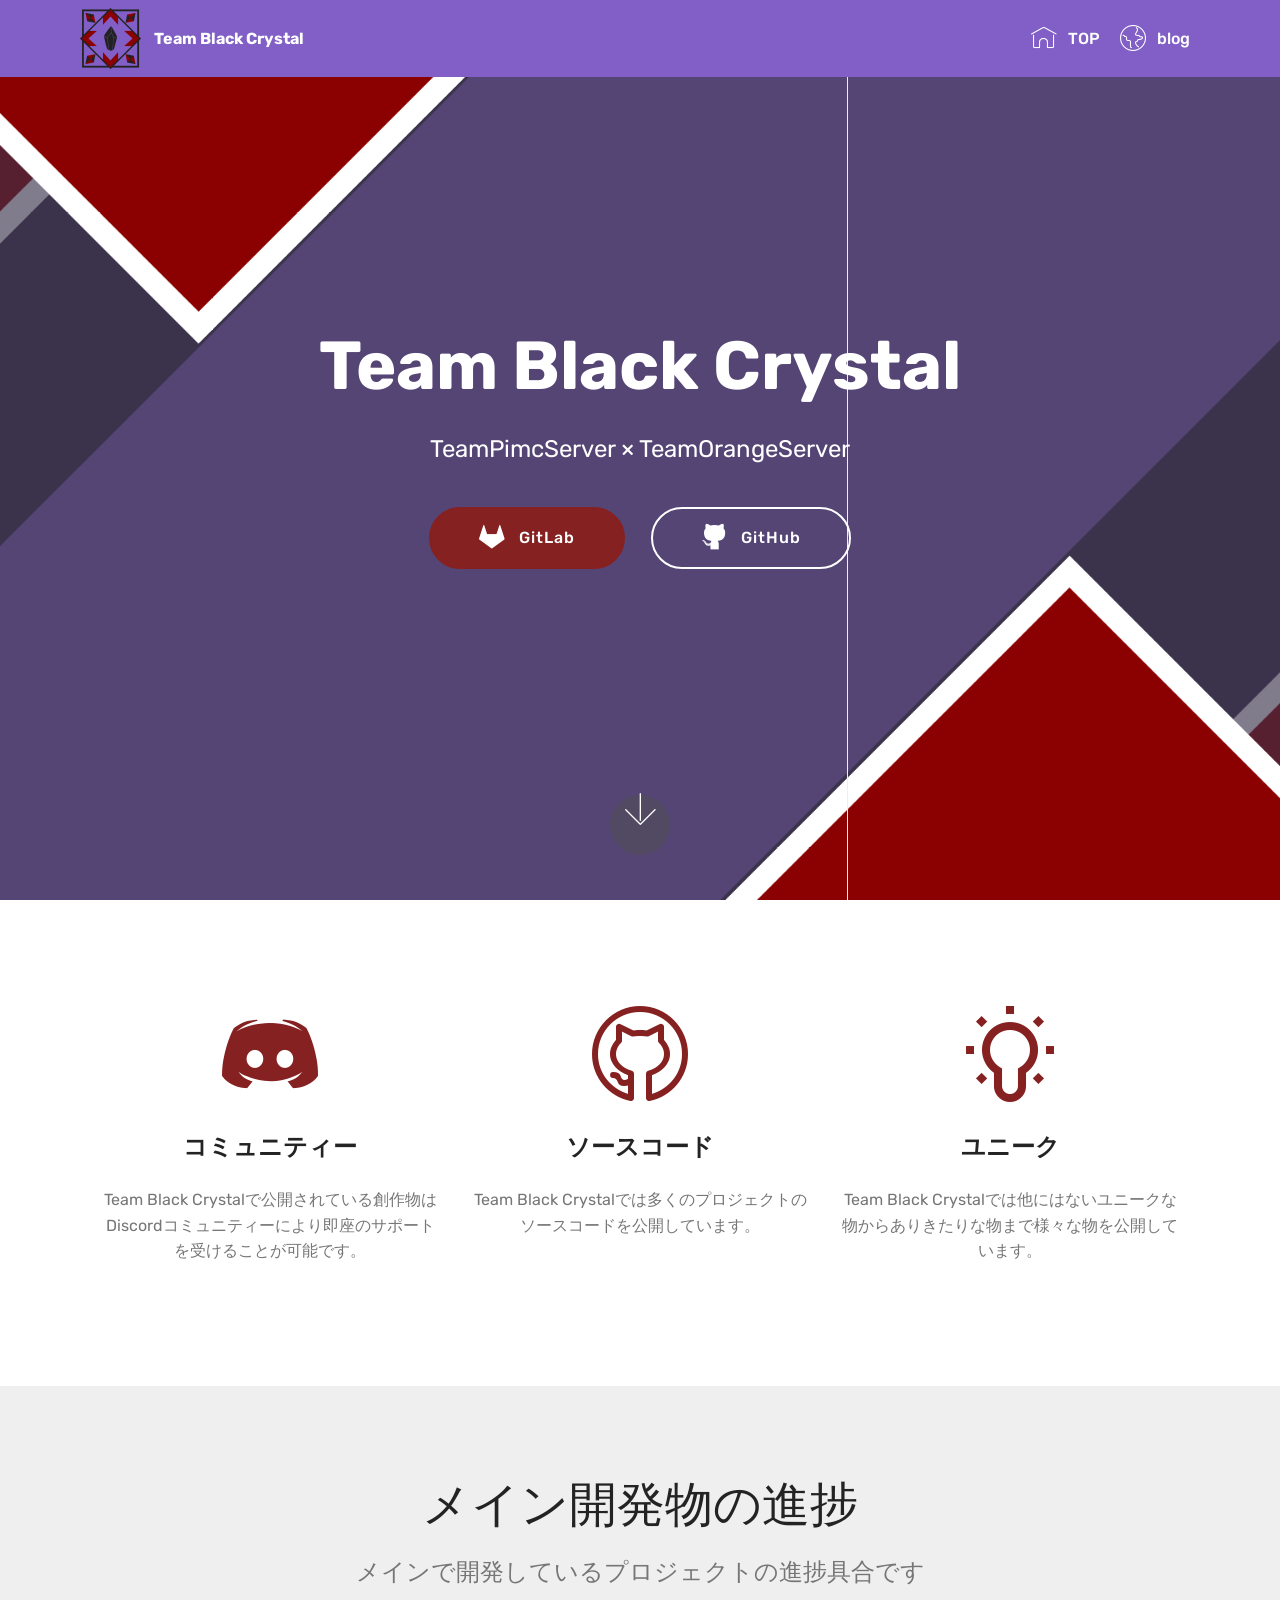
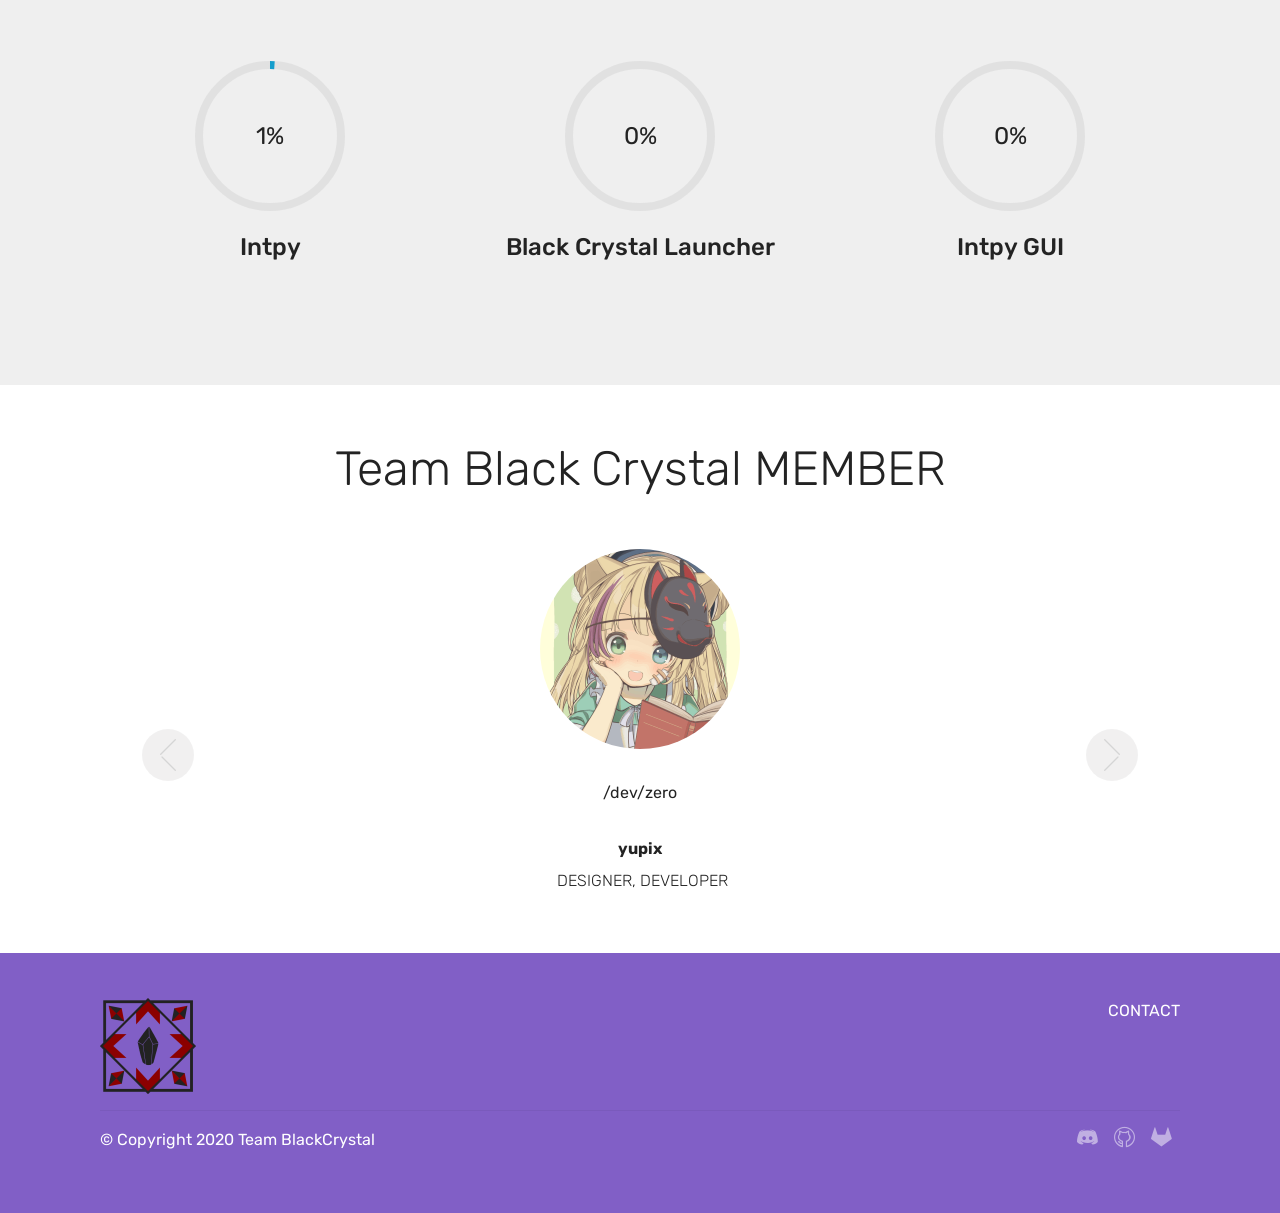
<file: docs/index.html>
<!DOCTYPE html>
<html  >
<head>
  <!-- Site made with Mobirise Website Builder v4.12.4, https://mobirise.com -->
  <meta charset="UTF-8">
  <meta http-equiv="X-UA-Compatible" content="IE=edge">
  <meta name="generator" content="Mobirise v4.12.4, mobirise.com">
  <meta name="viewport" content="width=device-width, initial-scale=1, minimum-scale=1">
  <link rel="shortcut icon" href="assets/images/team-black-crystal-122x122.png" type="image/x-icon">
  <meta name="description" content="TeamBlackCrystal">
  
  
  <title>TeamBlackCrystal-Home</title>
  <link rel="stylesheet" href="assets/web/assets/mobirise-icons2/mobirise2.css">
  <link rel="stylesheet" href="assets/web/assets/mobirise-icons-bold/mobirise-icons-bold.css">
  <link rel="stylesheet" href="assets/web/assets/mobirise-icons/mobirise-icons.css">
  <link rel="stylesheet" href="assets/bootstrap/css/bootstrap.min.css">
  <link rel="stylesheet" href="assets/bootstrap/css/bootstrap-grid.min.css">
  <link rel="stylesheet" href="assets/bootstrap/css/bootstrap-reboot.min.css">
  <link rel="stylesheet" href="assets/facebook-plugin/style.css">
  <link rel="stylesheet" href="assets/as-pie-progress/css/progress.min.css">
  <link rel="stylesheet" href="assets/dropdown/css/style.css">
  <link rel="stylesheet" href="assets/tether/tether.min.css">
  <link rel="stylesheet" href="assets/socicon/css/styles.css">
  <link rel="stylesheet" href="assets/animatecss/animate.min.css">
  <link rel="stylesheet" href="assets/theme/css/style.css">
  <link rel="preload" as="style" href="assets/mobirise/css/mbr-additional.css"><link rel="stylesheet" href="assets/mobirise/css/mbr-additional.css" type="text/css">
  
  
  
</head>
<body>
  <section class="menu cid-qTkzRZLJNu" once="menu" id="menu1-0">

    

    <nav class="navbar navbar-expand beta-menu navbar-dropdown align-items-center navbar-fixed-top navbar-toggleable-sm">
        <button class="navbar-toggler navbar-toggler-right" type="button" data-toggle="collapse" data-target="#navbarSupportedContent" aria-controls="navbarSupportedContent" aria-expanded="false" aria-label="Toggle navigation">
            <div class="hamburger">
                <span></span>
                <span></span>
                <span></span>
                <span></span>
            </div>
        </button>
        <div class="menu-logo">
            <div class="navbar-brand">
                <span class="navbar-logo">
                    <a href="https://mobirise.com">
                         <img src="assets/images/team-black-crystal-122x122.png" alt="Mobirise" title="" style="height: 3.8rem;">
                    </a>
                </span>
                <span class="navbar-caption-wrap"><a class="navbar-caption text-white display-4" href="index.html">Team Black Crystal</a></span>
            </div>
        </div>
        <div class="collapse navbar-collapse" id="navbarSupportedContent">
            <ul class="navbar-nav nav-dropdown nav-right" data-app-modern-menu="true"><li class="nav-item">
                    <a class="nav-link link text-white display-4" href="index.html"><span class="mbri-home mbr-iconfont mbr-iconfont-btn"></span>
                        TOP</a>
                </li><li class="nav-item"><a class="nav-link link text-white display-4" href="https://blog.akarinext.org/" target="_blank"><span class="mbri-globe mbr-iconfont mbr-iconfont-btn"></span>
                        blog</a></li></ul>
            
        </div>
    </nav>
</section>

<section class="engine"><a href="https://mobirise.info/b">how to create your own site for free</a></section><section class="cid-qTkA127IK8 mbr-fullscreen mbr-parallax-background" id="header2-1">

    

    

    <div class="container align-center">
        <div class="row justify-content-md-center">
            <div class="mbr-white col-md-10">
                <h1 class="mbr-section-title mbr-bold pb-3 mbr-fonts-style display-1">
                    Team Black Crystal</h1>
                
                <p class="mbr-text pb-3 mbr-fonts-style display-5">TeamPimcServer × TeamOrangeServer</p>
                <div class="mbr-section-btn"><a class="btn btn-md btn-secondary display-4" href="https://dev.akarinext.org/TeamBlackCrystal"><span class="socicon socicon-gitlab mbr-iconfont mbr-iconfont-btn"></span>GitLab</a>
                    <a class="btn btn-md btn-white-outline display-4" href="https://github.com/TeamBlackCrystal" target="_blank"><span class="socicon socicon-github mbr-iconfont mbr-iconfont-btn"></span>GitHub</a></div>
            </div>
        </div>
    </div>
    <div class="mbr-arrow hidden-sm-down" aria-hidden="true">
        <a href="#next">
            <i class="mbri-down mbr-iconfont"></i>
        </a>
    </div>
</section>

<section class="features1 cid-s3Rqsd0TFy" id="features1-4">
    
    

    
    <div class="container">
        <div class="media-container-row">

            <div class="card p-3 col-12 col-md-6 col-lg-4">
                <div class="card-img pb-3">
                    <span class="mbr-iconfont socicon-discord socicon" style="color: rgb(134, 33, 33); fill: rgb(134, 33, 33);"></span>
                </div>
                <div class="card-box">
                    <h4 class="card-title py-3 mbr-fonts-style display-5"><strong>コミュニティー</strong></h4>
                    <p class="mbr-text mbr-fonts-style display-7">Team Black Crystalで公開されている創作物は<br>Discordコミュニティーにより即座のサポートを受けることが可能です。</p>
                </div>
            </div>

            <div class="card p-3 col-12 col-md-6 col-lg-4">
                <div class="card-img pb-3">
                    <span class="mbr-iconfont mbrib-github" style="color: rgb(134, 33, 33); fill: rgb(134, 33, 33);"></span>
                </div>
                <div class="card-box">
                    <h4 class="card-title py-3 mbr-fonts-style display-5"><strong>ソースコード</strong></h4>
                    <p class="mbr-text mbr-fonts-style display-7">Team Black Crystalでは多くのプロジェクトのソースコードを公開しています。</p>
                </div>
            </div>

            <div class="card p-3 col-12 col-md-6 col-lg-4">
                <div class="card-img pb-3">
                    <span class="mbr-iconfont mobi-mbri-idea mobi-mbri" style="color: rgb(134, 33, 33); fill: rgb(134, 33, 33);"></span>
                </div>
                <div class="card-box">
                    <h4 class="card-title py-3 mbr-fonts-style display-5"><strong>
                        ユニーク</strong></h4>
                    <p class="mbr-text mbr-fonts-style display-7">Team Black Crystalでは他にはないユニークな物からありきたりな物まで様々な物を公開しています。</p>
                </div>
            </div>

            

        </div>

    </div>

</section>

<section class="progress-bars3 cid-s3RG0T0Ah2" id="progress-bars3-6">
 
     

    
    
    <div class="container">
        <h2 class="mbr-section-title pb-3 align-center mbr-fonts-style display-2">メイン開発物の進捗</h2>

        <h3 class="mbr-section-subtitle mbr-fonts-style display-5">
            メインで開発しているプロジェクトの進捗具合です</h3>
    
        <div class="media-container-row pt-5 mt-2">
            <div class="card p-3 align-center">
                <div class="wrap">
                    <div class="pie_progress progress1" role="progressbar" data-goal="1">
                        <p class="pie_progress__number mbr-fonts-style display-5">1%</p>
                    </div>
                </div> 
                <div class="mbr-crt-title pt-3">
                    <h4 class="card-title py-2 mbr-fonts-style display-5">
                        Intpy</h4>
                </div>                 
            </div>

            <div class="card p-3 align-center">
                <div class="wrap">
                    <div class="pie_progress progress2" role="progressbar" data-goal="0">
                        <p class="pie_progress__number mbr-fonts-style display-5"></p>
                    </div>
                </div> 
                <div class="mbr-crt-title pt-3">
                    <h4 class="card-title py-2 mbr-fonts-style display-5">
                        Black Crystal Launcher</h4>
                </div>                 
            </div>

            <div class="card p-3 align-center">
                <div class="wrap">
                    <div class="pie_progress progress3" role="progressbar" data-goal="0">
                        <p class="pie_progress__number mbr-fonts-style display-5"></p>
                    </div>
                </div> 
                <div class="mbr-crt-title pt-3">
                    <h4 class="card-title py-2 mbr-fonts-style display-5">
                        Intpy GUI</h4>
                </div>                 
            </div>

            

            

            
        </div>
</div></section>

<section class="carousel slide testimonials-slider cid-s3RFWY7NwM" data-interval="false" id="testimonials-slider1-5">
    
    

    

    <div class="container text-center">
        <h2 class="pb-5 mbr-fonts-style display-2">Team Black Crystal MEMBER</h2>

        <div class="carousel slide" role="listbox" data-pause="true" data-keyboard="false" data-ride="carousel" data-interval="5000">
            <div class="carousel-inner">
                
                
            <div class="carousel-item">
                    <div class="user col-md-8">
                        <div class="user_image">
                            <img src="assets/images/yupix-icon-400x400.png" alt="" title="">
                        </div>
                        <div class="user_text pb-3">
                            <p class="mbr-fonts-style display-7">
                                /dev/zero</p>
                        </div>
                        <div class="user_name mbr-bold pb-2 mbr-fonts-style display-7">yupix</div>
                        <div class="user_desk mbr-light mbr-fonts-style display-7">&nbsp;DESIGNER, DEVELOPER</div>
                    </div>
                </div><div class="carousel-item">
                    <div class="user col-md-8">
                        <div class="user_image">
                            <img src="assets/images/download20200405003530-400x400.png" alt="" title="">
                        </div>
                        <div class="user_text pb-3">
                            <p class="mbr-fonts-style display-7">/dev/null</p>
                        </div>
                        <div class="user_name mbr-bold pb-2 mbr-fonts-style display-7">
                            aki</div>
                        <div class="user_desk mbr-light mbr-fonts-style display-7">&nbsp;DEVELOPER
                        </div>
                    </div>
                </div></div>

            <div class="carousel-controls">
                <a class="carousel-control-prev" role="button" data-slide="prev">
                  <span aria-hidden="true" class="mbri-arrow-prev mbr-iconfont"></span>
                  <span class="sr-only">Previous</span>
                </a>
                
                <a class="carousel-control-next" role="button" data-slide="next">
                  <span aria-hidden="true" class="mbri-arrow-next mbr-iconfont"></span>
                  <span class="sr-only">Next</span>
                </a>
            </div>
        </div>
    </div>
</section>

<section class="cid-s3RpatLoHn" id="footer5-3">

    

    

    <div class="container">
        <div class="media-container-row">
            <div class="col-md-3">
                <div class="media-wrap">
                    
                       <img src="assets/images/team-black-crystal-192x192.png" alt="Mobirise" title="">
                    
                </div>
            </div>
            <div class="col-md-9">
                <p class="mbr-text align-right links mbr-fonts-style display-7">&nbsp; &nbsp; &nbsp; &nbsp; &nbsp; &nbsp; &nbsp; &nbsp; &nbsp; &nbsp; &nbsp; &nbsp;&nbsp;<a href="https://discord.gg/uDNyePY" class="text-white" target="_blank">CONTACT</a>
                </p>
            </div>
        </div>
        <div class="footer-lower">
            <div class="media-container-row">
                <div class="col-md-12">
                    <hr>
                </div>
            </div>
            <div class="media-container-row mbr-white">
                <div class="col-md-6 copyright">
                    <p class="mbr-text mbr-fonts-style display-7">
                        © Copyright 2020 Team BlackCrystal</p>
                </div>
                <div class="col-md-6">
                    <div class="social-list align-right">
                        <div class="soc-item">
                            <a href="https://discord.gg/uDNyePY" target="_blank">
                                <span class="mbr-iconfont mbr-iconfont-social socicon-discord socicon" style="color: rgb(255, 255, 255); fill: rgb(255, 255, 255);"></span>
                            </a>
                        </div>
                        <div class="soc-item">
                            <a href="https://github.com/TeamBlackCrystal" target="_blank">
                                <span class="mbr-iconfont mbr-iconfont-social mbrib-github" style="color: rgb(255, 255, 255); fill: rgb(255, 255, 255);"></span>
                            </a>
                        </div>
                        <div class="soc-item">
                            <a href="https://dev.akarinext.org/TeamBlackCrystal" target="_blank">
                                <span class="mbr-iconfont mbr-iconfont-social socicon-gitlab socicon" style="color: rgb(255, 255, 255); fill: rgb(255, 255, 255);"></span>
                            </a>
                        </div>
                        
                        
                        
                    </div>
                </div>
            </div>
        </div>
    </div>
</section>


  <script src="assets/web/assets/jquery/jquery.min.js"></script>
  <script src="assets/popper/popper.min.js"></script>
  <script src="assets/bootstrap/js/bootstrap.min.js"></script>
  <script src="https://connect.facebook.net/en_US/sdk.js#xfbml=1&version=v2.5"></script>
  <script src="https://apis.google.com/js/plusone.js"></script>
  <script src="assets/facebook-plugin/facebook-script.js"></script>
  <script src="assets/as-pie-progress/jquery-as-pie-progress.min.js"></script>
  <script src="assets/touchswipe/jquery.touch-swipe.min.js"></script>
  <script src="assets/smoothscroll/smooth-scroll.js"></script>
  <script src="assets/viewportchecker/jquery.viewportchecker.js"></script>
  <script src="assets/parallax/jarallax.min.js"></script>
  <script src="assets/dropdown/js/nav-dropdown.js"></script>
  <script src="assets/dropdown/js/navbar-dropdown.js"></script>
  <script src="assets/bootstrapcarouselswipe/bootstrap-carousel-swipe.js"></script>
  <script src="assets/mbr-testimonials-slider/mbr-testimonials-slider.js"></script>
  <script src="assets/tether/tether.min.js"></script>
  <script src="assets/theme/js/script.js"></script>
  
  
  <input name="animation" type="hidden">
  </body>
</html>
</file>
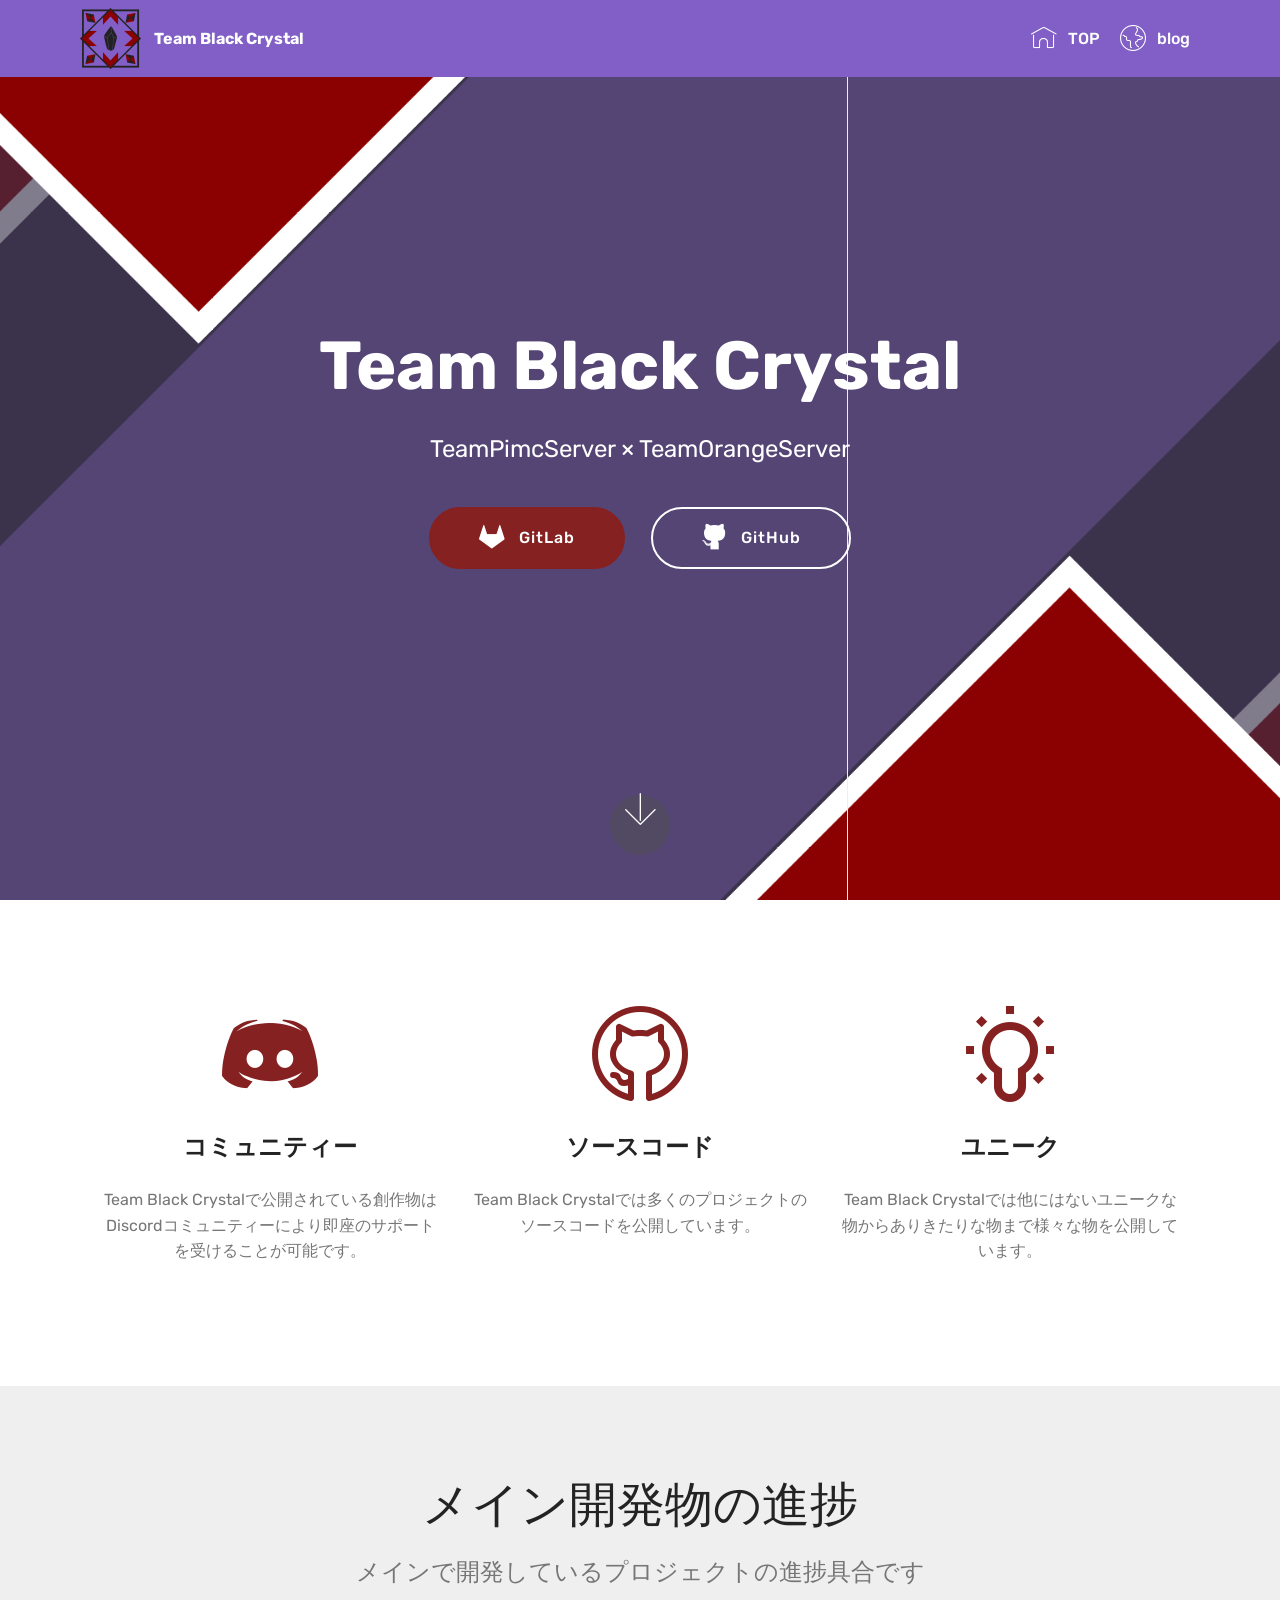
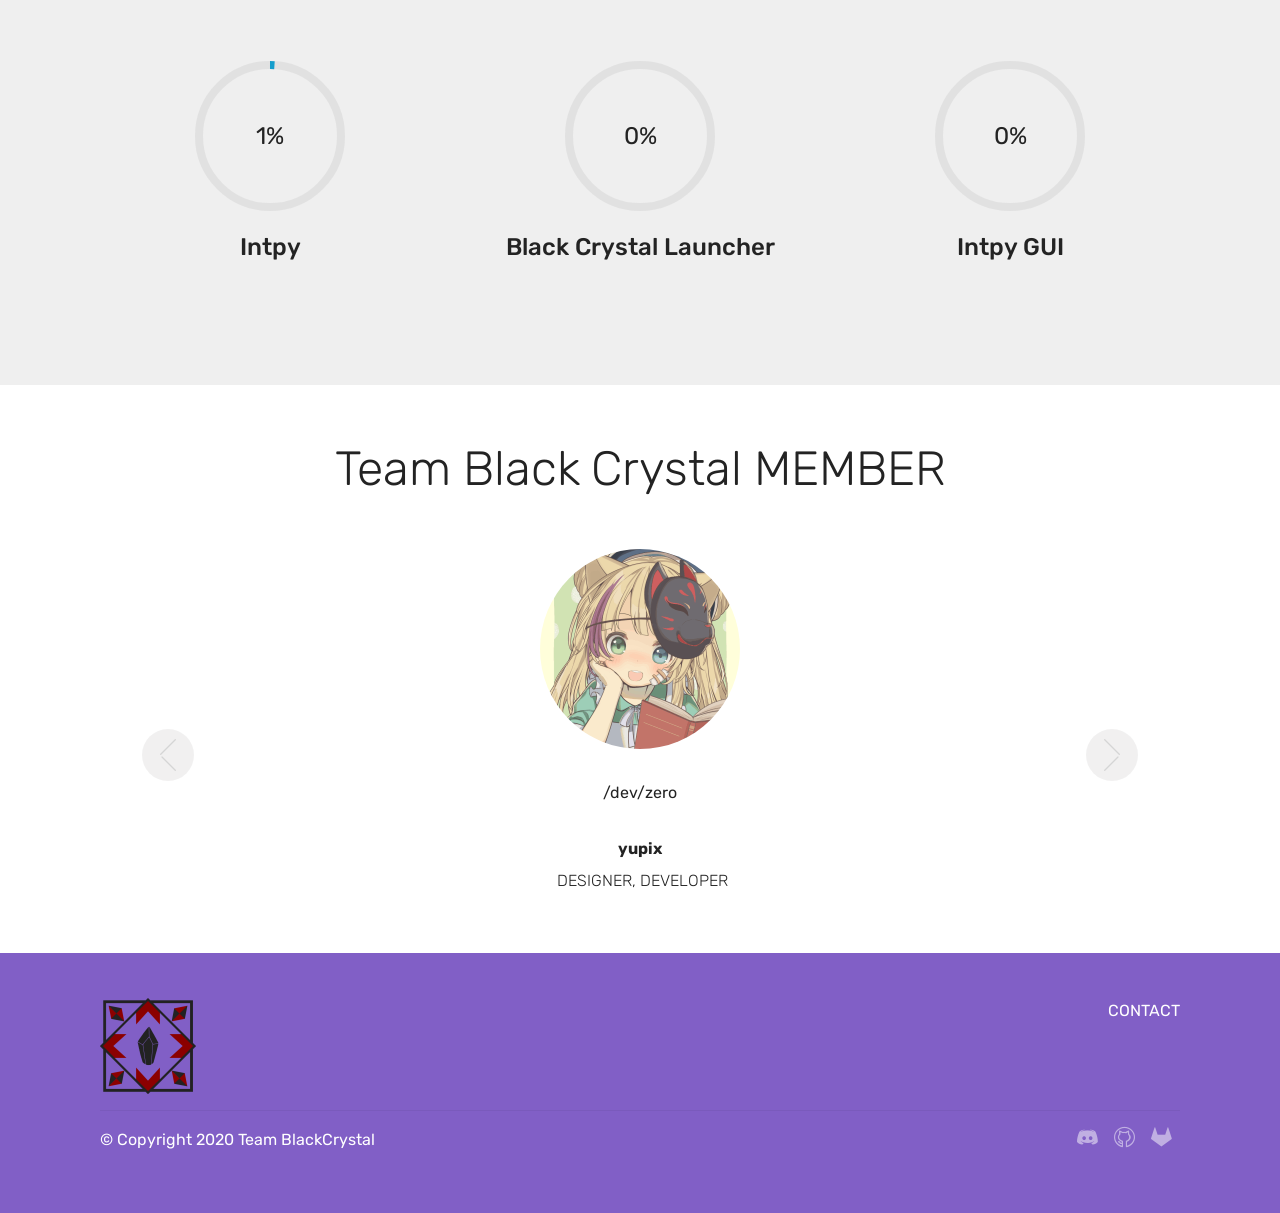
<file: dosc/index.html>
<!DOCTYPE html>
<html  >
<head>
  <!-- Site made with Mobirise Website Builder v4.12.4, https://mobirise.com -->
  <meta charset="UTF-8">
  <meta http-equiv="X-UA-Compatible" content="IE=edge">
  <meta name="generator" content="Mobirise v4.12.4, mobirise.com">
  <meta name="viewport" content="width=device-width, initial-scale=1, minimum-scale=1">
  <link rel="shortcut icon" href="assets/images/team-black-crystal-122x122.png" type="image/x-icon">
  <meta name="description" content="TeamBlackCrystal">
  
  
  <title>TeamBlackCrystal-Home</title>
  <link rel="stylesheet" href="assets/web/assets/mobirise-icons2/mobirise2.css">
  <link rel="stylesheet" href="assets/web/assets/mobirise-icons-bold/mobirise-icons-bold.css">
  <link rel="stylesheet" href="assets/web/assets/mobirise-icons/mobirise-icons.css">
  <link rel="stylesheet" href="assets/bootstrap/css/bootstrap.min.css">
  <link rel="stylesheet" href="assets/bootstrap/css/bootstrap-grid.min.css">
  <link rel="stylesheet" href="assets/bootstrap/css/bootstrap-reboot.min.css">
  <link rel="stylesheet" href="assets/facebook-plugin/style.css">
  <link rel="stylesheet" href="assets/as-pie-progress/css/progress.min.css">
  <link rel="stylesheet" href="assets/dropdown/css/style.css">
  <link rel="stylesheet" href="assets/tether/tether.min.css">
  <link rel="stylesheet" href="assets/socicon/css/styles.css">
  <link rel="stylesheet" href="assets/animatecss/animate.min.css">
  <link rel="stylesheet" href="assets/theme/css/style.css">
  <link rel="preload" as="style" href="assets/mobirise/css/mbr-additional.css"><link rel="stylesheet" href="assets/mobirise/css/mbr-additional.css" type="text/css">
  
  
  
</head>
<body>
  <section class="menu cid-qTkzRZLJNu" once="menu" id="menu1-0">

    

    <nav class="navbar navbar-expand beta-menu navbar-dropdown align-items-center navbar-fixed-top navbar-toggleable-sm">
        <button class="navbar-toggler navbar-toggler-right" type="button" data-toggle="collapse" data-target="#navbarSupportedContent" aria-controls="navbarSupportedContent" aria-expanded="false" aria-label="Toggle navigation">
            <div class="hamburger">
                <span></span>
                <span></span>
                <span></span>
                <span></span>
            </div>
        </button>
        <div class="menu-logo">
            <div class="navbar-brand">
                <span class="navbar-logo">
                    <a href="https://mobirise.com">
                         <img src="assets/images/team-black-crystal-122x122.png" alt="Mobirise" title="" style="height: 3.8rem;">
                    </a>
                </span>
                <span class="navbar-caption-wrap"><a class="navbar-caption text-white display-4" href="https://mobirise.com">Team Black Crystal</a></span>
            </div>
        </div>
        <div class="collapse navbar-collapse" id="navbarSupportedContent">
            <ul class="navbar-nav nav-dropdown nav-right" data-app-modern-menu="true"><li class="nav-item">
                    <a class="nav-link link text-white display-4" href="https://mobirise.com"><span class="mbri-home mbr-iconfont mbr-iconfont-btn"></span>
                        TOP</a>
                </li><li class="nav-item"><a class="nav-link link text-white display-4" href="https://blog.akarinext.org/" target="_blank"><span class="mbri-globe mbr-iconfont mbr-iconfont-btn"></span>
                        blog</a></li></ul>
            
        </div>
    </nav>
</section>

<section class="engine"><a href="https://mobirise.info/u">bootstrap website templates</a></section><section class="cid-qTkA127IK8 mbr-fullscreen mbr-parallax-background" id="header2-1">

    

    

    <div class="container align-center">
        <div class="row justify-content-md-center">
            <div class="mbr-white col-md-10">
                <h1 class="mbr-section-title mbr-bold pb-3 mbr-fonts-style display-1">
                    Team Black Crystal</h1>
                
                <p class="mbr-text pb-3 mbr-fonts-style display-5">TeamPimcServer × TeamOrangeServer</p>
                <div class="mbr-section-btn"><a class="btn btn-md btn-secondary display-4" href="https://dev.akarinext.org/TeamBlackCrystal"><span class="socicon socicon-gitlab mbr-iconfont mbr-iconfont-btn"></span>GitLab</a>
                    <a class="btn btn-md btn-white-outline display-4" href="https://github.com/TeamBlackCrystal" target="_blank"><span class="socicon socicon-github mbr-iconfont mbr-iconfont-btn"></span>GitHub</a></div>
            </div>
        </div>
    </div>
    <div class="mbr-arrow hidden-sm-down" aria-hidden="true">
        <a href="#next">
            <i class="mbri-down mbr-iconfont"></i>
        </a>
    </div>
</section>

<section class="features1 cid-s3Rqsd0TFy" id="features1-4">
    
    

    
    <div class="container">
        <div class="media-container-row">

            <div class="card p-3 col-12 col-md-6 col-lg-4">
                <div class="card-img pb-3">
                    <span class="mbr-iconfont socicon-discord socicon" style="color: rgb(134, 33, 33); fill: rgb(134, 33, 33);"></span>
                </div>
                <div class="card-box">
                    <h4 class="card-title py-3 mbr-fonts-style display-5"><strong>コミュニティー</strong></h4>
                    <p class="mbr-text mbr-fonts-style display-7">Team Black Crystalで公開されている創作物は<br>Discordコミュニティーにより即座のサポートを受けることが可能です。</p>
                </div>
            </div>

            <div class="card p-3 col-12 col-md-6 col-lg-4">
                <div class="card-img pb-3">
                    <span class="mbr-iconfont mbrib-github" style="color: rgb(134, 33, 33); fill: rgb(134, 33, 33);"></span>
                </div>
                <div class="card-box">
                    <h4 class="card-title py-3 mbr-fonts-style display-5"><strong>ソースコード</strong></h4>
                    <p class="mbr-text mbr-fonts-style display-7">Team Black Crystalでは多くのプロジェクトのソースコードを公開しています。</p>
                </div>
            </div>

            <div class="card p-3 col-12 col-md-6 col-lg-4">
                <div class="card-img pb-3">
                    <span class="mbr-iconfont mobi-mbri-idea mobi-mbri" style="color: rgb(134, 33, 33); fill: rgb(134, 33, 33);"></span>
                </div>
                <div class="card-box">
                    <h4 class="card-title py-3 mbr-fonts-style display-5"><strong>
                        ユニーク</strong></h4>
                    <p class="mbr-text mbr-fonts-style display-7">Team Black Crystalでは他にはないユニークな物からありきたりな物まで様々な物を公開しています。</p>
                </div>
            </div>

            

        </div>

    </div>

</section>

<section class="progress-bars3 cid-s3RG0T0Ah2" id="progress-bars3-6">
 
     

    
    
    <div class="container">
        <h2 class="mbr-section-title pb-3 align-center mbr-fonts-style display-2">メイン開発物の進捗</h2>

        <h3 class="mbr-section-subtitle mbr-fonts-style display-5">
            メインで開発しているプロジェクトの進捗具合です</h3>
    
        <div class="media-container-row pt-5 mt-2">
            <div class="card p-3 align-center">
                <div class="wrap">
                    <div class="pie_progress progress1" role="progressbar" data-goal="1">
                        <p class="pie_progress__number mbr-fonts-style display-5">1%</p>
                    </div>
                </div> 
                <div class="mbr-crt-title pt-3">
                    <h4 class="card-title py-2 mbr-fonts-style display-5">
                        Intpy</h4>
                </div>                 
            </div>

            <div class="card p-3 align-center">
                <div class="wrap">
                    <div class="pie_progress progress2" role="progressbar" data-goal="0">
                        <p class="pie_progress__number mbr-fonts-style display-5"></p>
                    </div>
                </div> 
                <div class="mbr-crt-title pt-3">
                    <h4 class="card-title py-2 mbr-fonts-style display-5">
                        Black Crystal Launcher</h4>
                </div>                 
            </div>

            <div class="card p-3 align-center">
                <div class="wrap">
                    <div class="pie_progress progress3" role="progressbar" data-goal="0">
                        <p class="pie_progress__number mbr-fonts-style display-5"></p>
                    </div>
                </div> 
                <div class="mbr-crt-title pt-3">
                    <h4 class="card-title py-2 mbr-fonts-style display-5">
                        Intpy GUI</h4>
                </div>                 
            </div>

            

            

            
        </div>
</div></section>

<section class="carousel slide testimonials-slider cid-s3RFWY7NwM" data-interval="false" id="testimonials-slider1-5">
    
    

    

    <div class="container text-center">
        <h2 class="pb-5 mbr-fonts-style display-2">Team Black Crystal MEMBER</h2>

        <div class="carousel slide" role="listbox" data-pause="true" data-keyboard="false" data-ride="carousel" data-interval="5000">
            <div class="carousel-inner">
                
                
            <div class="carousel-item">
                    <div class="user col-md-8">
                        <div class="user_image">
                            <img src="assets/images/yupix-icon-400x400.png" alt="" title="">
                        </div>
                        <div class="user_text pb-3">
                            <p class="mbr-fonts-style display-7">
                                /dev/zero</p>
                        </div>
                        <div class="user_name mbr-bold pb-2 mbr-fonts-style display-7">yupix</div>
                        <div class="user_desk mbr-light mbr-fonts-style display-7">&nbsp;DESIGNER, DEVELOPER</div>
                    </div>
                </div><div class="carousel-item">
                    <div class="user col-md-8">
                        <div class="user_image">
                            <img src="assets/images/download20200405003530-400x400.png" alt="" title="">
                        </div>
                        <div class="user_text pb-3">
                            <p class="mbr-fonts-style display-7">/dev/null</p>
                        </div>
                        <div class="user_name mbr-bold pb-2 mbr-fonts-style display-7">
                            aki</div>
                        <div class="user_desk mbr-light mbr-fonts-style display-7">&nbsp;DEVELOPER
                        </div>
                    </div>
                </div></div>

            <div class="carousel-controls">
                <a class="carousel-control-prev" role="button" data-slide="prev">
                  <span aria-hidden="true" class="mbri-arrow-prev mbr-iconfont"></span>
                  <span class="sr-only">Previous</span>
                </a>
                
                <a class="carousel-control-next" role="button" data-slide="next">
                  <span aria-hidden="true" class="mbri-arrow-next mbr-iconfont"></span>
                  <span class="sr-only">Next</span>
                </a>
            </div>
        </div>
    </div>
</section>

<section class="cid-s3RpatLoHn" id="footer5-3">

    

    

    <div class="container">
        <div class="media-container-row">
            <div class="col-md-3">
                <div class="media-wrap">
                    <a href="https://mobirise.co/">
                       <img src="assets/images/team-black-crystal-192x192.png" alt="Mobirise" title="">
                    </a>
                </div>
            </div>
            <div class="col-md-9">
                <p class="mbr-text align-right links mbr-fonts-style display-7">&nbsp; &nbsp; &nbsp; &nbsp; &nbsp; &nbsp; &nbsp; &nbsp; &nbsp; &nbsp; &nbsp; &nbsp;&nbsp;<a href="https://canary.discordapp.com/channels/530299114387406860/548338561905328128/548340102850543618" class="text-white" target="_blank">CONTACT</a>
                </p>
            </div>
        </div>
        <div class="footer-lower">
            <div class="media-container-row">
                <div class="col-md-12">
                    <hr>
                </div>
            </div>
            <div class="media-container-row mbr-white">
                <div class="col-md-6 copyright">
                    <p class="mbr-text mbr-fonts-style display-7">
                        © Copyright 2020 Team BlackCrystal</p>
                </div>
                <div class="col-md-6">
                    <div class="social-list align-right">
                        <div class="soc-item">
                            <a href="https://discord.gg/uDNyePY" target="_blank">
                                <span class="mbr-iconfont mbr-iconfont-social socicon-discord socicon" style="color: rgb(255, 255, 255); fill: rgb(255, 255, 255);"></span>
                            </a>
                        </div>
                        <div class="soc-item">
                            <a href="https://github.com/TeamBlackCrystal" target="_blank">
                                <span class="mbr-iconfont mbr-iconfont-social mbrib-github" style="color: rgb(255, 255, 255); fill: rgb(255, 255, 255);"></span>
                            </a>
                        </div>
                        <div class="soc-item">
                            <a href="https://dev.akarinext.org/TeamBlackCrystal" target="_blank">
                                <span class="mbr-iconfont mbr-iconfont-social socicon-gitlab socicon" style="color: rgb(255, 255, 255); fill: rgb(255, 255, 255);"></span>
                            </a>
                        </div>
                        
                        
                        
                    </div>
                </div>
            </div>
        </div>
    </div>
</section>


  <script src="assets/web/assets/jquery/jquery.min.js"></script>
  <script src="assets/popper/popper.min.js"></script>
  <script src="assets/bootstrap/js/bootstrap.min.js"></script>
  <script src="https://connect.facebook.net/en_US/sdk.js#xfbml=1&version=v2.5"></script>
  <script src="https://apis.google.com/js/plusone.js"></script>
  <script src="assets/facebook-plugin/facebook-script.js"></script>
  <script src="assets/as-pie-progress/jquery-as-pie-progress.min.js"></script>
  <script src="assets/touchswipe/jquery.touch-swipe.min.js"></script>
  <script src="assets/smoothscroll/smooth-scroll.js"></script>
  <script src="assets/viewportchecker/jquery.viewportchecker.js"></script>
  <script src="assets/parallax/jarallax.min.js"></script>
  <script src="assets/dropdown/js/nav-dropdown.js"></script>
  <script src="assets/dropdown/js/navbar-dropdown.js"></script>
  <script src="assets/bootstrapcarouselswipe/bootstrap-carousel-swipe.js"></script>
  <script src="assets/mbr-testimonials-slider/mbr-testimonials-slider.js"></script>
  <script src="assets/tether/tether.min.js"></script>
  <script src="assets/theme/js/script.js"></script>
  
  
  <input name="animation" type="hidden">
  </body>
</html>
</file>
<file: docs/assets/web/assets/mobirise-icons2/mobirise2.css>
@font-face {
  font-family: 'Moririse2';
  font-display: swap;
  src:  url('mobirise2.eot?f2bix4');
  src:  url('mobirise2.eot?f2bix4#iefix') format('embedded-opentype'),
    url('mobirise2.ttf?f2bix4') format('truetype'),
    url('mobirise2.woff?f2bix4') format('woff'),
    url('mobirise2.svg?f2bix4#mobirise2') format('svg');
  font-weight: normal;
  font-style: normal;
}

[class^="mobi-"], [class*=" mobi-"] {
  /* use !important to prevent issues with browser extensions that change fonts */
  font-family: 'Moririse2' !important;
  speak: none;
  font-style: normal;
  font-weight: normal;
  font-variant: normal;
  text-transform: none;
  line-height: 1;

  /* Better Font Rendering =========== */
  -webkit-font-smoothing: antialiased;
  -moz-osx-font-smoothing: grayscale;
}

.mobi-mbri-add-submenu:before {
  content: "\e900";
}
.mobi-mbri-alert:before {
  content: "\e901";
}
.mobi-mbri-align-center:before {
  content: "\e902";
}
.mobi-mbri-align-justify:before {
  content: "\e903";
}
.mobi-mbri-align-left:before {
  content: "\e904";
}
.mobi-mbri-align-right:before {
  content: "\e905";
}
.mobi-mbri-android:before {
  content: "\e906";
}
.mobi-mbri-apple:before {
  content: "\e907";
}
.mobi-mbri-arrow-down:before {
  content: "\e908";
}
.mobi-mbri-arrow-next:before {
  content: "\e909";
}
.mobi-mbri-arrow-prev:before {
  content: "\e90a";
}
.mobi-mbri-arrow-up:before {
  content: "\e90b";
}
.mobi-mbri-bold:before {
  content: "\e90c";
}
.mobi-mbri-bookmark:before {
  content: "\e90d";
}
.mobi-mbri-bootstrap:before {
  content: "\e90e";
}
.mobi-mbri-briefcase:before {
  content: "\e90f";
}
.mobi-mbri-browse:before {
  content: "\e910";
}
.mobi-mbri-bulleted-list:before {
  content: "\e911";
}
.mobi-mbri-calendar:before {
  content: "\e912";
}
.mobi-mbri-camera:before {
  content: "\e913";
}
.mobi-mbri-cart-add:before {
  content: "\e914";
}
.mobi-mbri-cart-full:before {
  content: "\e915";
}
.mobi-mbri-cash:before {
  content: "\e916";
}
.mobi-mbri-change-style:before {
  content: "\e917";
}
.mobi-mbri-chat:before {
  content: "\e918";
}
.mobi-mbri-clock:before {
  content: "\e919";
}
.mobi-mbri-close:before {
  content: "\e91a";
}
.mobi-mbri-cloud:before {
  content: "\e91b";
}
.mobi-mbri-code:before {
  content: "\e91c";
}
.mobi-mbri-contact-form:before {
  content: "\e91d";
}
.mobi-mbri-credit-card:before {
  content: "\e91e";
}
.mobi-mbri-cursor-click:before {
  content: "\e91f";
}
.mobi-mbri-cust-feedback:before {
  content: "\e920";
}
.mobi-mbri-database:before {
  content: "\e921";
}
.mobi-mbri-delivery:before {
  content: "\e922";
}
.mobi-mbri-desktop:before {
  content: "\e923";
}
.mobi-mbri-devices:before {
  content: "\e924";
}
.mobi-mbri-down:before {
  content: "\e925";
}
.mobi-mbri-download-2:before {
  content: "\e926";
}
.mobi-mbri-download:before {
  content: "\e927";
}
.mobi-mbri-drag-n-drop-2:before {
  content: "\e928";
}
.mobi-mbri-drag-n-drop:before {
  content: "\e929";
}
.mobi-mbri-edit-2:before {
  content: "\e92a";
}
.mobi-mbri-edit:before {
  content: "\e92b";
}
.mobi-mbri-error:before {
  content: "\e92c";
}
.mobi-mbri-extension:before {
  content: "\e92d";
}
.mobi-mbri-features:before {
  content: "\e92e";
}
.mobi-mbri-file:before {
  content: "\e92f";
}
.mobi-mbri-flag:before {
  content: "\e930";
}
.mobi-mbri-folder:before {
  content: "\e931";
}
.mobi-mbri-gift:before {
  content: "\e932";
}
.mobi-mbri-github:before {
  content: "\e933";
}
.mobi-mbri-globe-2:before {
  content: "\e934";
}
.mobi-mbri-globe:before {
  content: "\e935";
}
.mobi-mbri-growing-chart:before {
  content: "\e936";
}
.mobi-mbri-hearth:before {
  content: "\e937";
}
.mobi-mbri-help:before {
  content: "\e938";
}
.mobi-mbri-home:before {
  content: "\e939";
}
.mobi-mbri-hot-cup:before {
  content: "\e93a";
}
.mobi-mbri-idea:before {
  content: "\e93b";
}
.mobi-mbri-image-gallery:before {
  content: "\e93c";
}
.mobi-mbri-image-slider:before {
  content: "\e93d";
}
.mobi-mbri-info:before {
  content: "\e93e";
}
.mobi-mbri-italic:before {
  content: "\e93f";
}
.mobi-mbri-key:before {
  content: "\e940";
}
.mobi-mbri-laptop:before {
  content: "\e941";
}
.mobi-mbri-layers:before {
  content: "\e942";
}
.mobi-mbri-left-right:before {
  content: "\e943";
}
.mobi-mbri-left:before {
  content: "\e944";
}
.mobi-mbri-letter:before {
  content: "\e945";
}
.mobi-mbri-like:before {
  content: "\e946";
}
.mobi-mbri-link:before {
  content: "\e947";
}
.mobi-mbri-lock:before {
  content: "\e948";
}
.mobi-mbri-login:before {
  content: "\e949";
}
.mobi-mbri-logout:before {
  content: "\e94a";
}
.mobi-mbri-magic-stick:before {
  content: "\e94b";
}
.mobi-mbri-map-pin:before {
  content: "\e94c";
}
.mobi-mbri-menu:before {
  content: "\e94d";
}
.mobi-mbri-mobile-2:before {
  content: "\e94e";
}
.mobi-mbri-mobile-horizontal:before {
  content: "\e94f";
}
.mobi-mbri-mobile:before {
  content: "\e950";
}
.mobi-mbri-mobirise:before {
  content: "\e951";
}
.mobi-mbri-more-horizontal:before {
  content: "\e952";
}
.mobi-mbri-more-vertical:before {
  content: "\e953";
}
.mobi-mbri-music:before {
  content: "\e954";
}
.mobi-mbri-new-file:before {
  content: "\e955";
}
.mobi-mbri-numbered-list:before {
  content: "\e956";
}
.mobi-mbri-opened-folder:before {
  content: "\e957";
}
.mobi-mbri-pages:before {
  content: "\e958";
}
.mobi-mbri-paper-plane:before {
  content: "\e959";
}
.mobi-mbri-paperclip:before {
  content: "\e95a";
}
.mobi-mbri-phone:before {
  content: "\e95b";
}
.mobi-mbri-photo:before {
  content: "\e95c";
}
.mobi-mbri-photos:before {
  content: "\e95d";
}
.mobi-mbri-pin:before {
  content: "\e95e";
}
.mobi-mbri-play:before {
  content: "\e95f";
}
.mobi-mbri-plus:before {
  content: "\e960";
}
.mobi-mbri-preview:before {
  content: "\e961";
}
.mobi-mbri-print:before {
  content: "\e962";
}
.mobi-mbri-protect:before {
  content: "\e963";
}
.mobi-mbri-question:before {
  content: "\e964";
}
.mobi-mbri-quote-left:before {
  content: "\e965";
}
.mobi-mbri-quote-right:before {
  content: "\e966";
}
.mobi-mbri-redo:before {
  content: "\e967";
}
.mobi-mbri-refresh:before {
  content: "\e968";
}
.mobi-mbri-responsive-2:before {
  content: "\e969";
}
.mobi-mbri-responsive:before {
  content: "\e96a";
}
.mobi-mbri-right:before {
  content: "\e96b";
}
.mobi-mbri-rocket:before {
  content: "\e96c";
}
.mobi-mbri-sad-face:before {
  content: "\e96d";
}
.mobi-mbri-sale:before {
  content: "\e96e";
}
.mobi-mbri-save:before {
  content: "\e96f";
}
.mobi-mbri-search:before {
  content: "\e970";
}
.mobi-mbri-setting-2:before {
  content: "\e971";
}
.mobi-mbri-setting-3:before {
  content: "\e972";
}
.mobi-mbri-setting:before {
  content: "\e973";
}
.mobi-mbri-share:before {
  content: "\e974";
}
.mobi-mbri-shopping-bag:before {
  content: "\e975";
}
.mobi-mbri-shopping-basket:before {
  content: "\e976";
}
.mobi-mbri-shopping-cart:before {
  content: "\e977";
}
.mobi-mbri-sites:before {
  content: "\e978";
}
.mobi-mbri-smile-face:before {
  content: "\e979";
}
.mobi-mbri-speed:before {
  content: "\e97a";
}
.mobi-mbri-star:before {
  content: "\e97b";
}
.mobi-mbri-success:before {
  content: "\e97c";
}
.mobi-mbri-sun:before {
  content: "\e97d";
}
.mobi-mbri-sun2:before {
  content: "\e97e";
}
.mobi-mbri-tablet-vertical:before {
  content: "\e97f";
}
.mobi-mbri-tablet:before {
  content: "\e980";
}
.mobi-mbri-target:before {
  content: "\e981";
}
.mobi-mbri-timer:before {
  content: "\e982";
}
.mobi-mbri-to-ftp:before {
  content: "\e983";
}
.mobi-mbri-to-local-drive:before {
  content: "\e984";
}
.mobi-mbri-touch-swipe:before {
  content: "\e985";
}
.mobi-mbri-touch:before {
  content: "\e986";
}
.mobi-mbri-trash:before {
  content: "\e987";
}
.mobi-mbri-underline:before {
  content: "\e988";
}
.mobi-mbri-undo:before {
  content: "\e989";
}
.mobi-mbri-unlink:before {
  content: "\e98a";
}
.mobi-mbri-unlock:before {
  content: "\e98b";
}
.mobi-mbri-up-down:before {
  content: "\e98c";
}
.mobi-mbri-up:before {
  content: "\e98d";
}
.mobi-mbri-update:before {
  content: "\e98e";
}
.mobi-mbri-upload-2:before {
  content: "\e98f";
}
.mobi-mbri-upload:before {
  content: "\e990";
}
.mobi-mbri-user-2:before {
  content: "\e991";
}
.mobi-mbri-user:before {
  content: "\e992";
}
.mobi-mbri-users:before {
  content: "\e993";
}
.mobi-mbri-video-play:before {
  content: "\e994";
}
.mobi-mbri-video:before {
  content: "\e995";
}
.mobi-mbri-watch:before {
  content: "\e996";
}
.mobi-mbri-website-theme-2:before {
  content: "\e997";
}
.mobi-mbri-website-theme:before {
  content: "\e998";
}
.mobi-mbri-wifi:before {
  content: "\e999";
}
.mobi-mbri-windows:before {
  content: "\e99a";
}
.mobi-mbri-zoom-in:before {
  content: "\e99b";
}
.mobi-mbri-zoom-out:before {
  content: "\e99c";
}
</file>
<file: docs/assets/web/assets/mobirise-icons-bold/mobirise-icons-bold.css>
@font-face {
  font-family: 'mobirise-icons-bold';
  font-display: swap;
  src:  url('mobirise-icons-bold.eot?m1l4yr');
  src:  url('mobirise-icons-bold.eot?m1l4yr#iefix') format('embedded-opentype'),
    url('mobirise-icons-bold.ttf?m1l4yr') format('truetype'),
    url('mobirise-icons-bold.woff?m1l4yr') format('woff'),
    url('mobirise-icons-bold.svg?m1l4yr#mobirise-icons-bold') format('svg');
  font-weight: normal;
  font-style: normal;
}

[class^="mbrib-"], [class*="mbrib-"] {
  /* use !important to prevent issues with browser extensions that change fonts */
  font-family: 'mobirise-icons-bold' !important;
  speak: none;
  font-style: normal;
  font-weight: normal;
  font-variant: normal;
  text-transform: none;
  line-height: 1;

  /* Better Font Rendering =========== */
  -webkit-font-smoothing: antialiased;
  -moz-osx-font-smoothing: grayscale;
}

.mbrib-add-submenu:before {
  content: "\e900";
}
.mbrib-alert:before {
  content: "\e901";
}
.mbrib-align-center:before {
  content: "\e902";
}
.mbrib-align-justify:before {
  content: "\e903";
}
.mbrib-align-left:before {
  content: "\e904";
}
.mbrib-align-right:before {
  content: "\e905";
}
.mbrib-android:before {
  content: "\e906";
}
.mbrib-apple:before {
  content: "\e907";
}
.mbrib-arrow-down:before {
  content: "\e908";
}
.mbrib-arrow-next:before {
  content: "\e909";
}
.mbrib-arrow-prev:before {
  content: "\e90a";
}
.mbrib-arrow-up:before {
  content: "\e90b";
}
.mbrib-bold:before {
  content: "\e90c";
}
.mbrib-bookmark:before {
  content: "\e90d";
}
.mbrib-bootstrap:before {
  content: "\e90e";
}
.mbrib-briefcase:before {
  content: "\e90f";
}
.mbrib-browse:before {
  content: "\e910";
}
.mbrib-bulleted-list:before {
  content: "\e911";
}
.mbrib-calendar:before {
  content: "\e912";
}
.mbrib-camera:before {
  content: "\e913";
}
.mbrib-cart-add:before {
  content: "\e914";
}
.mbrib-cart-full:before {
  content: "\e915";
}
.mbrib-cash:before {
  content: "\e916";
}
.mbrib-change-style:before {
  content: "\e917";
}
.mbrib-chat:before {
  content: "\e918";
}
.mbrib-clock:before {
  content: "\e919";
}
.mbrib-close:before {
  content: "\e91a";
}
.mbrib-cloud:before {
  content: "\e91b";
}
.mbrib-code:before {
  content: "\e91c";
}
.mbrib-contact-form:before {
  content: "\e91d";
}
.mbrib-credit-card:before {
  content: "\e91e";
}
.mbrib-cursor-click:before {
  content: "\e91f";
}
.mbrib-cust-feedback:before {
  content: "\e920";
}
.mbrib-database:before {
  content: "\e921";
}
.mbrib-delivery:before {
  content: "\e922";
}
.mbrib-desktop:before {
  content: "\e923";
}
.mbrib-devices:before {
  content: "\e924";
}
.mbrib-down:before {
  content: "\e925";
}
.mbrib-download:before {
  content: "\e926";
}
.mbrib-drag-n-drop:before {
  content: "\e927";
}
.mbrib-drag-n-drop2:before {
  content: "\e928";
}
.mbrib-edit:before {
  content: "\e929";
}
.mbrib-edit2:before {
  content: "\e92a";
}
.mbrib-error:before {
  content: "\e92b";
}
.mbrib-extension:before {
  content: "\e92c";
}
.mbrib-features:before {
  content: "\e92d";
}
.mbrib-file:before {
  content: "\e92e";
}
.mbrib-flag:before {
  content: "\e92f";
}
.mbrib-folder:before {
  content: "\e930";
}
.mbrib-gift:before {
  content: "\e931";
}
.mbrib-github:before {
  content: "\e932";
}
.mbrib-globe-2:before {
  content: "\e933";
}
.mbrib-globe:before {
  content: "\e934";
}
.mbrib-growing-chart:before {
  content: "\e935";
}
.mbrib-hearth:before {
  content: "\e936";
}
.mbrib-help:before {
  content: "\e937";
}
.mbrib-home:before {
  content: "\e938";
}
.mbrib-hot-cup:before {
  content: "\e939";
}
.mbrib-idea:before {
  content: "\e93a";
}
.mbrib-image-gallery:before {
  content: "\e93b";
}
.mbrib-image-slider:before {
  content: "\e93c";
}
.mbrib-info:before {
  content: "\e93d";
}
.mbrib-italic:before {
  content: "\e93e";
}
.mbrib-key:before {
  content: "\e93f";
}
.mbrib-laptop:before {
  content: "\e940";
}
.mbrib-layers:before {
  content: "\e941";
}
.mbrib-left-right:before {
  content: "\e942";
}
.mbrib-left:before {
  content: "\e943";
}
.mbrib-letter:before {
  content: "\e944";
}
.mbrib-like:before {
  content: "\e945";
}
.mbrib-link:before {
  content: "\e946";
}
.mbrib-lock:before {
  content: "\e947";
}
.mbrib-login:before {
  content: "\e948";
}
.mbrib-logout:before {
  content: "\e949";
}
.mbrib-magic-stick:before {
  content: "\e94a";
}
.mbrib-map-pin:before {
  content: "\e94b";
}
.mbrib-menu:before {
  content: "\e94c";
}
.mbrib-mobile:before {
  content: "\e94d";
}
.mbrib-mobile2:before {
  content: "\e94e";
}
.mbrib-mobirise:before {
  content: "\e94f";
}
.mbrib-more-horizontal:before {
  content: "\e950";
}
.mbrib-more-vertical:before {
  content: "\e951";
}
.mbrib-music:before {
  content: "\e952";
}
.mbrib-new-file:before {
  content: "\e953";
}
.mbrib-numbered-list:before {
  content: "\e954";
}
.mbrib-opened-folder:before {
  content: "\e955";
}
.mbrib-pages:before {
  content: "\e956";
}
.mbrib-paper-plane:before {
  content: "\e957";
}
.mbrib-paperclip:before {
  content: "\e958";
}
.mbrib-photo:before {
  content: "\e959";
}
.mbrib-photos:before {
  content: "\e95a";
}
.mbrib-pin:before {
  content: "\e95b";
}
.mbrib-play:before {
  content: "\e95c";
}
.mbrib-plus:before {
  content: "\e95d";
}
.mbrib-preview:before {
  content: "\e95e";
}
.mbrib-print:before {
  content: "\e95f";
}
.mbrib-protect:before {
  content: "\e960";
}
.mbrib-question:before {
  content: "\e961";
}
.mbrib-quote-left:before {
  content: "\e962";
}
.mbrib-quote-right:before {
  content: "\e963";
}
.mbrib-redo:before {
  content: "\e964";
}
.mbrib-refresh:before {
  content: "\e965";
}
.mbrib-responsive:before {
  content: "\e966";
}
.mbrib-right:before {
  content: "\e967";
}
.mbrib-rocket:before {
  content: "\e968";
}
.mbrib-sad-face:before {
  content: "\e969";
}
.mbrib-sale:before {
  content: "\e96a";
}
.mbrib-save:before {
  content: "\e96b";
}
.mbrib-search:before {
  content: "\e96c";
}
.mbrib-setting:before {
  content: "\e96d";
}
.mbrib-setting2:before {
  content: "\e96e";
}
.mbrib-setting3:before {
  content: "\e96f";
}
.mbrib-share:before {
  content: "\e970";
}
.mbrib-shopping-bag:before {
  content: "\e971";
}
.mbrib-shopping-basket:before {
  content: "\e972";
}
.mbrib-shopping-cart:before {
  content: "\e973";
}
.mbrib-sites:before {
  content: "\e974";
}
.mbrib-smile-face:before {
  content: "\e975";
}
.mbrib-speed:before {
  content: "\e976";
}
.mbrib-star:before {
  content: "\e977";
}
.mbrib-success:before {
  content: "\e978";
}
.mbrib-sun:before {
  content: "\e979";
}
.mbrib-sun2:before {
  content: "\e97a";
}
.mbrib-tablet-vertical:before {
  content: "\e97b";
}
.mbrib-tablet:before {
  content: "\e97c";
}
.mbrib-target:before {
  content: "\e97d";
}
.mbrib-timer:before {
  content: "\e97e";
}
.mbrib-to-ftp:before {
  content: "\e97f";
}
.mbrib-to-local-drive:before {
  content: "\e980";
}
.mbrib-touch-swipe:before {
  content: "\e981";
}
.mbrib-touch:before {
  content: "\e982";
}
.mbrib-trash:before {
  content: "\e983";
}
.mbrib-underline:before {
  content: "\e984";
}
.mbrib-undo:before {
  content: "\e985";
}
.mbrib-unlink:before {
  content: "\e986";
}
.mbrib-unlock:before {
  content: "\e987";
}
.mbrib-up-down:before {
  content: "\e988";
}
.mbrib-up:before {
  content: "\e989";
}
.mbrib-update:before {
  content: "\e98a";
}
.mbrib-upload:before {
  content: "\e98b";
}
.mbrib-user:before {
  content: "\e98c";
}
.mbrib-user2:before {
  content: "\e98d";
}
.mbrib-users:before {
  content: "\e98e";
}
.mbrib-video-play:before {
  content: "\e98f";
}
.mbrib-video:before {
  content: "\e990";
}
.mbrib-watch:before {
  content: "\e991";
}
.mbrib-website-theme:before {
  content: "\e992";
}
.mbrib-wifi:before {
  content: "\e993";
}
.mbrib-windows:before {
  content: "\e994";
}
.mbrib-zoom-out:before {
  content: "\e995";
}
</file>
<file: docs/assets/web/assets/mobirise-icons/mobirise-icons.css>
@font-face {
  font-family: 'MobiriseIcons';
  src:  url('mobirise-icons.eot?spat4u');
  src:  url('mobirise-icons.eot?spat4u#iefix') format('embedded-opentype'),
    url('mobirise-icons.ttf?spat4u') format('truetype'),
    url('mobirise-icons.woff?spat4u') format('woff'),
    url('mobirise-icons.svg?spat4u#MobiriseIcons') format('svg');
  font-weight: normal;
  font-style: normal;
  font-display: swap;
}

[class^="mbri-"], [class*=" mbri-"] {
  /* use !important to prevent issues with browser extensions that change fonts */
  font-family: MobiriseIcons !important;
  speak: none;
  font-style: normal;
  font-weight: normal;
  font-variant: normal;
  text-transform: none;
  line-height: 1;

  /* Better Font Rendering =========== */
  -webkit-font-smoothing: antialiased;
  -moz-osx-font-smoothing: grayscale;
}

.mbri-add-submenu:before {
  content: "\e900";
}
.mbri-alert:before {
  content: "\e901";
}
.mbri-align-center:before {
  content: "\e902";
}
.mbri-align-justify:before {
  content: "\e903";
}
.mbri-align-left:before {
  content: "\e904";
}
.mbri-align-right:before {
  content: "\e905";
}
.mbri-android:before {
  content: "\e906";
}
.mbri-apple:before {
  content: "\e907";
}
.mbri-arrow-down:before {
  content: "\e908";
}
.mbri-arrow-next:before {
  content: "\e909";
}
.mbri-arrow-prev:before {
  content: "\e90a";
}
.mbri-arrow-up:before {
  content: "\e90b";
}
.mbri-bold:before {
  content: "\e90c";
}
.mbri-bookmark:before {
  content: "\e90d";
}
.mbri-bootstrap:before {
  content: "\e90e";
}
.mbri-briefcase:before {
  content: "\e90f";
}
.mbri-browse:before {
  content: "\e910";
}
.mbri-bulleted-list:before {
  content: "\e911";
}
.mbri-calendar:before {
  content: "\e912";
}
.mbri-camera:before {
  content: "\e913";
}
.mbri-cart-add:before {
  content: "\e914";
}
.mbri-cart-full:before {
  content: "\e915";
}
.mbri-cash:before {
  content: "\e916";
}
.mbri-change-style:before {
  content: "\e917";
}
.mbri-chat:before {
  content: "\e918";
}
.mbri-clock:before {
  content: "\e919";
}
.mbri-close:before {
  content: "\e91a";
}
.mbri-cloud:before {
  content: "\e91b";
}
.mbri-code:before {
  content: "\e91c";
}
.mbri-contact-form:before {
  content: "\e91d";
}
.mbri-credit-card:before {
  content: "\e91e";
}
.mbri-cursor-click:before {
  content: "\e91f";
}
.mbri-cust-feedback:before {
  content: "\e920";
}
.mbri-database:before {
  content: "\e921";
}
.mbri-delivery:before {
  content: "\e922";
}
.mbri-desktop:before {
  content: "\e923";
}
.mbri-devices:before {
  content: "\e924";
}
.mbri-down:before {
  content: "\e925";
}
.mbri-download:before {
  content: "\e989";
}
.mbri-drag-n-drop:before {
  content: "\e927";
}
.mbri-drag-n-drop2:before {
  content: "\e928";
}
.mbri-edit:before {
  content: "\e929";
}
.mbri-edit2:before {
  content: "\e92a";
}
.mbri-error:before {
  content: "\e92b";
}
.mbri-extension:before {
  content: "\e92c";
}
.mbri-features:before {
  content: "\e92d";
}
.mbri-file:before {
  content: "\e92e";
}
.mbri-flag:before {
  content: "\e92f";
}
.mbri-folder:before {
  content: "\e930";
}
.mbri-gift:before {
  content: "\e931";
}
.mbri-github:before {
  content: "\e932";
}
.mbri-globe:before {
  content: "\e933";
}
.mbri-globe-2:before {
  content: "\e934";
}
.mbri-growing-chart:before {
  content: "\e935";
}
.mbri-hearth:before {
  content: "\e936";
}
.mbri-help:before {
  content: "\e937";
}
.mbri-home:before {
  content: "\e938";
}
.mbri-hot-cup:before {
  content: "\e939";
}
.mbri-idea:before {
  content: "\e93a";
}
.mbri-image-gallery:before {
  content: "\e93b";
}
.mbri-image-slider:before {
  content: "\e93c";
}
.mbri-info:before {
  content: "\e93d";
}
.mbri-italic:before {
  content: "\e93e";
}
.mbri-key:before {
  content: "\e93f";
}
.mbri-laptop:before {
  content: "\e940";
}
.mbri-layers:before {
  content: "\e941";
}
.mbri-left-right:before {
  content: "\e942";
}
.mbri-left:before {
  content: "\e943";
}
.mbri-letter:before {
  content: "\e944";
}
.mbri-like:before {
  content: "\e945";
}
.mbri-link:before {
  content: "\e946";
}
.mbri-lock:before {
  content: "\e947";
}
.mbri-login:before {
  content: "\e948";
}
.mbri-logout:before {
  content: "\e949";
}
.mbri-magic-stick:before {
  content: "\e94a";
}
.mbri-map-pin:before {
  content: "\e94b";
}
.mbri-menu:before {
  content: "\e94c";
}
.mbri-mobile:before {
  content: "\e94d";
}
.mbri-mobile2:before {
  content: "\e94e";
}
.mbri-mobirise:before {
  content: "\e94f";
}
.mbri-more-horizontal:before {
  content: "\e950";
}
.mbri-more-vertical:before {
  content: "\e951";
}
.mbri-music:before {
  content: "\e952";
}
.mbri-new-file:before {
  content: "\e953";
}
.mbri-numbered-list:before {
  content: "\e954";
}
.mbri-opened-folder:before {
  content: "\e955";
}
.mbri-pages:before {
  content: "\e956";
}
.mbri-paper-plane:before {
  content: "\e957";
}
.mbri-paperclip:before {
  content: "\e958";
}
.mbri-photo:before {
  content: "\e959";
}
.mbri-photos:before {
  content: "\e95a";
}
.mbri-pin:before {
  content: "\e95b";
}
.mbri-play:before {
  content: "\e95c";
}
.mbri-plus:before {
  content: "\e95d";
}
.mbri-preview:before {
  content: "\e95e";
}
.mbri-print:before {
  content: "\e95f";
}
.mbri-protect:before {
  content: "\e960";
}
.mbri-question:before {
  content: "\e961";
}
.mbri-quote-left:before {
  content: "\e962";
}
.mbri-quote-right:before {
  content: "\e963";
}
.mbri-refresh:before {
  content: "\e964";
}
.mbri-responsive:before {
  content: "\e965";
}
.mbri-right:before {
  content: "\e966";
}
.mbri-rocket:before {
  content: "\e967";
}
.mbri-sad-face:before {
  content: "\e968";
}
.mbri-sale:before {
  content: "\e969";
}
.mbri-save:before {
  content: "\e96a";
}
.mbri-search:before {
  content: "\e96b";
}
.mbri-setting:before {
  content: "\e96c";
}
.mbri-setting2:before {
  content: "\e96d";
}
.mbri-setting3:before {
  content: "\e96e";
}
.mbri-share:before {
  content: "\e96f";
}
.mbri-shopping-bag:before {
  content: "\e970";
}
.mbri-shopping-basket:before {
  content: "\e971";
}
.mbri-shopping-cart:before {
  content: "\e972";
}
.mbri-sites:before {
  content: "\e973";
}
.mbri-smile-face:before {
  content: "\e974";
}
.mbri-speed:before {
  content: "\e975";
}
.mbri-star:before {
  content: "\e976";
}
.mbri-success:before {
  content: "\e977";
}
.mbri-sun:before {
  content: "\e978";
}
.mbri-sun2:before {
  content: "\e979";
}
.mbri-tablet:before {
  content: "\e97a";
}
.mbri-tablet-vertical:before {
  content: "\e97b";
}
.mbri-target:before {
  content: "\e97c";
}
.mbri-timer:before {
  content: "\e97d";
}
.mbri-to-ftp:before {
  content: "\e97e";
}
.mbri-to-local-drive:before {
  content: "\e97f";
}
.mbri-touch-swipe:before {
  content: "\e980";
}
.mbri-touch:before {
  content: "\e981";
}
.mbri-trash:before {
  content: "\e982";
}
.mbri-underline:before {
  content: "\e983";
}
.mbri-unlink:before {
  content: "\e984";
}
.mbri-unlock:before {
  content: "\e985";
}
.mbri-up-down:before {
  content: "\e986";
}
.mbri-up:before {
  content: "\e987";
}
.mbri-update:before {
  content: "\e988";
}
.mbri-upload:before {
 content: "\e926"; 
}
.mbri-user:before {
  content: "\e98a";
}
.mbri-user2:before {
  content: "\e98b";
}
.mbri-users:before {
  content: "\e98c";
}
.mbri-video:before {
  content: "\e98d";
}
.mbri-video-play:before {
  content: "\e98e";
}
.mbri-watch:before {
  content: "\e98f";
}
.mbri-website-theme:before {
  content: "\e990";
}
.mbri-wifi:before {
  content: "\e991";
}
.mbri-windows:before {
  content: "\e992";
}
.mbri-zoom-out:before {
  content: "\e993";
}
.mbri-redo:before {
  content: "\e994";
}
.mbri-undo:before {
  content: "\e995";
}
</file>
<file: docs/assets/facebook-plugin/style.css>
.mbr-section.mbr-section__comments{
    position: relative;
}
.mbr-section__comments{
    background-size: cover;
}
.addons-container {
  position: relative;
  margin-left: auto;
  margin-right: auto;
  padding-right: 15px;
  padding-left: 15px; }
  @media (min-width: 576px) {
    .addons-container {
      padding-right: 15px;
      padding-left: 15px; } }
  @media (min-width: 768px) {
    .addons-container {
      padding-right: 15px;
      padding-left: 15px; } }
  @media (min-width: 992px) {
    .addons-container {
      padding-right: 15px;
      padding-left: 15px; } }
  @media (min-width: 1200px) {
    .addons-container {
      padding-right: 15px;
      padding-left: 15px; } }
  @media (min-width: 576px) {
    .addons-container {
      width: 540px;
      max-width: 100%; } }
  @media (min-width: 768px) {
    .addons-container {
      width: 720px;
      max-width: 100%; } }
  @media (min-width: 992px) {
    .addons-container {
      width: 960px;
      max-width: 100%; } }
  @media (min-width: 1200px) {
    .addons-container {
      width: 1140px;
      max-width: 100%; } }

.addons-container-inner{
    position: relative;
    width: 100%;
    min-height: 1px;
    padding-right: 15px;
    padding-left: 15px;
}
@media (min-width: 567px) {
    .addons-container-inner{
        -ms-flex: 0 0 66.666667%;
        flex: 0 0 66.666667%;
        max-width: 66.666667%;
    }
}
.addons-row{
    display: flex;
    justify-content:center;
}
</file>
<file: docs/assets/dropdown/css/style.css>
.navbar-dropdown {
  left: 0;
  padding: 0;
  position: absolute;
  right: 0;
  top: 0;
  transition: all 0.45s ease;
  z-index: 1030;
  background: #282828; }
  .navbar-dropdown .navbar-logo {
    margin-right: 0.8rem;
    transition: margin 0.3s ease-in-out;
    vertical-align: middle; }
    .navbar-dropdown .navbar-logo img {
      height: 3.125rem;
      transition: all 0.3s ease-in-out; }
    .navbar-dropdown .navbar-logo.mbr-iconfont {
      font-size: 3.125rem;
      line-height: 3.125rem; }
  .navbar-dropdown .navbar-caption {
    font-weight: 700;
    white-space: normal;
    vertical-align: -4px;
    line-height: 3.125rem !important; }
    .navbar-dropdown .navbar-caption, .navbar-dropdown .navbar-caption:hover {
      color: inherit;
      text-decoration: none; }
  .navbar-dropdown .mbr-iconfont + .navbar-caption {
    vertical-align: -1px; }
  .navbar-dropdown.navbar-fixed-top {
    position: fixed; }
  .navbar-dropdown .navbar-brand span {
    vertical-align: -4px; }
  .navbar-dropdown.bg-color.transparent {
    background: none; }
  .navbar-dropdown.navbar-short .navbar-brand {
    padding: 0.625rem 0; }
    .navbar-dropdown.navbar-short .navbar-brand span {
      vertical-align: -1px; }
  .navbar-dropdown.navbar-short .navbar-caption {
    line-height: 2.375rem !important;
    vertical-align: -2px; }
  .navbar-dropdown.navbar-short .navbar-logo {
    margin-right: 0.5rem; }
    .navbar-dropdown.navbar-short .navbar-logo img {
      height: 2.375rem; }
    .navbar-dropdown.navbar-short .navbar-logo.mbr-iconfont {
      font-size: 2.375rem;
      line-height: 2.375rem; }
  .navbar-dropdown.navbar-short .mbr-table-cell {
    height: 3.625rem; }
  .navbar-dropdown .navbar-close {
    left: 0.6875rem;
    position: fixed;
    top: 0.75rem;
    z-index: 1000; }
  .navbar-dropdown .hamburger-icon {
    content: "";
    display: inline-block;
    vertical-align: middle;
    width: 16px;
    -webkit-box-shadow: 0 -6px 0 1px #282828,0 0 0 1px #282828,0 6px 0 1px #282828;
    -moz-box-shadow: 0 -6px 0 1px #282828,0 0 0 1px #282828,0 6px 0 1px #282828;
    box-shadow: 0 -6px 0 1px #282828,0 0 0 1px #282828,0 6px 0 1px #282828; }

.dropdown-menu .dropdown-toggle[data-toggle="dropdown-submenu"]::after {
  border-bottom: 0.35em solid transparent;
  border-left: 0.35em solid;
  border-right: 0;
  border-top: 0.35em solid transparent;
  margin-left: 0.3rem; }

.dropdown-menu .dropdown-item:focus {
  outline: 0; }

.nav-dropdown {
  font-size: 0.75rem;
  font-weight: 500;
  height: auto !important; }
  .nav-dropdown .nav-btn {
    padding-left: 1rem; }
  .nav-dropdown .link {
    margin: .667em 1.667em;
    font-weight: 500;
    padding: 0;
    transition: color .2s ease-in-out; }
    .nav-dropdown .link.dropdown-toggle {
      margin-right: 2.583em; }
      .nav-dropdown .link.dropdown-toggle::after {
        margin-left: .25rem;
        border-top: 0.35em solid;
        border-right: 0.35em solid transparent;
        border-left: 0.35em solid transparent;
        border-bottom: 0; }
      .nav-dropdown .link.dropdown-toggle[aria-expanded="true"] {
        margin: 0;
        padding: 0.667em 3.263em  0.667em 1.667em; }
  .nav-dropdown .link::after,
  .nav-dropdown .dropdown-item::after {
    color: inherit; }
  .nav-dropdown .btn {
    font-size: 0.75rem;
    font-weight: 700;
    letter-spacing: 0;
    margin-bottom: 0;
    padding-left: 1.25rem;
    padding-right: 1.25rem; }
  .nav-dropdown .dropdown-menu {
    border-radius: 0;
    border: 0;
    left: 0;
    margin: 0;
    padding-bottom: 1.25rem;
    padding-top: 1.25rem;
    position: relative; }
  .nav-dropdown .dropdown-submenu {
    margin-left: 0.125rem;
    top: 0; }
  .nav-dropdown .dropdown-item {
    font-weight: 500;
    line-height: 2;
    padding: 0.3846em 4.615em 0.3846em 1.5385em;
    position: relative;
    transition: color .2s ease-in-out, background-color .2s ease-in-out; }
    .nav-dropdown .dropdown-item::after {
      margin-top: -0.3077em;
      position: absolute;
      right: 1.1538em;
      top: 50%; }
    .nav-dropdown .dropdown-item:focus, .nav-dropdown .dropdown-item:hover {
      background: none; }

@media (max-width: 767px) {
  .nav-dropdown.navbar-toggleable-sm {
    bottom: 0;
    display: none;
    left: 0;
    overflow-x: hidden;
    position: fixed;
    top: 0;
    transform: translateX(-100%);
    -ms-transform: translateX(-100%);
    -webkit-transform: translateX(-100%);
    width: 18.75rem;
    z-index: 999; } }
.nav-dropdown.navbar-toggleable-xl {
  bottom: 0;
  display: none;
  left: 0;
  overflow-x: hidden;
  position: fixed;
  top: 0;
  transform: translateX(-100%);
  -ms-transform: translateX(-100%);
  -webkit-transform: translateX(-100%);
  width: 18.75rem;
  z-index: 999; }

.nav-dropdown-sm {
  display: block !important;
  overflow-x: hidden;
  overflow: auto;
  padding-top: 3.875rem; }
  .nav-dropdown-sm::after {
    content: "";
    display: block;
    height: 3rem;
    width: 100%; }
  .nav-dropdown-sm.collapse.in ~ .navbar-close {
    display: block !important; }
  .nav-dropdown-sm.collapsing, .nav-dropdown-sm.collapse.in {
    transform: translateX(0);
    -ms-transform: translateX(0);
    -webkit-transform: translateX(0);
    transition: all 0.25s ease-out;
    -webkit-transition: all 0.25s ease-out;
    background: #282828; }
  .nav-dropdown-sm.collapsing[aria-expanded="false"] {
    transform: translateX(-100%);
    -ms-transform: translateX(-100%);
    -webkit-transform: translateX(-100%); }
  .nav-dropdown-sm .nav-item {
    display: block;
    margin-left: 0 !important;
    padding-left: 0; }
  .nav-dropdown-sm .link,
  .nav-dropdown-sm .dropdown-item {
    border-top: 1px dotted rgba(255, 255, 255, 0.1);
    font-size: 0.8125rem;
    line-height: 1.6;
    margin: 0 !important;
    padding: 0.875rem 2.4rem 0.875rem 1.5625rem !important;
    position: relative;
    white-space: normal; }
    .nav-dropdown-sm .link:focus, .nav-dropdown-sm .link:hover,
    .nav-dropdown-sm .dropdown-item:focus,
    .nav-dropdown-sm .dropdown-item:hover {
      background: rgba(0, 0, 0, 0.2) !important;
      color: #c0a375; }
  .nav-dropdown-sm .nav-btn {
    position: relative;
    padding: 1.5625rem 1.5625rem 0 1.5625rem; }
    .nav-dropdown-sm .nav-btn::before {
      border-top: 1px dotted rgba(255, 255, 255, 0.1);
      content: "";
      left: 0;
      position: absolute;
      top: 0;
      width: 100%; }
    .nav-dropdown-sm .nav-btn + .nav-btn {
      padding-top: 0.625rem; }
      .nav-dropdown-sm .nav-btn + .nav-btn::before {
        display: none; }
  .nav-dropdown-sm .btn {
    padding: 0.625rem 0; }
  .nav-dropdown-sm .dropdown-toggle[data-toggle="dropdown-submenu"]::after {
    margin-left: .25rem;
    border-top: 0.35em solid;
    border-right: 0.35em solid transparent;
    border-left: 0.35em solid transparent;
    border-bottom: 0; }
  .nav-dropdown-sm .dropdown-toggle[data-toggle="dropdown-submenu"][aria-expanded="true"]::after {
    border-top: 0;
    border-right: 0.35em solid transparent;
    border-left: 0.35em solid transparent;
    border-bottom: 0.35em solid; }
  .nav-dropdown-sm .dropdown-menu {
    margin: 0;
    padding: 0;
    position: relative;
    top: 0;
    left: 0;
    width: 100%;
    border: 0;
    float: none;
    border-radius: 0;
    background: none; }
  .nav-dropdown-sm .dropdown-submenu {
    left: 100%;
    margin-left: 0.125rem;
    margin-top: -1.25rem;
    top: 0; }

.navbar-toggleable-sm .nav-dropdown .dropdown-menu {
  position: absolute; }

.navbar-toggleable-sm .nav-dropdown .dropdown-submenu {
  left: 100%;
  margin-left: 0.125rem;
  margin-top: -1.25rem;
  top: 0; }

.navbar-toggleable-sm.opened .nav-dropdown .dropdown-menu {
  position: relative; }

.navbar-toggleable-sm.opened .nav-dropdown .dropdown-submenu {
  left: 0;
  margin-left: 00rem;
  margin-top: 0rem;
  top: 0; }

.is-builder .nav-dropdown.collapsing {
  transition: none !important; }

/*# sourceMappingURL=style.css.map */
</file>
<file: docs/assets/socicon/css/styles.css>
@charset "UTF-8";

@font-face {
  font-family: 'Socicon';
  src:  url('../fonts/socicon.eot');
  src:  url('../fonts/socicon.eot?#iefix') format('embedded-opentype'),
    url('../fonts/socicon.woff2') format('woff2'),
    url('../fonts/socicon.ttf') format('truetype'),
    url('../fonts/socicon.woff') format('woff'),
    url('../fonts/socicon.svg#socicon') format('svg');
  font-weight: normal;
  font-style: normal;
}

[data-icon]:before {
  font-family: "socicon" !important;
  content: attr(data-icon);
  font-style: normal !important;
  font-weight: normal !important;
  font-variant: normal !important;
  text-transform: none !important;
  speak: none;
  line-height: 1;
  -webkit-font-smoothing: antialiased;
  -moz-osx-font-smoothing: grayscale;
}

[class^="socicon-"], [class*=" socicon-"] {
  /* use !important to prevent issues with browser extensions that change fonts */
  font-family: 'Socicon' !important;
  speak: none;
  font-style: normal;
  font-weight: normal;
  font-variant: normal;
  text-transform: none;
  line-height: 1;

  /* Better Font Rendering =========== */
  -webkit-font-smoothing: antialiased;
  -moz-osx-font-smoothing: grayscale;
}

.socicon-eitaa:before {
  content: "\e97c";
}
.socicon-soroush:before {
  content: "\e97d";
}
.socicon-bale:before {
  content: "\e97e";
}
.socicon-zazzle:before {
  content: "\e97b";
}
.socicon-society6:before {
  content: "\e97a";
}
.socicon-redbubble:before {
  content: "\e979";
}
.socicon-avvo:before {
  content: "\e978";
}
.socicon-stitcher:before {
  content: "\e977";
}
.socicon-googlehangouts:before {
  content: "\e974";
}
.socicon-dlive:before {
  content: "\e975";
}
.socicon-vsco:before {
  content: "\e976";
}
.socicon-flipboard:before {
  content: "\e973";
}
.socicon-ubuntu:before {
  content: "\e958";
}
.socicon-artstation:before {
  content: "\e959";
}
.socicon-invision:before {
  content: "\e95a";
}
.socicon-torial:before {
  content: "\e95b";
}
.socicon-collectorz:before {
  content: "\e95c";
}
.socicon-seenthis:before {
  content: "\e95d";
}
.socicon-googleplaymusic:before {
  content: "\e95e";
}
.socicon-debian:before {
  content: "\e95f";
}
.socicon-filmfreeway:before {
  content: "\e960";
}
.socicon-gnome:before {
  content: "\e961";
}
.socicon-itchio:before {
  content: "\e962";
}
.socicon-jamendo:before {
  content: "\e963";
}
.socicon-mix:before {
  content: "\e964";
}
.socicon-sharepoint:before {
  content: "\e965";
}
.socicon-tinder:before {
  content: "\e966";
}
.socicon-windguru:before {
  content: "\e967";
}
.socicon-cdbaby:before {
  content: "\e968";
}
.socicon-elementaryos:before {
  content: "\e969";
}
.socicon-stage32:before {
  content: "\e96a";
}
.socicon-tiktok:before {
  content: "\e96b";
}
.socicon-gitter:before {
  content: "\e96c";
}
.socicon-letterboxd:before {
  content: "\e96d";
}
.socicon-threema:before {
  content: "\e96e";
}
.socicon-splice:before {
  content: "\e96f";
}
.socicon-metapop:before {
  content: "\e970";
}
.socicon-naver:before {
  content: "\e971";
}
.socicon-remote:before {
  content: "\e972";
}
.socicon-internet:before {
  content: "\e957";
}
.socicon-moddb:before {
  content: "\e94b";
}
.socicon-indiedb:before {
  content: "\e94c";
}
.socicon-traxsource:before {
  content: "\e94d";
}
.socicon-gamefor:before {
  content: "\e94e";
}
.socicon-pixiv:before {
  content: "\e94f";
}
.socicon-myanimelist:before {
  content: "\e950";
}
.socicon-blackberry:before {
  content: "\e951";
}
.socicon-wickr:before {
  content: "\e952";
}
.socicon-spip:before {
  content: "\e953";
}
.socicon-napster:before {
  content: "\e954";
}
.socicon-beatport:before {
  content: "\e955";
}
.socicon-hackerone:before {
  content: "\e956";
}
.socicon-hackernews:before {
  content: "\e946";
}
.socicon-smashwords:before {
  content: "\e947";
}
.socicon-kobo:before {
  content: "\e948";
}
.socicon-bookbub:before {
  content: "\e949";
}
.socicon-mailru:before {
  content: "\e94a";
}
.socicon-gitlab:before {
  content: "\e945";
}
.socicon-instructables:before {
  content: "\e944";
}
.socicon-portfolio:before {
  content: "\e943";
}
.socicon-codered:before {
  content: "\e940";
}
.socicon-origin:before {
  content: "\e941";
}
.socicon-nextdoor:before {
  content: "\e942";
}
.socicon-udemy:before {
  content: "\e93f";
}
.socicon-livemaster:before {
  content: "\e93e";
}
.socicon-crunchbase:before {
  content: "\e93b";
}
.socicon-homefy:before {
  content: "\e93c";
}
.socicon-calendly:before {
  content: "\e93d";
}
.socicon-realtor:before {
  content: "\e90f";
}
.socicon-tidal:before {
  content: "\e910";
}
.socicon-qobuz:before {
  content: "\e911";
}
.socicon-natgeo:before {
  content: "\e912";
}
.socicon-mastodon:before {
  content: "\e913";
}
.socicon-unsplash:before {
  content: "\e914";
}
.socicon-homeadvisor:before {
  content: "\e915";
}
.socicon-angieslist:before {
  content: "\e916";
}
.socicon-codepen:before {
  content: "\e917";
}
.socicon-slack:before {
  content: "\e918";
}
.socicon-openaigym:before {
  content: "\e919";
}
.socicon-logmein:before {
  content: "\e91a";
}
.socicon-fiverr:before {
  content: "\e91b";
}
.socicon-gotomeeting:before {
  content: "\e91c";
}
.socicon-aliexpress:before {
  content: "\e91d";
}
.socicon-guru:before {
  content: "\e91e";
}
.socicon-appstore:before {
  content: "\e91f";
}
.socicon-homes:before {
  content: "\e920";
}
.socicon-zoom:before {
  content: "\e921";
}
.socicon-alibaba:before {
  content: "\e922";
}
.socicon-craigslist:before {
  content: "\e923";
}
.socicon-wix:before {
  content: "\e924";
}
.socicon-redfin:before {
  content: "\e925";
}
.socicon-googlecalendar:before {
  content: "\e926";
}
.socicon-shopify:before {
  content: "\e927";
}
.socicon-freelancer:before {
  content: "\e928";
}
.socicon-seedrs:before {
  content: "\e929";
}
.socicon-bing:before {
  content: "\e92a";
}
.socicon-doodle:before {
  content: "\e92b";
}
.socicon-bonanza:before {
  content: "\e92c";
}
.socicon-squarespace:before {
  content: "\e92d";
}
.socicon-toptal:before {
  content: "\e92e";
}
.socicon-gust:before {
  content: "\e92f";
}
.socicon-ask:before {
  content: "\e930";
}
.socicon-trulia:before {
  content: "\e931";
}
.socicon-loomly:before {
  content: "\e932";
}
.socicon-ghost:before {
  content: "\e933";
}
.socicon-upwork:before {
  content: "\e934";
}
.socicon-fundable:before {
  content: "\e935";
}
.socicon-booking:before {
  content: "\e936";
}
.socicon-googlemaps:before {
  content: "\e937";
}
.socicon-zillow:before {
  content: "\e938";
}
.socicon-niconico:before {
  content: "\e939";
}
.socicon-toneden:before {
  content: "\e93a";
}
.socicon-augment:before {
  content: "\e908";
}
.socicon-bitbucket:before {
  content: "\e909";
}
.socicon-fyuse:before {
  content: "\e90a";
}
.socicon-yt-gaming:before {
  content: "\e90b";
}
.socicon-sketchfab:before {
  content: "\e90c";
}
.socicon-mobcrush:before {
  content: "\e90d";
}
.socicon-microsoft:before {
  content: "\e90e";
}
.socicon-pandora:before {
  content: "\e907";
}
.socicon-messenger:before {
  content: "\e906";
}
.socicon-gamewisp:before {
  content: "\e905";
}
.socicon-bloglovin:before {
  content: "\e904";
}
.socicon-tunein:before {
  content: "\e903";
}
.socicon-gamejolt:before {
  content: "\e901";
}
.socicon-trello:before {
  content: "\e902";
}
.socicon-spreadshirt:before {
  content: "\e900";
}
.socicon-500px:before {
  content: "\e000";
}
.socicon-8tracks:before {
  content: "\e001";
}
.socicon-airbnb:before {
  content: "\e002";
}
.socicon-alliance:before {
  content: "\e003";
}
.socicon-amazon:before {
  content: "\e004";
}
.socicon-amplement:before {
  content: "\e005";
}
.socicon-android:before {
  content: "\e006";
}
.socicon-angellist:before {
  content: "\e007";
}
.socicon-apple:before {
  content: "\e008";
}
.socicon-appnet:before {
  content: "\e009";
}
.socicon-baidu:before {
  content: "\e00a";
}
.socicon-bandcamp:before {
  content: "\e00b";
}
.socicon-battlenet:before {
  content: "\e00c";
}
.socicon-mixer:before {
  content: "\e00d";
}
.socicon-bebee:before {
  content: "\e00e";
}
.socicon-bebo:before {
  content: "\e00f";
}
.socicon-behance:before {
  content: "\e010";
}
.socicon-blizzard:before {
  content: "\e011";
}
.socicon-blogger:before {
  content: "\e012";
}
.socicon-buffer:before {
  content: "\e013";
}
.socicon-chrome:before {
  content: "\e014";
}
.socicon-coderwall:before {
  content: "\e015";
}
.socicon-curse:before {
  content: "\e016";
}
.socicon-dailymotion:before {
  content: "\e017";
}
.socicon-deezer:before {
  content: "\e018";
}
.socicon-delicious:before {
  content: "\e019";
}
.socicon-deviantart:before {
  content: "\e01a";
}
.socicon-diablo:before {
  content: "\e01b";
}
.socicon-digg:before {
  content: "\e01c";
}
.socicon-discord:before {
  content: "\e01d";
}
.socicon-disqus:before {
  content: "\e01e";
}
.socicon-douban:before {
  content: "\e01f";
}
.socicon-draugiem:before {
  content: "\e020";
}
.socicon-dribbble:before {
  content: "\e021";
}
.socicon-drupal:before {
  content: "\e022";
}
.socicon-ebay:before {
  content: "\e023";
}
.socicon-ello:before {
  content: "\e024";
}
.socicon-endomodo:before {
  content: "\e025";
}
.socicon-envato:before {
  content: "\e026";
}
.socicon-etsy:before {
  content: "\e027";
}
.socicon-facebook:before {
  content: "\e028";
}
.socicon-feedburner:before {
  content: "\e029";
}
.socicon-filmweb:before {
  content: "\e02a";
}
.socicon-firefox:before {
  content: "\e02b";
}
.socicon-flattr:before {
  content: "\e02c";
}
.socicon-flickr:before {
  content: "\e02d";
}
.socicon-formulr:before {
  content: "\e02e";
}
.socicon-forrst:before {
  content: "\e02f";
}
.socicon-foursquare:before {
  content: "\e030";
}
.socicon-friendfeed:before {
  content: "\e031";
}
.socicon-github:before {
  content: "\e032";
}
.socicon-goodreads:before {
  content: "\e033";
}
.socicon-google:before {
  content: "\e034";
}
.socicon-googlescholar:before {
  content: "\e035";
}
.socicon-googlegroups:before {
  content: "\e036";
}
.socicon-googlephotos:before {
  content: "\e037";
}
.socicon-googleplus:before {
  content: "\e038";
}
.socicon-grooveshark:before {
  content: "\e039";
}
.socicon-hackerrank:before {
  content: "\e03a";
}
.socicon-hearthstone:before {
  content: "\e03b";
}
.socicon-hellocoton:before {
  content: "\e03c";
}
.socicon-heroes:before {
  content: "\e03d";
}
.socicon-smashcast:before {
  content: "\e03e";
}
.socicon-horde:before {
  content: "\e03f";
}
.socicon-houzz:before {
  content: "\e040";
}
.socicon-icq:before {
  content: "\e041";
}
.socicon-identica:before {
  content: "\e042";
}
.socicon-imdb:before {
  content: "\e043";
}
.socicon-instagram:before {
  content: "\e044";
}
.socicon-issuu:before {
  content: "\e045";
}
.socicon-istock:before {
  content: "\e046";
}
.socicon-itunes:before {
  content: "\e047";
}
.socicon-keybase:before {
  content: "\e048";
}
.socicon-lanyrd:before {
  content: "\e049";
}
.socicon-lastfm:before {
  content: "\e04a";
}
.socicon-line:before {
  content: "\e04b";
}
.socicon-linkedin:before {
  content: "\e04c";
}
.socicon-livejournal:before {
  content: "\e04d";
}
.socicon-lyft:before {
  content: "\e04e";
}
.socicon-macos:before {
  content: "\e04f";
}
.socicon-mail:before {
  content: "\e050";
}
.socicon-medium:before {
  content: "\e051";
}
.socicon-meetup:before {
  content: "\e052";
}
.socicon-mixcloud:before {
  content: "\e053";
}
.socicon-modelmayhem:before {
  content: "\e054";
}
.socicon-mumble:before {
  content: "\e055";
}
.socicon-myspace:before {
  content: "\e056";
}
.socicon-newsvine:before {
  content: "\e057";
}
.socicon-nintendo:before {
  content: "\e058";
}
.socicon-npm:before {
  content: "\e059";
}
.socicon-odnoklassniki:before {
  content: "\e05a";
}
.socicon-openid:before {
  content: "\e05b";
}
.socicon-opera:before {
  content: "\e05c";
}
.socicon-outlook:before {
  content: "\e05d";
}
.socicon-overwatch:before {
  content: "\e05e";
}
.socicon-patreon:before {
  content: "\e05f";
}
.socicon-paypal:before {
  content: "\e060";
}
.socicon-periscope:before {
  content: "\e061";
}
.socicon-persona:before {
  content: "\e062";
}
.socicon-pinterest:before {
  content: "\e063";
}
.socicon-play:before {
  content: "\e064";
}
.socicon-player:before {
  content: "\e065";
}
.socicon-playstation:before {
  content: "\e066";
}
.socicon-pocket:before {
  content: "\e067";
}
.socicon-qq:before {
  content: "\e068";
}
.socicon-quora:before {
  content: "\e069";
}
.socicon-raidcall:before {
  content: "\e06a";
}
.socicon-ravelry:before {
  content: "\e06b";
}
.socicon-reddit:before {
  content: "\e06c";
}
.socicon-renren:before {
  content: "\e06d";
}
.socicon-researchgate:before {
  content: "\e06e";
}
.socicon-residentadvisor:before {
  content: "\e06f";
}
.socicon-reverbnation:before {
  content: "\e070";
}
.socicon-rss:before {
  content: "\e071";
}
.socicon-sharethis:before {
  content: "\e072";
}
.socicon-skype:before {
  content: "\e073";
}
.socicon-slideshare:before {
  content: "\e074";
}
.socicon-smugmug:before {
  content: "\e075";
}
.socicon-snapchat:before {
  content: "\e076";
}
.socicon-songkick:before {
  content: "\e077";
}
.socicon-soundcloud:before {
  content: "\e078";
}
.socicon-spotify:before {
  content: "\e079";
}
.socicon-stackexchange:before {
  content: "\e07a";
}
.socicon-stackoverflow:before {
  content: "\e07b";
}
.socicon-starcraft:before {
  content: "\e07c";
}
.socicon-stayfriends:before {
  content: "\e07d";
}
.socicon-steam:before {
  content: "\e07e";
}
.socicon-storehouse:before {
  content: "\e07f";
}
.socicon-strava:before {
  content: "\e080";
}
.socicon-streamjar:before {
  content: "\e081";
}
.socicon-stumbleupon:before {
  content: "\e082";
}
.socicon-swarm:before {
  content: "\e083";
}
.socicon-teamspeak:before {
  content: "\e084";
}
.socicon-teamviewer:before {
  content: "\e085";
}
.socicon-technorati:before {
  content: "\e086";
}
.socicon-telegram:before {
  content: "\e087";
}
.socicon-tripadvisor:before {
  content: "\e088";
}
.socicon-tripit:before {
  content: "\e089";
}
.socicon-triplej:before {
  content: "\e08a";
}
.socicon-tumblr:before {
  content: "\e08b";
}
.socicon-twitch:before {
  content: "\e08c";
}
.socicon-twitter:before {
  content: "\e08d";
}
.socicon-uber:before {
  content: "\e08e";
}
.socicon-ventrilo:before {
  content: "\e08f";
}
.socicon-viadeo:before {
  content: "\e090";
}
.socicon-viber:before {
  content: "\e091";
}
.socicon-viewbug:before {
  content: "\e092";
}
.socicon-vimeo:before {
  content: "\e093";
}
.socicon-vine:before {
  content: "\e094";
}
.socicon-vkontakte:before {
  content: "\e095";
}
.socicon-warcraft:before {
  content: "\e096";
}
.socicon-wechat:before {
  content: "\e097";
}
.socicon-weibo:before {
  content: "\e098";
}
.socicon-whatsapp:before {
  content: "\e099";
}
.socicon-wikipedia:before {
  content: "\e09a";
}
.socicon-windows:before {
  content: "\e09b";
}
.socicon-wordpress:before {
  content: "\e09c";
}
.socicon-wykop:before {
  content: "\e09d";
}
.socicon-xbox:before {
  content: "\e09e";
}
.socicon-xing:before {
  content: "\e09f";
}
.socicon-yahoo:before {
  content: "\e0a0";
}
.socicon-yammer:before {
  content: "\e0a1";
}
.socicon-yandex:before {
  content: "\e0a2";
}
.socicon-yelp:before {
  content: "\e0a3";
}
.socicon-younow:before {
  content: "\e0a4";
}
.socicon-youtube:before {
  content: "\e0a5";
}
.socicon-zapier:before {
  content: "\e0a6";
}
.socicon-zerply:before {
  content: "\e0a7";
}
.socicon-zomato:before {
  content: "\e0a8";
}
.socicon-zynga:before {
  content: "\e0a9";
}
</file>
<file: docs/assets/theme/css/style.css>
/*!
 * Mobirise v4 theme (https://mobirise.com/)
 * Copyright 2017 Mobirise
 */
section {
  background-color: #eeeeee;
}

.form-control:focus {
  box-shadow: none;
}

:focus {
  outline: none;
}

body {
  font-style: normal;
  line-height: 1.5;
}

section,
.container,
.container-fluid {
  position: relative;
  word-wrap: break-word;
}

a.mbr-iconfont:hover {
  text-decoration: none;
}

.article .lead p,
.article .lead ul,
.article .lead ol,
.article .lead pre,
.article .lead blockquote {
  margin-bottom: 0;
}

ul,
ol,
pre,
blockquote {
  margin-bottom: 2.3125rem;
}

pre {
  background: #f4f4f4;
  padding: 10px 24px;
  white-space: pre-wrap;
}

.inactive {
  -webkit-user-select: none;
  -moz-user-select: none;
  -ms-user-select: none;
  user-select: none;
  pointer-events: none;
  -webkit-user-drag: none;
  user-drag: none;
}

.mbr-section__comments .row {
  justify-content: center;
  -webkit-justify-content: center;
}

a {
  font-style: normal;
  font-weight: 400;
  cursor: pointer;
}

a, a:hover {
  text-decoration: none;
}

figure {
  margin-bottom: 0;
}

body {
  color: #232323;
}

h1,
h2,
h3,
h4,
h5,
h6,
.h1,
.h2,
.h3,
.h4,
.h5,
.h6,
.display-1,
.display-2,
.display-3,
.display-4 {
  line-height: 1;
  word-break: break-word;
  word-wrap: break-word;
}

.mbr-section-title {
  font-style: normal;
  line-height: 1.2;
}

.mbr-section-subtitle {
  line-height: 1.3;
}

.mbr-text {
  font-style: normal;
  line-height: 1.6;
}

b,
strong {
  font-weight: bold;
}

blockquote {
  padding: 10px 0 10px 20px;
  position: relative;
  border-left: 2px solid;
  border-color: #ff3366;
}

input:-webkit-autofill, input:-webkit-autofill:hover, input:-webkit-autofill:focus, input:-webkit-autofill:active {
  transition-delay: 9999s;
  transition-property: background-color, color;
}

textarea[type='hidden'] {
  display: none;
}

body {
  position: relative;
}

section {
  background-position: 50% 50%;
  background-repeat: no-repeat;
  background-size: cover;
}

section .mbr-background-video,
section .mbr-background-video-preview {
  position: absolute;
  bottom: 0;
  left: 0;
  right: 0;
  top: 0;
}

.hidden {
  visibility: hidden;
}

.mbr-z-index20 {
  z-index: 20;
}

/*! Base colors */
.mbr-white {
  color: #ffffff;
}

.mbr-black {
  color: #000000;
}

.mbr-bg-white {
  background-color: #ffffff;
}

.mbr-bg-black {
  background-color: #000000;
}

/*! Text-aligns */
.align-left {
  text-align: left;
}

.align-center {
  text-align: center;
}

.align-right {
  text-align: right;
}

@media (max-width: 767px) {
  .align-left,
  .align-center,
  .align-right,
  .mbr-section-btn,
  .mbr-section-title {
    text-align: center;
  }
}

/*! Font-weight  */
.mbr-light {
  font-weight: 300;
}

.mbr-regular {
  font-weight: 400;
}

.mbr-semibold {
  font-weight: 500;
}

.mbr-bold {
  font-weight: 700;
}

/*! Media  */
.media-size-item {
  -moz-flex: 1 1 auto;
  -o-flex: 1 1 auto;
  flex: 1 1 auto;
}

.media-content {
  flex-basis: 100%;
}

.media-container-row {
  display: flex;
  flex-direction: row;
  flex-wrap: wrap;
  justify-content: center;
  align-content: center;
  align-items: start;
}

.media-container-row .media-size-item {
  width: 400px;
}

.media-container-column {
  display: flex;
  flex-direction: column;
  flex-wrap: wrap;
  justify-content: center;
  align-content: center;
  align-items: stretch;
}

.media-container-column > * {
  width: 100%;
}

@media (min-width: 992px) {
  .media-container-row {
    flex-wrap: nowrap;
  }
}

figure {
  overflow: hidden;
}

figure[mbr-media-size] {
  transition: width 0.1s;
}

.mbr-figure img,
.mbr-figure iframe {
  display: block;
  width: 100%;
}

.card {
  background-color: transparent;
  border: none;
}

.card-box {
  width: 100%;
}

.card-img {
  text-align: center;
  flex-shrink: 0;
  -webkit-flex-shrink: 0;
}

.media {
  max-width: 100%;
  margin: 0 auto;
}

.mbr-figure {
  -ms-grid-row-align: center;
  align-self: center;
}

.media-container > div {
  max-width: 100%;
}

.mbr-figure img,
.card-img img {
  width: 100%;
}

@media (max-width: 991px) {
  .media-size-item {
    width: auto !important;
  }
  .media {
    width: auto;
  }
  .mbr-figure {
    width: 100% !important;
  }
}

/*! Buttons */
.btn {
  font-weight: 500;
  border-width: 2px;
  font-style: normal;
  letter-spacing: 1px;
  margin: .4rem .8rem;
  white-space: normal;
  transition: all .3s ease-in-out;
  display: inline-flex;
  align-items: center;
  justify-content: center;
  word-break: break-word;
  -webkit-align-items: center;
  -webkit-justify-content: center;
  display: -webkit-inline-flex;
}

.btn-sm {
  font-weight: 500;
  letter-spacing: 1px;
  transition: all .3s ease-in-out;
}

.btn-md {
  font-weight: 500;
  letter-spacing: 1px;
  margin: .4rem .8rem !important;
  transition: all .3s ease-in-out;
}

.btn-lg {
  font-weight: 500;
  letter-spacing: 1px;
  margin: .4rem .8rem !important;
  transition: all .3s ease-in-out;
}

.mbr-section-btn {
  margin-left: -0.25rem;
  margin-right: -0.25rem;
  font-size: 0;
}

nav .mbr-section-btn {
  margin-left: 0rem;
  margin-right: 0rem;
}

.btn-form {
  border-radius: 0;
}

.btn-form:hover {
  cursor: pointer;
}

/*! Btn icon margin */
.btn .mbr-iconfont,
.btn.btn-sm .mbr-iconfont {
  cursor: pointer;
  margin-right: 0.5rem;
}

.btn.btn-md .mbr-iconfont,
.btn.btn-md .mbr-iconfont {
  margin-right: 0.8rem;
}

.mbr-regular {
  font-weight: 400;
}

.mbr-semibold {
  font-weight: 500;
}

.mbr-bold {
  font-weight: 700;
}

[type='submit'] {
  -webkit-appearance: none;
}

/*! Full-screen */
.mbr-fullscreen .mbr-overlay {
  min-height: 100vh;
}

.mbr-fullscreen {
  display: flex;
  display: -moz-flex;
  display: -ms-flex;
  display: -o-flex;
  align-items: center;
  -webkit-align-items: center;
  min-height: 100vh;
  padding-top: 3rem;
  padding-bottom: 3rem;
}

/*! Map */
.map {
  height: 25rem;
  position: relative;
}

.map iframe {
  width: 100%;
  height: 100%;
}

.mbr-overlay {
  background-color: #000;
  bottom: 0;
  left: 0;
  opacity: .5;
  position: absolute;
  right: 0;
  top: 0;
  z-index: 0;
  pointer-events: none;
}

/* Form */
blockquote {
  font-style: italic;
  padding: 10px 0 10px 20px;
  font-size: 1.09rem;
  position: relative;
  border-width: 3px;
}

.form-control {
  background-color: #f5f5f5;
  box-shadow: none;
  color: #565656;
  line-height: 1.43;
  min-height: 3.5em;
  padding: 1.07em .5em;
}

.form-control, .form-control:focus {
  border: 1px solid #e8e8e8;
}

.form-active .form-control:invalid {
  border-color: red;
}

.form-control-label {
  position: relative;
  cursor: pointer;
  margin-bottom: .357em;
  padding: 0;
}

.alert {
  color: #ffffff;
  border-radius: 0;
  border: 0;
  font-size: .875rem;
  line-height: 1.5;
  margin-bottom: 1.875rem;
  padding: 1.25rem;
  position: relative;
}

.alert.alert-form::after {
  background-color: inherit;
  bottom: -7px;
  content: "";
  display: block;
  height: 14px;
  left: 50%;
  margin-left: -7px;
  position: absolute;
  transform: rotate(45deg);
  width: 14px;
  -webkit-transform: rotate(45deg);
}

.form-asterisk {
  font-family: initial;
  position: absolute;
  top: -2px;
  font-weight: normal;
}

/*! Scroll to top arrow */
#scrollToTop a i:before {
  content: '';
  position: absolute;
  height: 40%;
  top: 25%;
  background: #fff;
  width: 2px;
  left: calc(50% - 1px);
}

#scrollToTop a i:after {
  content: '';
  position: absolute;
  display: block;
  border-top: 2px solid #fff;
  border-right: 2px solid #fff;
  width: 40%;
  height: 40%;
  left: 30%;
  bottom: 30%;
  transform: rotate(135deg);
  -webkit-transform: rotate(135deg);
}

.mbr-arrow-up {
  bottom: 25px;
  right: 90px;
  position: fixed;
  text-align: right;
  z-index: 5000;
  color: #ffffff;
  font-size: 32px;
  transform: rotate(180deg);
  -webkit-transform: rotate(180deg);
}

.mbr-arrow-up a {
  background: rgba(0, 0, 0, 0.2);
  border-radius: 3px;
  color: #fff;
  display: inline-block;
  height: 60px;
  width: 60px;
  outline-style: none !important;
  position: relative;
  text-decoration: none;
  transition: all 0.3s ease-in-out;
  cursor: pointer;
  text-align: center;
}

.mbr-arrow-up a:hover {
  background-color: rgba(0, 0, 0, 0.4);
}

.mbr-arrow-up a i {
  line-height: 60px;
}

.mbr-arrow-up-icon {
  display: block;
  color: #fff;
}

.mbr-arrow-up-icon::before {
  content: '\203a';
  display: inline-block;
  font-family: serif;
  font-size: 32px;
  line-height: 1;
  font-style: normal;
  position: relative;
  top: 6px;
  left: -4px;
  -webkit-transform: rotate(-90deg);
  transform: rotate(-90deg);
}

/*! Arrow Down */
.mbr-arrow {
  position: absolute;
  bottom: 45px;
  left: 50%;
  width: 60px;
  height: 60px;
  cursor: pointer;
  background-color: rgba(80, 80, 80, 0.5);
  border-radius: 50%;
  -webkit-transform: translateX(-50%);
  transform: translateX(-50%);
}

.mbr-arrow > a {
  display: inline-block;
  text-decoration: none;
  outline-style: none;
  -webkit-animation: arrowdown 1.7s ease-in-out infinite;
  animation: arrowdown 1.7s ease-in-out infinite;
}

.mbr-arrow > a > i {
  position: absolute;
  top: -2px;
  left: 15px;
  font-size: 2rem;
}

@keyframes arrowdown {
  0% {
    transform: translateY(0px);
    -webkit-transform: translateY(0px);
  }
  50% {
    transform: translateY(-5px);
    -webkit-transform: translateY(-5px);
  }
  100% {
    transform: translateY(0px);
    -webkit-transform: translateY(0px);
  }
}

@-webkit-keyframes arrowdown {
  0% {
    transform: translateY(0px);
    -webkit-transform: translateY(0px);
  }
  50% {
    transform: translateY(-5px);
    -webkit-transform: translateY(-5px);
  }
  100% {
    transform: translateY(0px);
    -webkit-transform: translateY(0px);
  }
}

@media (max-width: 500px) {
  .mbr-arrow-up {
    left: 50%;
    right: auto;
    transform: translateX(-50%) rotate(180deg);
    -webkit-transform: translateX(-50%) rotate(180deg);
  }
}

/*Gradients animation*/
@keyframes gradient-animation {
  from {
    background-position: 0% 100%;
    -webkit-animation-timing-function: ease-in-out;
            animation-timing-function: ease-in-out;
  }
  to {
    background-position: 100% 0%;
    -webkit-animation-timing-function: ease-in-out;
            animation-timing-function: ease-in-out;
  }
}

@-webkit-keyframes gradient-animation {
  from {
    background-position: 0% 100%;
    -webkit-animation-timing-function: ease-in-out;
            animation-timing-function: ease-in-out;
  }
  to {
    background-position: 100% 0%;
    -webkit-animation-timing-function: ease-in-out;
            animation-timing-function: ease-in-out;
  }
}

.bg-gradient {
  background-size: 200% 200%;
  animation: gradient-animation 5s infinite alternate;
  -webkit-animation: gradient-animation 5s infinite alternate;
}

.menu .navbar-brand {
  display: -webkit-flex;
}

.menu .navbar-brand span {
  display: flex;
  display: -webkit-flex;
}

.menu .navbar-brand .navbar-caption-wrap {
  display: -webkit-flex;
}

.menu .navbar-brand .navbar-logo img {
  display: -webkit-flex;
}

@media (min-width: 768px) and (max-width: 1023px) {
  .menu .navbar-toggleable-sm .navbar-nav {
    display: -ms-flexbox;
  }
}

@media (max-width: 1023px) {
  .menu .navbar-collapse {
    max-height: 93.5vh;
  }
  .menu .navbar-collapse.show {
    overflow: auto;
  }
}

@media (min-width: 1024px) {
  .menu .navbar-nav.nav-dropdown {
    display: -webkit-flex;
  }
  .menu .navbar-toggleable-sm .navbar-collapse {
    display: -webkit-flex !important;
  }
  .menu .collapsed .navbar-collapse {
    max-height: 93.5vh;
  }
  .menu .collapsed .navbar-collapse.show {
    overflow: auto;
  }
}

@media (max-width: 767px) {
  .menu .navbar-collapse {
    max-height: 80vh;
  }
}

/* Others*/
.note-check a[data-value=Rubik] {
  font-style: normal;
}

.mbr-arrow a {
  color: #ffffff;
}

@media (max-width: 767px) {
  .mbr-arrow {
    display: none;
  }
}

.navbar {
  display: -webkit-flex;
  -webkit-flex-wrap: wrap;
  -webkit-align-items: center;
  -webkit-justify-content: space-between;
}

.navbar-collapse {
  -webkit-flex-basis: 100%;
  -webkit-flex-grow: 1;
  -webkit-align-items: center;
}

.nav-dropdown .link {
  padding: 0.667em 1.667em !important;
  margin: 0 !important;
}

.nav {
  display: -webkit-flex;
  -webkit-flex-wrap: wrap;
}

.row {
  display: -webkit-flex;
  -webkit-flex-wrap: wrap;
}

.justify-content-center {
  -webkit-justify-content: center;
}

.form-inline {
  display: -webkit-flex;
  -webkit-align-items: center;
}

.card-wrapper {
  -webkit-flex: 1;
}

.carousel-control {
  z-index: 10;
  display: -webkit-flex;
  -webkit-align-items: center;
  -webkit-justify-content: center;
}

.carousel-controls {
  display: -webkit-flex;
}

.media {
  display: -webkit-flex;
}

.form-group:focus {
  outline: none;
}

.jq-selectbox__select {
  padding: 1.07em 0.5em;
  position: absolute;
  top: 0;
  left: 0;
  width: 100%;
}

.jq-selectbox__dropdown {
  position: absolute;
  top: 100%;
  left: 0 !important;
  width: 100% !important;
}

.jq-selectbox__trigger-arrow {
  -webkit-transform: translateY(-50%);
          transform: translateY(-50%);
}

.jq-selectbox li {
  padding: 1.07em 0.5em;
}

input[type='range'] {
  padding-left: 0 !important;
  padding-right: 0 !important;
}

.modal-dialog,
.modal-content {
  height: 100%;
}

.modal-dialog .carousel-inner {
  height: calc(100vh - 1.75rem);
}

@media (max-width: 575px) {
  .modal-dialog .carousel-inner {
    height: calc(100vh - 1rem);
  }
}

.carousel-item {
  text-align: center;
}

.carousel-item img {
  margin: auto;
}

.navbar-toggler {
  align-self: flex-start;
  padding: 0.25rem 0.75rem;
  font-size: 1.25rem;
  line-height: 1;
  background: transparent;
  border: 1px solid transparent;
  border-radius: 0.25rem;
}

.navbar-toggler:focus,
.navbar-toggler:hover {
  text-decoration: none;
}

.navbar-toggler-icon {
  display: inline-block;
  width: 1.5em;
  height: 1.5em;
  vertical-align: middle;
  content: '';
  background: no-repeat center center;
  background-size: 100% 100%;
}

.navbar-toggler-left {
  position: absolute;
  left: 1rem;
}

.navbar-toggler-right {
  position: absolute;
  right: 1rem;
}

@media (max-width: 575px) {
  .navbar-toggleable .navbar-nav .dropdown-menu {
    position: static;
    float: none;
  }
  .navbar-toggleable > .container {
    padding-right: 0;
    padding-left: 0;
  }
}

@media (min-width: 576px) {
  .navbar-toggleable {
    flex-direction: row;
    flex-wrap: nowrap;
    align-items: center;
  }
  .navbar-toggleable .navbar-nav {
    flex-direction: row;
  }
  .navbar-toggleable .navbar-nav .nav-link {
    padding-right: 0.5rem;
    padding-left: 0.5rem;
  }
  .navbar-toggleable > .container {
    display: flex;
    flex-wrap: nowrap;
    align-items: center;
  }
  .navbar-toggleable .navbar-collapse {
    display: flex !important;
    width: 100%;
  }
  .navbar-toggleable .navbar-toggler {
    display: none;
  }
}

@media (max-width: 767px) {
  .navbar-toggleable-sm .navbar-nav .dropdown-menu {
    position: static;
    float: none;
  }
  .navbar-toggleable-sm > .container {
    padding-right: 0;
    padding-left: 0;
  }
}

@media (min-width: 768px) {
  .navbar-toggleable-sm {
    flex-direction: row;
    flex-wrap: nowrap;
    align-items: center;
  }
  .navbar-toggleable-sm .navbar-nav {
    flex-direction: row;
  }
  .navbar-toggleable-sm .navbar-nav .nav-link {
    padding-right: 0.5rem;
    padding-left: 0.5rem;
  }
  .navbar-toggleable-sm > .container {
    display: flex;
    flex-wrap: nowrap;
    align-items: center;
  }
  .navbar-toggleable-sm .navbar-collapse {
    display: none;
    width: 100%;
  }
  .navbar-toggleable-sm .navbar-toggler {
    display: none;
  }
}

@media (max-width: 1023px) {
  .navbar-toggleable-md .navbar-nav .dropdown-menu {
    position: static;
    float: none;
  }
  .navbar-toggleable-md > .container {
    padding-right: 0;
    padding-left: 0;
  }
}

@media (min-width: 1024px) {
  .navbar-toggleable-md {
    flex-direction: row;
    flex-wrap: nowrap;
    align-items: center;
  }
  .navbar-toggleable-md .navbar-nav {
    flex-direction: row;
  }
  .navbar-toggleable-md .navbar-nav .nav-link {
    padding-right: 0.5rem;
    padding-left: 0.5rem;
  }
  .navbar-toggleable-md > .container {
    display: flex;
    flex-wrap: nowrap;
    align-items: center;
  }
  .navbar-toggleable-md .navbar-collapse {
    display: flex !important;
    width: 100%;
  }
  .navbar-toggleable-md .navbar-toggler {
    display: none;
  }
}

@media (max-width: 1199px) {
  .navbar-toggleable-lg .navbar-nav .dropdown-menu {
    position: static;
    float: none;
  }
  .navbar-toggleable-lg > .container {
    padding-right: 0;
    padding-left: 0;
  }
}

@media (min-width: 1200px) {
  .navbar-toggleable-lg {
    flex-direction: row;
    flex-wrap: nowrap;
    align-items: center;
  }
  .navbar-toggleable-lg .navbar-nav {
    flex-direction: row;
  }
  .navbar-toggleable-lg .navbar-nav .nav-link {
    padding-right: 0.5rem;
    padding-left: 0.5rem;
  }
  .navbar-toggleable-lg > .container {
    display: flex;
    flex-wrap: nowrap;
    align-items: center;
  }
  .navbar-toggleable-lg .navbar-collapse {
    display: flex !important;
    width: 100%;
  }
  .navbar-toggleable-lg .navbar-toggler {
    display: none;
  }
}

.navbar-toggleable-xl {
  flex-direction: row;
  flex-wrap: nowrap;
  align-items: center;
}

.navbar-toggleable-xl .navbar-nav .dropdown-menu {
  position: static;
  float: none;
}

.navbar-toggleable-xl > .container {
  padding-right: 0;
  padding-left: 0;
}

.navbar-toggleable-xl .navbar-nav {
  flex-direction: row;
}

.navbar-toggleable-xl .navbar-nav .nav-link {
  padding-right: 0.5rem;
  padding-left: 0.5rem;
}

.navbar-toggleable-xl > .container {
  display: flex;
  flex-wrap: nowrap;
  align-items: center;
}

.navbar-toggleable-xl .navbar-collapse {
  display: flex !important;
  width: 100%;
}

.navbar-toggleable-xl .navbar-toggler {
  display: none;
}

.card-img {
  width: auto;
}

.menu .navbar.collapsed:not(.beta-menu) {
  flex-direction: column;
}

.carousel-item.active,
.carousel-item-next,
.carousel-item-prev {
  display: flex;
}

.note-air-layout .dropup .dropdown-menu,
.note-air-layout .navbar-fixed-bottom .dropdown .dropdown-menu {
  bottom: initial !important;
}

html,
body {
  height: auto;
  min-height: 100vh;
}

.dropup .dropdown-toggle::after {
  display: none;
}
.engine {
	position: absolute;
	text-indent: -2400px;
	text-align: center;
	padding: 0;
	top: 0;
	left: -2400px;
}
</file>
<file: docs/assets/mobirise/css/mbr-additional.css>
@import url(https://fonts.googleapis.com/css?family=Rubik:300,300i,400,400i,500,500i,700,700i,900,900i&display=swap);





body {
  font-family: Rubik;
}
.display-1 {
  font-family: 'Rubik', sans-serif;
  font-size: 4.25rem;
  font-display: swap;
}
.display-1 > .mbr-iconfont {
  font-size: 6.8rem;
}
.display-2 {
  font-family: 'Rubik', sans-serif;
  font-size: 3rem;
  font-display: swap;
}
.display-2 > .mbr-iconfont {
  font-size: 4.8rem;
}
.display-4 {
  font-family: 'Rubik', sans-serif;
  font-size: 1rem;
  font-display: swap;
}
.display-4 > .mbr-iconfont {
  font-size: 1.6rem;
}
.display-5 {
  font-family: 'Rubik', sans-serif;
  font-size: 1.5rem;
  font-display: swap;
}
.display-5 > .mbr-iconfont {
  font-size: 2.4rem;
}
.display-7 {
  font-family: 'Rubik', sans-serif;
  font-size: 1rem;
  font-display: swap;
}
.display-7 > .mbr-iconfont {
  font-size: 1.6rem;
}
/* ---- Fluid typography for mobile devices ---- */
/* 1.4 - font scale ratio ( bootstrap == 1.42857 ) */
/* 100vw - current viewport width */
/* (48 - 20)  48 == 48rem == 768px, 20 == 20rem == 320px(minimal supported viewport) */
/* 0.65 - min scale variable, may vary */
@media (max-width: 768px) {
  .display-1 {
    font-size: 3.4rem;
    font-size: calc( 2.1374999999999997rem + (4.25 - 2.1374999999999997) * ((100vw - 20rem) / (48 - 20)));
    line-height: calc( 1.4 * (2.1374999999999997rem + (4.25 - 2.1374999999999997) * ((100vw - 20rem) / (48 - 20))));
  }
  .display-2 {
    font-size: 2.4rem;
    font-size: calc( 1.7rem + (3 - 1.7) * ((100vw - 20rem) / (48 - 20)));
    line-height: calc( 1.4 * (1.7rem + (3 - 1.7) * ((100vw - 20rem) / (48 - 20))));
  }
  .display-4 {
    font-size: 0.8rem;
    font-size: calc( 1rem + (1 - 1) * ((100vw - 20rem) / (48 - 20)));
    line-height: calc( 1.4 * (1rem + (1 - 1) * ((100vw - 20rem) / (48 - 20))));
  }
  .display-5 {
    font-size: 1.2rem;
    font-size: calc( 1.175rem + (1.5 - 1.175) * ((100vw - 20rem) / (48 - 20)));
    line-height: calc( 1.4 * (1.175rem + (1.5 - 1.175) * ((100vw - 20rem) / (48 - 20))));
  }
}
/* Buttons */
.btn {
  padding: 1rem 3rem;
  border-radius: 3px;
}
.btn-sm {
  padding: 0.6rem 1.5rem;
  border-radius: 3px;
}
.btn-md {
  padding: 1rem 3rem;
  border-radius: 3px;
}
.btn-lg {
  padding: 1.2rem 3.2rem;
  border-radius: 3px;
}
.bg-primary {
  background-color: #149dcc !important;
}
.bg-success {
  background-color: #f7ed4a !important;
}
.bg-info {
  background-color: #82786e !important;
}
.bg-warning {
  background-color: #879a9f !important;
}
.bg-danger {
  background-color: #b1a374 !important;
}
.btn-primary,
.btn-primary:active {
  background-color: #149dcc !important;
  border-color: #149dcc !important;
  color: #ffffff !important;
}
.btn-primary:hover,
.btn-primary:focus,
.btn-primary.focus,
.btn-primary.active {
  color: #ffffff !important;
  background-color: #0d6786 !important;
  border-color: #0d6786 !important;
}
.btn-primary.disabled,
.btn-primary:disabled {
  color: #ffffff !important;
  background-color: #0d6786 !important;
  border-color: #0d6786 !important;
}
.btn-secondary,
.btn-secondary:active {
  background-color: #862121 !important;
  border-color: #862121 !important;
  color: #ffffff !important;
}
.btn-secondary:hover,
.btn-secondary:focus,
.btn-secondary.focus,
.btn-secondary.active {
  color: #ffffff !important;
  background-color: #491212 !important;
  border-color: #491212 !important;
}
.btn-secondary.disabled,
.btn-secondary:disabled {
  color: #ffffff !important;
  background-color: #491212 !important;
  border-color: #491212 !important;
}
.btn-info,
.btn-info:active {
  background-color: #82786e !important;
  border-color: #82786e !important;
  color: #ffffff !important;
}
.btn-info:hover,
.btn-info:focus,
.btn-info.focus,
.btn-info.active {
  color: #ffffff !important;
  background-color: #59524b !important;
  border-color: #59524b !important;
}
.btn-info.disabled,
.btn-info:disabled {
  color: #ffffff !important;
  background-color: #59524b !important;
  border-color: #59524b !important;
}
.btn-success,
.btn-success:active {
  background-color: #f7ed4a !important;
  border-color: #f7ed4a !important;
  color: #3f3c03 !important;
}
.btn-success:hover,
.btn-success:focus,
.btn-success.focus,
.btn-success.active {
  color: #3f3c03 !important;
  background-color: #eadd0a !important;
  border-color: #eadd0a !important;
}
.btn-success.disabled,
.btn-success:disabled {
  color: #3f3c03 !important;
  background-color: #eadd0a !important;
  border-color: #eadd0a !important;
}
.btn-warning,
.btn-warning:active {
  background-color: #879a9f !important;
  border-color: #879a9f !important;
  color: #ffffff !important;
}
.btn-warning:hover,
.btn-warning:focus,
.btn-warning.focus,
.btn-warning.active {
  color: #ffffff !important;
  background-color: #617479 !important;
  border-color: #617479 !important;
}
.btn-warning.disabled,
.btn-warning:disabled {
  color: #ffffff !important;
  background-color: #617479 !important;
  border-color: #617479 !important;
}
.btn-danger,
.btn-danger:active {
  background-color: #b1a374 !important;
  border-color: #b1a374 !important;
  color: #ffffff !important;
}
.btn-danger:hover,
.btn-danger:focus,
.btn-danger.focus,
.btn-danger.active {
  color: #ffffff !important;
  background-color: #8b7d4e !important;
  border-color: #8b7d4e !important;
}
.btn-danger.disabled,
.btn-danger:disabled {
  color: #ffffff !important;
  background-color: #8b7d4e !important;
  border-color: #8b7d4e !important;
}
.btn-white {
  color: #333333 !important;
}
.btn-white,
.btn-white:active {
  background-color: #ffffff !important;
  border-color: #ffffff !important;
  color: #808080 !important;
}
.btn-white:hover,
.btn-white:focus,
.btn-white.focus,
.btn-white.active {
  color: #808080 !important;
  background-color: #d9d9d9 !important;
  border-color: #d9d9d9 !important;
}
.btn-white.disabled,
.btn-white:disabled {
  color: #808080 !important;
  background-color: #d9d9d9 !important;
  border-color: #d9d9d9 !important;
}
.btn-black,
.btn-black:active {
  background-color: #333333 !important;
  border-color: #333333 !important;
  color: #ffffff !important;
}
.btn-black:hover,
.btn-black:focus,
.btn-black.focus,
.btn-black.active {
  color: #ffffff !important;
  background-color: #0d0d0d !important;
  border-color: #0d0d0d !important;
}
.btn-black.disabled,
.btn-black:disabled {
  color: #ffffff !important;
  background-color: #0d0d0d !important;
  border-color: #0d0d0d !important;
}
.btn-primary-outline,
.btn-primary-outline:active {
  background: none;
  border-color: #0b566f;
  color: #0b566f;
}
.btn-primary-outline:hover,
.btn-primary-outline:focus,
.btn-primary-outline.focus,
.btn-primary-outline.active {
  color: #ffffff;
  background-color: #149dcc;
  border-color: #149dcc;
}
.btn-primary-outline.disabled,
.btn-primary-outline:disabled {
  color: #ffffff !important;
  background-color: #149dcc !important;
  border-color: #149dcc !important;
}
.btn-secondary-outline,
.btn-secondary-outline:active {
  background: none;
  border-color: #340d0d;
  color: #340d0d;
}
.btn-secondary-outline:hover,
.btn-secondary-outline:focus,
.btn-secondary-outline.focus,
.btn-secondary-outline.active {
  color: #ffffff;
  background-color: #862121;
  border-color: #862121;
}
.btn-secondary-outline.disabled,
.btn-secondary-outline:disabled {
  color: #ffffff !important;
  background-color: #862121 !important;
  border-color: #862121 !important;
}
.btn-info-outline,
.btn-info-outline:active {
  background: none;
  border-color: #4b453f;
  color: #4b453f;
}
.btn-info-outline:hover,
.btn-info-outline:focus,
.btn-info-outline.focus,
.btn-info-outline.active {
  color: #ffffff;
  background-color: #82786e;
  border-color: #82786e;
}
.btn-info-outline.disabled,
.btn-info-outline:disabled {
  color: #ffffff !important;
  background-color: #82786e !important;
  border-color: #82786e !important;
}
.btn-success-outline,
.btn-success-outline:active {
  background: none;
  border-color: #d2c609;
  color: #d2c609;
}
.btn-success-outline:hover,
.btn-success-outline:focus,
.btn-success-outline.focus,
.btn-success-outline.active {
  color: #3f3c03;
  background-color: #f7ed4a;
  border-color: #f7ed4a;
}
.btn-success-outline.disabled,
.btn-success-outline:disabled {
  color: #3f3c03 !important;
  background-color: #f7ed4a !important;
  border-color: #f7ed4a !important;
}
.btn-warning-outline,
.btn-warning-outline:active {
  background: none;
  border-color: #55666b;
  color: #55666b;
}
.btn-warning-outline:hover,
.btn-warning-outline:focus,
.btn-warning-outline.focus,
.btn-warning-outline.active {
  color: #ffffff;
  background-color: #879a9f;
  border-color: #879a9f;
}
.btn-warning-outline.disabled,
.btn-warning-outline:disabled {
  color: #ffffff !important;
  background-color: #879a9f !important;
  border-color: #879a9f !important;
}
.btn-danger-outline,
.btn-danger-outline:active {
  background: none;
  border-color: #7a6e45;
  color: #7a6e45;
}
.btn-danger-outline:hover,
.btn-danger-outline:focus,
.btn-danger-outline.focus,
.btn-danger-outline.active {
  color: #ffffff;
  background-color: #b1a374;
  border-color: #b1a374;
}
.btn-danger-outline.disabled,
.btn-danger-outline:disabled {
  color: #ffffff !important;
  background-color: #b1a374 !important;
  border-color: #b1a374 !important;
}
.btn-black-outline,
.btn-black-outline:active {
  background: none;
  border-color: #000000;
  color: #000000;
}
.btn-black-outline:hover,
.btn-black-outline:focus,
.btn-black-outline.focus,
.btn-black-outline.active {
  color: #ffffff;
  background-color: #333333;
  border-color: #333333;
}
.btn-black-outline.disabled,
.btn-black-outline:disabled {
  color: #ffffff !important;
  background-color: #333333 !important;
  border-color: #333333 !important;
}
.btn-white-outline,
.btn-white-outline:active,
.btn-white-outline.active {
  background: none;
  border-color: #ffffff;
  color: #ffffff;
}
.btn-white-outline:hover,
.btn-white-outline:focus,
.btn-white-outline.focus {
  color: #333333;
  background-color: #ffffff;
  border-color: #ffffff;
}
.text-primary {
  color: #149dcc !important;
}
.text-secondary {
  color: #862121 !important;
}
.text-success {
  color: #f7ed4a !important;
}
.text-info {
  color: #82786e !important;
}
.text-warning {
  color: #879a9f !important;
}
.text-danger {
  color: #b1a374 !important;
}
.text-white {
  color: #ffffff !important;
}
.text-black {
  color: #000000 !important;
}
a.text-primary:hover,
a.text-primary:focus {
  color: #0b566f !important;
}
a.text-secondary:hover,
a.text-secondary:focus {
  color: #340d0d !important;
}
a.text-success:hover,
a.text-success:focus {
  color: #d2c609 !important;
}
a.text-info:hover,
a.text-info:focus {
  color: #4b453f !important;
}
a.text-warning:hover,
a.text-warning:focus {
  color: #55666b !important;
}
a.text-danger:hover,
a.text-danger:focus {
  color: #7a6e45 !important;
}
a.text-white:hover,
a.text-white:focus {
  color: #b3b3b3 !important;
}
a.text-black:hover,
a.text-black:focus {
  color: #4d4d4d !important;
}
.alert-success {
  background-color: #70c770;
}
.alert-info {
  background-color: #82786e;
}
.alert-warning {
  background-color: #879a9f;
}
.alert-danger {
  background-color: #b1a374;
}
.mbr-section-btn a.btn:not(.btn-form) {
  border-radius: 100px;
}
.mbr-section-btn a.btn:not(.btn-form):hover,
.mbr-section-btn a.btn:not(.btn-form):focus {
  box-shadow: none !important;
}
.mbr-section-btn a.btn:not(.btn-form):hover,
.mbr-section-btn a.btn:not(.btn-form):focus {
  box-shadow: 0 10px 40px 0 rgba(0, 0, 0, 0.2) !important;
  -webkit-box-shadow: 0 10px 40px 0 rgba(0, 0, 0, 0.2) !important;
}
.mbr-gallery-filter li a {
  border-radius: 100px !important;
}
.mbr-gallery-filter li.active .btn {
  background-color: #149dcc;
  border-color: #149dcc;
  color: #ffffff;
}
.mbr-gallery-filter li.active .btn:focus {
  box-shadow: none;
}
.nav-tabs .nav-link {
  border-radius: 100px !important;
}
a,
a:hover {
  color: #149dcc;
}
.mbr-plan-header.bg-primary .mbr-plan-subtitle,
.mbr-plan-header.bg-primary .mbr-plan-price-desc {
  color: #b4e6f8;
}
.mbr-plan-header.bg-success .mbr-plan-subtitle,
.mbr-plan-header.bg-success .mbr-plan-price-desc {
  color: #ffffff;
}
.mbr-plan-header.bg-info .mbr-plan-subtitle,
.mbr-plan-header.bg-info .mbr-plan-price-desc {
  color: #beb8b2;
}
.mbr-plan-header.bg-warning .mbr-plan-subtitle,
.mbr-plan-header.bg-warning .mbr-plan-price-desc {
  color: #ced6d8;
}
.mbr-plan-header.bg-danger .mbr-plan-subtitle,
.mbr-plan-header.bg-danger .mbr-plan-price-desc {
  color: #dfd9c6;
}
/* Scroll to top button*/
.scrollToTop_wraper {
  display: none;
}
.form-control {
  font-family: 'Rubik', sans-serif;
  font-size: 1rem;
  font-display: swap;
}
.form-control > .mbr-iconfont {
  font-size: 1.6rem;
}
blockquote {
  border-color: #149dcc;
}
/* Forms */
.mbr-form .btn {
  margin: .4rem 0;
}
.mbr-form .input-group-btn a.btn {
  border-radius: 100px !important;
}
.mbr-form .input-group-btn a.btn:hover {
  box-shadow: 0 10px 40px 0 rgba(0, 0, 0, 0.2);
}
.mbr-form .input-group-btn button[type="submit"] {
  border-radius: 100px !important;
  padding: 1rem 3rem;
}
.mbr-form .input-group-btn button[type="submit"]:hover {
  box-shadow: 0 10px 40px 0 rgba(0, 0, 0, 0.2);
}
.form2 .form-control {
  border-top-left-radius: 100px;
  border-bottom-left-radius: 100px;
}
.form2 .input-group-btn a.btn {
  border-top-left-radius: 0 !important;
  border-bottom-left-radius: 0 !important;
}
.form2 .input-group-btn button[type="submit"] {
  border-top-left-radius: 0 !important;
  border-bottom-left-radius: 0 !important;
}
.form3 input[type="email"] {
  border-radius: 100px !important;
}
@media (max-width: 349px) {
  .form2 input[type="email"] {
    border-radius: 100px !important;
  }
  .form2 .input-group-btn a.btn {
    border-radius: 100px !important;
  }
  .form2 .input-group-btn button[type="submit"] {
    border-radius: 100px !important;
  }
}
@media (max-width: 767px) {
  .btn {
    font-size: .75rem !important;
  }
  .btn .mbr-iconfont {
    font-size: 1rem !important;
  }
}
/* Footer */
.mbr-footer-content li::before,
.mbr-footer .mbr-contacts li::before {
  background: #149dcc;
}
.mbr-footer-content li a:hover,
.mbr-footer .mbr-contacts li a:hover {
  color: #149dcc;
}
.footer3 input[type="email"],
.footer4 input[type="email"] {
  border-radius: 100px !important;
}
.footer3 .input-group-btn a.btn,
.footer4 .input-group-btn a.btn {
  border-radius: 100px !important;
}
.footer3 .input-group-btn button[type="submit"],
.footer4 .input-group-btn button[type="submit"] {
  border-radius: 100px !important;
}
/* Headers*/
.header13 .form-inline input[type="email"],
.header14 .form-inline input[type="email"] {
  border-radius: 100px;
}
.header13 .form-inline input[type="text"],
.header14 .form-inline input[type="text"] {
  border-radius: 100px;
}
.header13 .form-inline input[type="tel"],
.header14 .form-inline input[type="tel"] {
  border-radius: 100px;
}
.header13 .form-inline a.btn,
.header14 .form-inline a.btn {
  border-radius: 100px;
}
.header13 .form-inline button,
.header14 .form-inline button {
  border-radius: 100px !important;
}
@media screen and (-ms-high-contrast: active), (-ms-high-contrast: none) {
  .card-wrapper {
    flex: auto !important;
  }
}
.jq-selectbox li:hover,
.jq-selectbox li.selected {
  background-color: #149dcc;
  color: #ffffff;
}
.jq-selectbox .jq-selectbox__trigger-arrow,
.jq-number__spin.minus:after,
.jq-number__spin.plus:after {
  transition: 0.4s;
  border-top-color: currentColor;
  border-bottom-color: currentColor;
}
.jq-selectbox:hover .jq-selectbox__trigger-arrow,
.jq-number__spin.minus:hover:after,
.jq-number__spin.plus:hover:after {
  border-top-color: #149dcc;
  border-bottom-color: #149dcc;
}
.xdsoft_datetimepicker .xdsoft_calendar td.xdsoft_default,
.xdsoft_datetimepicker .xdsoft_calendar td.xdsoft_current,
.xdsoft_datetimepicker .xdsoft_timepicker .xdsoft_time_box > div > div.xdsoft_current {
  color: #ffffff !important;
  background-color: #149dcc !important;
  box-shadow: none !important;
}
.xdsoft_datetimepicker .xdsoft_calendar td:hover,
.xdsoft_datetimepicker .xdsoft_timepicker .xdsoft_time_box > div > div:hover {
  color: #ffffff !important;
  background: #862121 !important;
  box-shadow: none !important;
}
.lazy-bg {
  background-image: none !important;
}
.lazy-placeholder:not(section),
.lazy-none {
  display: block;
  position: relative;
  padding-bottom: 56.25%;
}
iframe.lazy-placeholder,
.lazy-placeholder:after {
  content: '';
  position: absolute;
  width: 100px;
  height: 100px;
  background: transparent no-repeat center;
  background-size: contain;
  top: 50%;
  left: 50%;
  transform: translateX(-50%) translateY(-50%);
  background-image: url("data:image/svg+xml;charset=UTF-8,%3csvg width='32' height='32' viewBox='0 0 64 64' xmlns='http://www.w3.org/2000/svg' stroke='%23149dcc' %3e%3cg fill='none' fill-rule='evenodd'%3e%3cg transform='translate(16 16)' stroke-width='2'%3e%3ccircle stroke-opacity='.5' cx='16' cy='16' r='16'/%3e%3cpath d='M32 16c0-9.94-8.06-16-16-16'%3e%3canimateTransform attributeName='transform' type='rotate' from='0 16 16' to='360 16 16' dur='1s' repeatCount='indefinite'/%3e%3c/path%3e%3c/g%3e%3c/g%3e%3c/svg%3e");
}
section.lazy-placeholder:after {
  opacity: 0.3;
}
.cid-qTkzRZLJNu .navbar {
  padding: .5rem 0;
  background: #815fc6;
  transition: none;
  min-height: 77px;
}
.cid-qTkzRZLJNu .navbar-dropdown.bg-color.transparent.opened {
  background: #815fc6;
}
.cid-qTkzRZLJNu a {
  font-style: normal;
}
.cid-qTkzRZLJNu .nav-item span {
  padding-right: 0.4em;
  line-height: 0.5em;
  vertical-align: text-bottom;
  position: relative;
  text-decoration: none;
}
.cid-qTkzRZLJNu .nav-item a {
  display: flex;
  align-items: center;
  justify-content: center;
  padding: 0.7rem 0 !important;
  margin: 0rem .65rem !important;
}
.cid-qTkzRZLJNu .nav-item:focus,
.cid-qTkzRZLJNu .nav-link:focus {
  outline: none;
}
.cid-qTkzRZLJNu .btn {
  padding: 0.4rem 1.5rem;
  display: inline-flex;
  align-items: center;
}
.cid-qTkzRZLJNu .btn .mbr-iconfont {
  font-size: 1.6rem;
}
.cid-qTkzRZLJNu .menu-logo {
  margin-right: auto;
}
.cid-qTkzRZLJNu .menu-logo .navbar-brand {
  display: flex;
  margin-left: 5rem;
  padding: 0;
  transition: padding .2s;
  min-height: 3.8rem;
  align-items: center;
}
.cid-qTkzRZLJNu .menu-logo .navbar-brand .navbar-caption-wrap {
  display: -webkit-flex;
  -webkit-align-items: center;
  align-items: center;
  word-break: break-word;
  min-width: 7rem;
  margin: .3rem 0;
}
.cid-qTkzRZLJNu .menu-logo .navbar-brand .navbar-caption-wrap .navbar-caption {
  line-height: 1.2rem !important;
  padding-right: 2rem;
}
.cid-qTkzRZLJNu .menu-logo .navbar-brand .navbar-logo {
  font-size: 4rem;
  transition: font-size 0.25s;
}
.cid-qTkzRZLJNu .menu-logo .navbar-brand .navbar-logo img {
  display: flex;
}
.cid-qTkzRZLJNu .menu-logo .navbar-brand .navbar-logo .mbr-iconfont {
  transition: font-size 0.25s;
}
.cid-qTkzRZLJNu .navbar-toggleable-sm .navbar-collapse {
  justify-content: flex-end;
  -webkit-justify-content: flex-end;
  padding-right: 5rem;
  width: auto;
}
.cid-qTkzRZLJNu .navbar-toggleable-sm .navbar-collapse .navbar-nav {
  flex-wrap: wrap;
  -webkit-flex-wrap: wrap;
  padding-left: 0;
}
.cid-qTkzRZLJNu .navbar-toggleable-sm .navbar-collapse .navbar-nav .nav-item {
  -webkit-align-self: center;
  align-self: center;
}
.cid-qTkzRZLJNu .navbar-toggleable-sm .navbar-collapse .navbar-buttons {
  padding-left: 0;
  padding-bottom: 0;
}
.cid-qTkzRZLJNu .dropdown .dropdown-menu {
  background: #815fc6;
  display: none;
  position: absolute;
  min-width: 5rem;
  padding-top: 1.4rem;
  padding-bottom: 1.4rem;
  text-align: left;
}
.cid-qTkzRZLJNu .dropdown .dropdown-menu .dropdown-item {
  width: auto;
  padding: 0.235em 1.5385em 0.235em 1.5385em !important;
}
.cid-qTkzRZLJNu .dropdown .dropdown-menu .dropdown-item::after {
  right: 0.5rem;
}
.cid-qTkzRZLJNu .dropdown .dropdown-menu .dropdown-submenu {
  margin: 0;
}
.cid-qTkzRZLJNu .dropdown.open > .dropdown-menu {
  display: block;
}
.cid-qTkzRZLJNu .navbar-toggleable-sm.opened:after {
  position: absolute;
  width: 100vw;
  height: 100vh;
  content: '';
  background-color: rgba(0, 0, 0, 0.1);
  left: 0;
  bottom: 0;
  transform: translateY(100%);
  -webkit-transform: translateY(100%);
  z-index: 1000;
}
.cid-qTkzRZLJNu .navbar.navbar-short {
  min-height: 60px;
  transition: all .2s;
}
.cid-qTkzRZLJNu .navbar.navbar-short .navbar-toggler-right {
  top: 20px;
}
.cid-qTkzRZLJNu .navbar.navbar-short .navbar-logo a {
  font-size: 2.5rem !important;
  line-height: 2.5rem;
  transition: font-size 0.25s;
}
.cid-qTkzRZLJNu .navbar.navbar-short .navbar-logo a .mbr-iconfont {
  font-size: 2.5rem !important;
}
.cid-qTkzRZLJNu .navbar.navbar-short .navbar-logo a img {
  height: 3rem !important;
}
.cid-qTkzRZLJNu .navbar.navbar-short .navbar-brand {
  min-height: 3rem;
}
.cid-qTkzRZLJNu button.navbar-toggler {
  width: 31px;
  height: 18px;
  cursor: pointer;
  transition: all .2s;
  top: 1.5rem;
  right: 1rem;
}
.cid-qTkzRZLJNu button.navbar-toggler:focus {
  outline: none;
}
.cid-qTkzRZLJNu button.navbar-toggler .hamburger span {
  position: absolute;
  right: 0;
  width: 30px;
  height: 2px;
  border-right: 5px;
  background-color: #ffffff;
}
.cid-qTkzRZLJNu button.navbar-toggler .hamburger span:nth-child(1) {
  top: 0;
  transition: all .2s;
}
.cid-qTkzRZLJNu button.navbar-toggler .hamburger span:nth-child(2) {
  top: 8px;
  transition: all .15s;
}
.cid-qTkzRZLJNu button.navbar-toggler .hamburger span:nth-child(3) {
  top: 8px;
  transition: all .15s;
}
.cid-qTkzRZLJNu button.navbar-toggler .hamburger span:nth-child(4) {
  top: 16px;
  transition: all .2s;
}
.cid-qTkzRZLJNu nav.opened .hamburger span:nth-child(1) {
  top: 8px;
  width: 0;
  opacity: 0;
  right: 50%;
  transition: all .2s;
}
.cid-qTkzRZLJNu nav.opened .hamburger span:nth-child(2) {
  -webkit-transform: rotate(45deg);
  transform: rotate(45deg);
  transition: all .25s;
}
.cid-qTkzRZLJNu nav.opened .hamburger span:nth-child(3) {
  -webkit-transform: rotate(-45deg);
  transform: rotate(-45deg);
  transition: all .25s;
}
.cid-qTkzRZLJNu nav.opened .hamburger span:nth-child(4) {
  top: 8px;
  width: 0;
  opacity: 0;
  right: 50%;
  transition: all .2s;
}
.cid-qTkzRZLJNu .collapsed.navbar-expand {
  flex-direction: column;
}
.cid-qTkzRZLJNu .collapsed .btn {
  display: flex;
}
.cid-qTkzRZLJNu .collapsed .navbar-collapse {
  display: none !important;
  padding-right: 0 !important;
}
.cid-qTkzRZLJNu .collapsed .navbar-collapse.collapsing,
.cid-qTkzRZLJNu .collapsed .navbar-collapse.show {
  display: block !important;
}
.cid-qTkzRZLJNu .collapsed .navbar-collapse.collapsing .navbar-nav,
.cid-qTkzRZLJNu .collapsed .navbar-collapse.show .navbar-nav {
  display: block;
  text-align: center;
}
.cid-qTkzRZLJNu .collapsed .navbar-collapse.collapsing .navbar-nav .nav-item,
.cid-qTkzRZLJNu .collapsed .navbar-collapse.show .navbar-nav .nav-item {
  clear: both;
}
.cid-qTkzRZLJNu .collapsed .navbar-collapse.collapsing .navbar-nav .nav-item:last-child,
.cid-qTkzRZLJNu .collapsed .navbar-collapse.show .navbar-nav .nav-item:last-child {
  margin-bottom: 1rem;
}
.cid-qTkzRZLJNu .collapsed .navbar-collapse.collapsing .navbar-buttons,
.cid-qTkzRZLJNu .collapsed .navbar-collapse.show .navbar-buttons {
  text-align: center;
}
.cid-qTkzRZLJNu .collapsed .navbar-collapse.collapsing .navbar-buttons:last-child,
.cid-qTkzRZLJNu .collapsed .navbar-collapse.show .navbar-buttons:last-child {
  margin-bottom: 1rem;
}
.cid-qTkzRZLJNu .collapsed button.navbar-toggler {
  display: block;
}
.cid-qTkzRZLJNu .collapsed .navbar-brand {
  margin-left: 1rem !important;
}
.cid-qTkzRZLJNu .collapsed .navbar-toggleable-sm {
  flex-direction: column;
  -webkit-flex-direction: column;
}
.cid-qTkzRZLJNu .collapsed .dropdown .dropdown-menu {
  width: 100%;
  text-align: center;
  position: relative;
  opacity: 0;
  display: block;
  height: 0;
  visibility: hidden;
  padding: 0;
  transition-duration: .5s;
  transition-property: opacity,padding,height;
}
.cid-qTkzRZLJNu .collapsed .dropdown.open > .dropdown-menu {
  position: relative;
  opacity: 1;
  height: auto;
  padding: 1.4rem 0;
  visibility: visible;
}
.cid-qTkzRZLJNu .collapsed .dropdown .dropdown-submenu {
  left: 0;
  text-align: center;
  width: 100%;
}
.cid-qTkzRZLJNu .collapsed .dropdown .dropdown-toggle[data-toggle="dropdown-submenu"]::after {
  margin-top: 0;
  position: inherit;
  right: 0;
  top: 50%;
  display: inline-block;
  width: 0;
  height: 0;
  margin-left: .3em;
  vertical-align: middle;
  content: "";
  border-top: .30em solid;
  border-right: .30em solid transparent;
  border-left: .30em solid transparent;
}
@media (max-width: 991px) {
  .cid-qTkzRZLJNu .navbar-expand {
    flex-direction: column;
  }
  .cid-qTkzRZLJNu img {
    height: 3.8rem !important;
  }
  .cid-qTkzRZLJNu .btn {
    display: flex;
  }
  .cid-qTkzRZLJNu button.navbar-toggler {
    display: block;
  }
  .cid-qTkzRZLJNu .navbar-brand {
    margin-left: 1rem !important;
  }
  .cid-qTkzRZLJNu .navbar-toggleable-sm {
    flex-direction: column;
    -webkit-flex-direction: column;
  }
  .cid-qTkzRZLJNu .navbar-collapse {
    display: none !important;
    padding-right: 0 !important;
  }
  .cid-qTkzRZLJNu .navbar-collapse.collapsing,
  .cid-qTkzRZLJNu .navbar-collapse.show {
    display: block !important;
  }
  .cid-qTkzRZLJNu .navbar-collapse.collapsing .navbar-nav,
  .cid-qTkzRZLJNu .navbar-collapse.show .navbar-nav {
    display: block;
    text-align: center;
  }
  .cid-qTkzRZLJNu .navbar-collapse.collapsing .navbar-nav .nav-item,
  .cid-qTkzRZLJNu .navbar-collapse.show .navbar-nav .nav-item {
    clear: both;
  }
  .cid-qTkzRZLJNu .navbar-collapse.collapsing .navbar-nav .nav-item:last-child,
  .cid-qTkzRZLJNu .navbar-collapse.show .navbar-nav .nav-item:last-child {
    margin-bottom: 1rem;
  }
  .cid-qTkzRZLJNu .navbar-collapse.collapsing .navbar-buttons,
  .cid-qTkzRZLJNu .navbar-collapse.show .navbar-buttons {
    text-align: center;
  }
  .cid-qTkzRZLJNu .navbar-collapse.collapsing .navbar-buttons:last-child,
  .cid-qTkzRZLJNu .navbar-collapse.show .navbar-buttons:last-child {
    margin-bottom: 1rem;
  }
  .cid-qTkzRZLJNu .dropdown .dropdown-menu {
    width: 100%;
    text-align: center;
    position: relative;
    opacity: 0;
    display: block;
    height: 0;
    visibility: hidden;
    padding: 0;
    transition-duration: .5s;
    transition-property: opacity,padding,height;
  }
  .cid-qTkzRZLJNu .dropdown.open > .dropdown-menu {
    position: relative;
    opacity: 1;
    height: auto;
    padding: 1.4rem 0;
    visibility: visible;
  }
  .cid-qTkzRZLJNu .dropdown .dropdown-submenu {
    left: 0;
    text-align: center;
    width: 100%;
  }
  .cid-qTkzRZLJNu .dropdown .dropdown-toggle[data-toggle="dropdown-submenu"]::after {
    margin-top: 0;
    position: inherit;
    right: 0;
    top: 50%;
    display: inline-block;
    width: 0;
    height: 0;
    margin-left: .3em;
    vertical-align: middle;
    content: "";
    border-top: .30em solid;
    border-right: .30em solid transparent;
    border-left: .30em solid transparent;
  }
}
@media (min-width: 767px) {
  .cid-qTkzRZLJNu .menu-logo {
    flex-shrink: 0;
  }
}
.cid-qTkzRZLJNu .navbar-collapse {
  flex-basis: auto;
}
.cid-qTkzRZLJNu .nav-link:hover,
.cid-qTkzRZLJNu .dropdown-item:hover {
  color: #c1c1c1 !important;
}
.cid-qTkA127IK8 {
  background-image: url("../../../assets/images/hope-is-the-heartbeat-of-the-soul.-2-1920x1080.png");
}
.cid-qTkA127IK8 .mbr-text,
.cid-qTkA127IK8 .mbr-section-btn {
  text-align: center;
}
.cid-s3Rqsd0TFy {
  padding-top: 90px;
  padding-bottom: 90px;
  background-color: #ffffff;
}
.cid-s3Rqsd0TFy .mbr-text {
  color: #767676;
}
.cid-s3Rqsd0TFy h4 {
  text-align: center;
}
.cid-s3Rqsd0TFy p {
  text-align: center;
}
.cid-s3Rqsd0TFy .card-img span {
  font-size: 96px;
  color: #149dcc;
}
.cid-s3RG0T0Ah2 {
  padding-top: 90px;
  padding-bottom: 90px;
  background-color: #efefef;
}
.cid-s3RG0T0Ah2 h3 {
  text-align: center;
  font-weight: 300;
}
.cid-s3RG0T0Ah2 .wrap {
  width: 150px;
  height: 150px;
  margin: 0 auto;
}
.cid-s3RG0T0Ah2 .mbr-section-subtitle {
  color: #767676;
}
.cid-s3RG0T0Ah2 .card {
  -webkit-flex-basis: 100%;
  flex-basis: 100%;
  word-wrap: break-word;
}
.cid-s3RG0T0Ah2 ellipse {
  stroke: rgba(206, 206, 206, 0.4);
}
.cid-s3RG0T0Ah2 path {
  stroke: #149dcc;
}
@media (max-width: 991px) and (min-width: 768px) {
  .cid-s3RG0T0Ah2 .card {
    -webkit-flex-basis: 33%;
    flex-basis: 33%;
  }
}
.cid-s3RFWY7NwM {
  padding-top: 60px;
  padding-bottom: 60px;
  background-color: #ffffff;
}
.cid-s3RFWY7NwM .carousel-item {
  justify-content: center;
  -webkit-justify-content: center;
}
.cid-s3RFWY7NwM .carousel-item.active,
.cid-s3RFWY7NwM .carousel-item-next,
.cid-s3RFWY7NwM .carousel-item-prev {
  display: flex;
}
.cid-s3RFWY7NwM .carousel-controls a {
  transition: opacity .5s;
  font-size: 2rem;
}
.cid-s3RFWY7NwM .carousel-controls a span {
  position: absolute;
  top: 180px;
  padding: 10px;
  border-radius: 50%;
  color: #585858;
  background: #c8c6c6;
  opacity: .5;
}
.cid-s3RFWY7NwM .carousel-controls a:hover span {
  opacity: 1;
}
.cid-s3RFWY7NwM .user_image {
  width: 200px;
  height: 200px;
  margin-bottom: 1.6rem;
  overflow: hidden;
  border-radius: 50%;
  margin: 0 auto 2rem auto;
}
.cid-s3RFWY7NwM .user_image img {
  width: 100%;
  min-width: 100%;
  min-height: 100%;
}
@media (max-width: 230px) {
  .cid-s3RFWY7NwM .user_image {
    width: 100%;
    height: auto;
  }
}
.cid-s3RpatLoHn {
  padding-top: 45px;
  padding-bottom: 45px;
  background-color: #815fc6;
}
@media (max-width: 767px) {
  .cid-s3RpatLoHn .media-wrap {
    margin-bottom: 1rem;
    text-align: center;
  }
}
.cid-s3RpatLoHn .media-wrap .mbr-iconfont-logo {
  font-size: 7rem;
  color: #f36;
}
.cid-s3RpatLoHn .media-wrap img {
  height: 6rem;
}
.cid-s3RpatLoHn .mbr-text {
  color: #767676;
}
@media (max-width: 767px) {
  .cid-s3RpatLoHn .footer-lower .copyright {
    margin-bottom: 1rem;
    text-align: center;
  }
}
.cid-s3RpatLoHn .footer-lower hr {
  margin: 1rem 0;
  border-color: #000;
  opacity: .05;
}
.cid-s3RpatLoHn .footer-lower .social-list {
  padding-left: 0;
  margin-bottom: 0;
  list-style: none;
  display: flex;
  -webkit-flex-wrap: wrap;
  flex-wrap: wrap;
  -webkit-justify-content: flex-end;
  justify-content: flex-end;
}
.cid-s3RpatLoHn .footer-lower .social-list .mbr-iconfont-social {
  font-size: 1.3rem;
  color: #232323;
}
.cid-s3RpatLoHn .footer-lower .social-list .soc-item {
  margin: 0 .5rem;
}
.cid-s3RpatLoHn .footer-lower .social-list a {
  margin: 0;
  opacity: .5;
  -webkit-transition: .2s linear;
  transition: .2s linear;
}
.cid-s3RpatLoHn .footer-lower .social-list a:hover {
  opacity: 1;
}
@media (max-width: 767px) {
  .cid-s3RpatLoHn .footer-lower .social-list {
    -webkit-justify-content: center;
    justify-content: center;
  }
}
.cid-s3RpatLoHn .copyright > p {
  color: #ffffff;
}
</file>
<file: dosc/assets/web/assets/mobirise-icons2/mobirise2.css>
@font-face {
  font-family: 'Moririse2';
  font-display: swap;
  src:  url('mobirise2.eot?f2bix4');
  src:  url('mobirise2.eot?f2bix4#iefix') format('embedded-opentype'),
    url('mobirise2.ttf?f2bix4') format('truetype'),
    url('mobirise2.woff?f2bix4') format('woff'),
    url('mobirise2.svg?f2bix4#mobirise2') format('svg');
  font-weight: normal;
  font-style: normal;
}

[class^="mobi-"], [class*=" mobi-"] {
  /* use !important to prevent issues with browser extensions that change fonts */
  font-family: 'Moririse2' !important;
  speak: none;
  font-style: normal;
  font-weight: normal;
  font-variant: normal;
  text-transform: none;
  line-height: 1;

  /* Better Font Rendering =========== */
  -webkit-font-smoothing: antialiased;
  -moz-osx-font-smoothing: grayscale;
}

.mobi-mbri-add-submenu:before {
  content: "\e900";
}
.mobi-mbri-alert:before {
  content: "\e901";
}
.mobi-mbri-align-center:before {
  content: "\e902";
}
.mobi-mbri-align-justify:before {
  content: "\e903";
}
.mobi-mbri-align-left:before {
  content: "\e904";
}
.mobi-mbri-align-right:before {
  content: "\e905";
}
.mobi-mbri-android:before {
  content: "\e906";
}
.mobi-mbri-apple:before {
  content: "\e907";
}
.mobi-mbri-arrow-down:before {
  content: "\e908";
}
.mobi-mbri-arrow-next:before {
  content: "\e909";
}
.mobi-mbri-arrow-prev:before {
  content: "\e90a";
}
.mobi-mbri-arrow-up:before {
  content: "\e90b";
}
.mobi-mbri-bold:before {
  content: "\e90c";
}
.mobi-mbri-bookmark:before {
  content: "\e90d";
}
.mobi-mbri-bootstrap:before {
  content: "\e90e";
}
.mobi-mbri-briefcase:before {
  content: "\e90f";
}
.mobi-mbri-browse:before {
  content: "\e910";
}
.mobi-mbri-bulleted-list:before {
  content: "\e911";
}
.mobi-mbri-calendar:before {
  content: "\e912";
}
.mobi-mbri-camera:before {
  content: "\e913";
}
.mobi-mbri-cart-add:before {
  content: "\e914";
}
.mobi-mbri-cart-full:before {
  content: "\e915";
}
.mobi-mbri-cash:before {
  content: "\e916";
}
.mobi-mbri-change-style:before {
  content: "\e917";
}
.mobi-mbri-chat:before {
  content: "\e918";
}
.mobi-mbri-clock:before {
  content: "\e919";
}
.mobi-mbri-close:before {
  content: "\e91a";
}
.mobi-mbri-cloud:before {
  content: "\e91b";
}
.mobi-mbri-code:before {
  content: "\e91c";
}
.mobi-mbri-contact-form:before {
  content: "\e91d";
}
.mobi-mbri-credit-card:before {
  content: "\e91e";
}
.mobi-mbri-cursor-click:before {
  content: "\e91f";
}
.mobi-mbri-cust-feedback:before {
  content: "\e920";
}
.mobi-mbri-database:before {
  content: "\e921";
}
.mobi-mbri-delivery:before {
  content: "\e922";
}
.mobi-mbri-desktop:before {
  content: "\e923";
}
.mobi-mbri-devices:before {
  content: "\e924";
}
.mobi-mbri-down:before {
  content: "\e925";
}
.mobi-mbri-download-2:before {
  content: "\e926";
}
.mobi-mbri-download:before {
  content: "\e927";
}
.mobi-mbri-drag-n-drop-2:before {
  content: "\e928";
}
.mobi-mbri-drag-n-drop:before {
  content: "\e929";
}
.mobi-mbri-edit-2:before {
  content: "\e92a";
}
.mobi-mbri-edit:before {
  content: "\e92b";
}
.mobi-mbri-error:before {
  content: "\e92c";
}
.mobi-mbri-extension:before {
  content: "\e92d";
}
.mobi-mbri-features:before {
  content: "\e92e";
}
.mobi-mbri-file:before {
  content: "\e92f";
}
.mobi-mbri-flag:before {
  content: "\e930";
}
.mobi-mbri-folder:before {
  content: "\e931";
}
.mobi-mbri-gift:before {
  content: "\e932";
}
.mobi-mbri-github:before {
  content: "\e933";
}
.mobi-mbri-globe-2:before {
  content: "\e934";
}
.mobi-mbri-globe:before {
  content: "\e935";
}
.mobi-mbri-growing-chart:before {
  content: "\e936";
}
.mobi-mbri-hearth:before {
  content: "\e937";
}
.mobi-mbri-help:before {
  content: "\e938";
}
.mobi-mbri-home:before {
  content: "\e939";
}
.mobi-mbri-hot-cup:before {
  content: "\e93a";
}
.mobi-mbri-idea:before {
  content: "\e93b";
}
.mobi-mbri-image-gallery:before {
  content: "\e93c";
}
.mobi-mbri-image-slider:before {
  content: "\e93d";
}
.mobi-mbri-info:before {
  content: "\e93e";
}
.mobi-mbri-italic:before {
  content: "\e93f";
}
.mobi-mbri-key:before {
  content: "\e940";
}
.mobi-mbri-laptop:before {
  content: "\e941";
}
.mobi-mbri-layers:before {
  content: "\e942";
}
.mobi-mbri-left-right:before {
  content: "\e943";
}
.mobi-mbri-left:before {
  content: "\e944";
}
.mobi-mbri-letter:before {
  content: "\e945";
}
.mobi-mbri-like:before {
  content: "\e946";
}
.mobi-mbri-link:before {
  content: "\e947";
}
.mobi-mbri-lock:before {
  content: "\e948";
}
.mobi-mbri-login:before {
  content: "\e949";
}
.mobi-mbri-logout:before {
  content: "\e94a";
}
.mobi-mbri-magic-stick:before {
  content: "\e94b";
}
.mobi-mbri-map-pin:before {
  content: "\e94c";
}
.mobi-mbri-menu:before {
  content: "\e94d";
}
.mobi-mbri-mobile-2:before {
  content: "\e94e";
}
.mobi-mbri-mobile-horizontal:before {
  content: "\e94f";
}
.mobi-mbri-mobile:before {
  content: "\e950";
}
.mobi-mbri-mobirise:before {
  content: "\e951";
}
.mobi-mbri-more-horizontal:before {
  content: "\e952";
}
.mobi-mbri-more-vertical:before {
  content: "\e953";
}
.mobi-mbri-music:before {
  content: "\e954";
}
.mobi-mbri-new-file:before {
  content: "\e955";
}
.mobi-mbri-numbered-list:before {
  content: "\e956";
}
.mobi-mbri-opened-folder:before {
  content: "\e957";
}
.mobi-mbri-pages:before {
  content: "\e958";
}
.mobi-mbri-paper-plane:before {
  content: "\e959";
}
.mobi-mbri-paperclip:before {
  content: "\e95a";
}
.mobi-mbri-phone:before {
  content: "\e95b";
}
.mobi-mbri-photo:before {
  content: "\e95c";
}
.mobi-mbri-photos:before {
  content: "\e95d";
}
.mobi-mbri-pin:before {
  content: "\e95e";
}
.mobi-mbri-play:before {
  content: "\e95f";
}
.mobi-mbri-plus:before {
  content: "\e960";
}
.mobi-mbri-preview:before {
  content: "\e961";
}
.mobi-mbri-print:before {
  content: "\e962";
}
.mobi-mbri-protect:before {
  content: "\e963";
}
.mobi-mbri-question:before {
  content: "\e964";
}
.mobi-mbri-quote-left:before {
  content: "\e965";
}
.mobi-mbri-quote-right:before {
  content: "\e966";
}
.mobi-mbri-redo:before {
  content: "\e967";
}
.mobi-mbri-refresh:before {
  content: "\e968";
}
.mobi-mbri-responsive-2:before {
  content: "\e969";
}
.mobi-mbri-responsive:before {
  content: "\e96a";
}
.mobi-mbri-right:before {
  content: "\e96b";
}
.mobi-mbri-rocket:before {
  content: "\e96c";
}
.mobi-mbri-sad-face:before {
  content: "\e96d";
}
.mobi-mbri-sale:before {
  content: "\e96e";
}
.mobi-mbri-save:before {
  content: "\e96f";
}
.mobi-mbri-search:before {
  content: "\e970";
}
.mobi-mbri-setting-2:before {
  content: "\e971";
}
.mobi-mbri-setting-3:before {
  content: "\e972";
}
.mobi-mbri-setting:before {
  content: "\e973";
}
.mobi-mbri-share:before {
  content: "\e974";
}
.mobi-mbri-shopping-bag:before {
  content: "\e975";
}
.mobi-mbri-shopping-basket:before {
  content: "\e976";
}
.mobi-mbri-shopping-cart:before {
  content: "\e977";
}
.mobi-mbri-sites:before {
  content: "\e978";
}
.mobi-mbri-smile-face:before {
  content: "\e979";
}
.mobi-mbri-speed:before {
  content: "\e97a";
}
.mobi-mbri-star:before {
  content: "\e97b";
}
.mobi-mbri-success:before {
  content: "\e97c";
}
.mobi-mbri-sun:before {
  content: "\e97d";
}
.mobi-mbri-sun2:before {
  content: "\e97e";
}
.mobi-mbri-tablet-vertical:before {
  content: "\e97f";
}
.mobi-mbri-tablet:before {
  content: "\e980";
}
.mobi-mbri-target:before {
  content: "\e981";
}
.mobi-mbri-timer:before {
  content: "\e982";
}
.mobi-mbri-to-ftp:before {
  content: "\e983";
}
.mobi-mbri-to-local-drive:before {
  content: "\e984";
}
.mobi-mbri-touch-swipe:before {
  content: "\e985";
}
.mobi-mbri-touch:before {
  content: "\e986";
}
.mobi-mbri-trash:before {
  content: "\e987";
}
.mobi-mbri-underline:before {
  content: "\e988";
}
.mobi-mbri-undo:before {
  content: "\e989";
}
.mobi-mbri-unlink:before {
  content: "\e98a";
}
.mobi-mbri-unlock:before {
  content: "\e98b";
}
.mobi-mbri-up-down:before {
  content: "\e98c";
}
.mobi-mbri-up:before {
  content: "\e98d";
}
.mobi-mbri-update:before {
  content: "\e98e";
}
.mobi-mbri-upload-2:before {
  content: "\e98f";
}
.mobi-mbri-upload:before {
  content: "\e990";
}
.mobi-mbri-user-2:before {
  content: "\e991";
}
.mobi-mbri-user:before {
  content: "\e992";
}
.mobi-mbri-users:before {
  content: "\e993";
}
.mobi-mbri-video-play:before {
  content: "\e994";
}
.mobi-mbri-video:before {
  content: "\e995";
}
.mobi-mbri-watch:before {
  content: "\e996";
}
.mobi-mbri-website-theme-2:before {
  content: "\e997";
}
.mobi-mbri-website-theme:before {
  content: "\e998";
}
.mobi-mbri-wifi:before {
  content: "\e999";
}
.mobi-mbri-windows:before {
  content: "\e99a";
}
.mobi-mbri-zoom-in:before {
  content: "\e99b";
}
.mobi-mbri-zoom-out:before {
  content: "\e99c";
}
</file>
<file: dosc/assets/web/assets/mobirise-icons-bold/mobirise-icons-bold.css>
@font-face {
  font-family: 'mobirise-icons-bold';
  font-display: swap;
  src:  url('mobirise-icons-bold.eot?m1l4yr');
  src:  url('mobirise-icons-bold.eot?m1l4yr#iefix') format('embedded-opentype'),
    url('mobirise-icons-bold.ttf?m1l4yr') format('truetype'),
    url('mobirise-icons-bold.woff?m1l4yr') format('woff'),
    url('mobirise-icons-bold.svg?m1l4yr#mobirise-icons-bold') format('svg');
  font-weight: normal;
  font-style: normal;
}

[class^="mbrib-"], [class*="mbrib-"] {
  /* use !important to prevent issues with browser extensions that change fonts */
  font-family: 'mobirise-icons-bold' !important;
  speak: none;
  font-style: normal;
  font-weight: normal;
  font-variant: normal;
  text-transform: none;
  line-height: 1;

  /* Better Font Rendering =========== */
  -webkit-font-smoothing: antialiased;
  -moz-osx-font-smoothing: grayscale;
}

.mbrib-add-submenu:before {
  content: "\e900";
}
.mbrib-alert:before {
  content: "\e901";
}
.mbrib-align-center:before {
  content: "\e902";
}
.mbrib-align-justify:before {
  content: "\e903";
}
.mbrib-align-left:before {
  content: "\e904";
}
.mbrib-align-right:before {
  content: "\e905";
}
.mbrib-android:before {
  content: "\e906";
}
.mbrib-apple:before {
  content: "\e907";
}
.mbrib-arrow-down:before {
  content: "\e908";
}
.mbrib-arrow-next:before {
  content: "\e909";
}
.mbrib-arrow-prev:before {
  content: "\e90a";
}
.mbrib-arrow-up:before {
  content: "\e90b";
}
.mbrib-bold:before {
  content: "\e90c";
}
.mbrib-bookmark:before {
  content: "\e90d";
}
.mbrib-bootstrap:before {
  content: "\e90e";
}
.mbrib-briefcase:before {
  content: "\e90f";
}
.mbrib-browse:before {
  content: "\e910";
}
.mbrib-bulleted-list:before {
  content: "\e911";
}
.mbrib-calendar:before {
  content: "\e912";
}
.mbrib-camera:before {
  content: "\e913";
}
.mbrib-cart-add:before {
  content: "\e914";
}
.mbrib-cart-full:before {
  content: "\e915";
}
.mbrib-cash:before {
  content: "\e916";
}
.mbrib-change-style:before {
  content: "\e917";
}
.mbrib-chat:before {
  content: "\e918";
}
.mbrib-clock:before {
  content: "\e919";
}
.mbrib-close:before {
  content: "\e91a";
}
.mbrib-cloud:before {
  content: "\e91b";
}
.mbrib-code:before {
  content: "\e91c";
}
.mbrib-contact-form:before {
  content: "\e91d";
}
.mbrib-credit-card:before {
  content: "\e91e";
}
.mbrib-cursor-click:before {
  content: "\e91f";
}
.mbrib-cust-feedback:before {
  content: "\e920";
}
.mbrib-database:before {
  content: "\e921";
}
.mbrib-delivery:before {
  content: "\e922";
}
.mbrib-desktop:before {
  content: "\e923";
}
.mbrib-devices:before {
  content: "\e924";
}
.mbrib-down:before {
  content: "\e925";
}
.mbrib-download:before {
  content: "\e926";
}
.mbrib-drag-n-drop:before {
  content: "\e927";
}
.mbrib-drag-n-drop2:before {
  content: "\e928";
}
.mbrib-edit:before {
  content: "\e929";
}
.mbrib-edit2:before {
  content: "\e92a";
}
.mbrib-error:before {
  content: "\e92b";
}
.mbrib-extension:before {
  content: "\e92c";
}
.mbrib-features:before {
  content: "\e92d";
}
.mbrib-file:before {
  content: "\e92e";
}
.mbrib-flag:before {
  content: "\e92f";
}
.mbrib-folder:before {
  content: "\e930";
}
.mbrib-gift:before {
  content: "\e931";
}
.mbrib-github:before {
  content: "\e932";
}
.mbrib-globe-2:before {
  content: "\e933";
}
.mbrib-globe:before {
  content: "\e934";
}
.mbrib-growing-chart:before {
  content: "\e935";
}
.mbrib-hearth:before {
  content: "\e936";
}
.mbrib-help:before {
  content: "\e937";
}
.mbrib-home:before {
  content: "\e938";
}
.mbrib-hot-cup:before {
  content: "\e939";
}
.mbrib-idea:before {
  content: "\e93a";
}
.mbrib-image-gallery:before {
  content: "\e93b";
}
.mbrib-image-slider:before {
  content: "\e93c";
}
.mbrib-info:before {
  content: "\e93d";
}
.mbrib-italic:before {
  content: "\e93e";
}
.mbrib-key:before {
  content: "\e93f";
}
.mbrib-laptop:before {
  content: "\e940";
}
.mbrib-layers:before {
  content: "\e941";
}
.mbrib-left-right:before {
  content: "\e942";
}
.mbrib-left:before {
  content: "\e943";
}
.mbrib-letter:before {
  content: "\e944";
}
.mbrib-like:before {
  content: "\e945";
}
.mbrib-link:before {
  content: "\e946";
}
.mbrib-lock:before {
  content: "\e947";
}
.mbrib-login:before {
  content: "\e948";
}
.mbrib-logout:before {
  content: "\e949";
}
.mbrib-magic-stick:before {
  content: "\e94a";
}
.mbrib-map-pin:before {
  content: "\e94b";
}
.mbrib-menu:before {
  content: "\e94c";
}
.mbrib-mobile:before {
  content: "\e94d";
}
.mbrib-mobile2:before {
  content: "\e94e";
}
.mbrib-mobirise:before {
  content: "\e94f";
}
.mbrib-more-horizontal:before {
  content: "\e950";
}
.mbrib-more-vertical:before {
  content: "\e951";
}
.mbrib-music:before {
  content: "\e952";
}
.mbrib-new-file:before {
  content: "\e953";
}
.mbrib-numbered-list:before {
  content: "\e954";
}
.mbrib-opened-folder:before {
  content: "\e955";
}
.mbrib-pages:before {
  content: "\e956";
}
.mbrib-paper-plane:before {
  content: "\e957";
}
.mbrib-paperclip:before {
  content: "\e958";
}
.mbrib-photo:before {
  content: "\e959";
}
.mbrib-photos:before {
  content: "\e95a";
}
.mbrib-pin:before {
  content: "\e95b";
}
.mbrib-play:before {
  content: "\e95c";
}
.mbrib-plus:before {
  content: "\e95d";
}
.mbrib-preview:before {
  content: "\e95e";
}
.mbrib-print:before {
  content: "\e95f";
}
.mbrib-protect:before {
  content: "\e960";
}
.mbrib-question:before {
  content: "\e961";
}
.mbrib-quote-left:before {
  content: "\e962";
}
.mbrib-quote-right:before {
  content: "\e963";
}
.mbrib-redo:before {
  content: "\e964";
}
.mbrib-refresh:before {
  content: "\e965";
}
.mbrib-responsive:before {
  content: "\e966";
}
.mbrib-right:before {
  content: "\e967";
}
.mbrib-rocket:before {
  content: "\e968";
}
.mbrib-sad-face:before {
  content: "\e969";
}
.mbrib-sale:before {
  content: "\e96a";
}
.mbrib-save:before {
  content: "\e96b";
}
.mbrib-search:before {
  content: "\e96c";
}
.mbrib-setting:before {
  content: "\e96d";
}
.mbrib-setting2:before {
  content: "\e96e";
}
.mbrib-setting3:before {
  content: "\e96f";
}
.mbrib-share:before {
  content: "\e970";
}
.mbrib-shopping-bag:before {
  content: "\e971";
}
.mbrib-shopping-basket:before {
  content: "\e972";
}
.mbrib-shopping-cart:before {
  content: "\e973";
}
.mbrib-sites:before {
  content: "\e974";
}
.mbrib-smile-face:before {
  content: "\e975";
}
.mbrib-speed:before {
  content: "\e976";
}
.mbrib-star:before {
  content: "\e977";
}
.mbrib-success:before {
  content: "\e978";
}
.mbrib-sun:before {
  content: "\e979";
}
.mbrib-sun2:before {
  content: "\e97a";
}
.mbrib-tablet-vertical:before {
  content: "\e97b";
}
.mbrib-tablet:before {
  content: "\e97c";
}
.mbrib-target:before {
  content: "\e97d";
}
.mbrib-timer:before {
  content: "\e97e";
}
.mbrib-to-ftp:before {
  content: "\e97f";
}
.mbrib-to-local-drive:before {
  content: "\e980";
}
.mbrib-touch-swipe:before {
  content: "\e981";
}
.mbrib-touch:before {
  content: "\e982";
}
.mbrib-trash:before {
  content: "\e983";
}
.mbrib-underline:before {
  content: "\e984";
}
.mbrib-undo:before {
  content: "\e985";
}
.mbrib-unlink:before {
  content: "\e986";
}
.mbrib-unlock:before {
  content: "\e987";
}
.mbrib-up-down:before {
  content: "\e988";
}
.mbrib-up:before {
  content: "\e989";
}
.mbrib-update:before {
  content: "\e98a";
}
.mbrib-upload:before {
  content: "\e98b";
}
.mbrib-user:before {
  content: "\e98c";
}
.mbrib-user2:before {
  content: "\e98d";
}
.mbrib-users:before {
  content: "\e98e";
}
.mbrib-video-play:before {
  content: "\e98f";
}
.mbrib-video:before {
  content: "\e990";
}
.mbrib-watch:before {
  content: "\e991";
}
.mbrib-website-theme:before {
  content: "\e992";
}
.mbrib-wifi:before {
  content: "\e993";
}
.mbrib-windows:before {
  content: "\e994";
}
.mbrib-zoom-out:before {
  content: "\e995";
}
</file>
<file: dosc/assets/web/assets/mobirise-icons/mobirise-icons.css>
@font-face {
  font-family: 'MobiriseIcons';
  src:  url('mobirise-icons.eot?spat4u');
  src:  url('mobirise-icons.eot?spat4u#iefix') format('embedded-opentype'),
    url('mobirise-icons.ttf?spat4u') format('truetype'),
    url('mobirise-icons.woff?spat4u') format('woff'),
    url('mobirise-icons.svg?spat4u#MobiriseIcons') format('svg');
  font-weight: normal;
  font-style: normal;
  font-display: swap;
}

[class^="mbri-"], [class*=" mbri-"] {
  /* use !important to prevent issues with browser extensions that change fonts */
  font-family: MobiriseIcons !important;
  speak: none;
  font-style: normal;
  font-weight: normal;
  font-variant: normal;
  text-transform: none;
  line-height: 1;

  /* Better Font Rendering =========== */
  -webkit-font-smoothing: antialiased;
  -moz-osx-font-smoothing: grayscale;
}

.mbri-add-submenu:before {
  content: "\e900";
}
.mbri-alert:before {
  content: "\e901";
}
.mbri-align-center:before {
  content: "\e902";
}
.mbri-align-justify:before {
  content: "\e903";
}
.mbri-align-left:before {
  content: "\e904";
}
.mbri-align-right:before {
  content: "\e905";
}
.mbri-android:before {
  content: "\e906";
}
.mbri-apple:before {
  content: "\e907";
}
.mbri-arrow-down:before {
  content: "\e908";
}
.mbri-arrow-next:before {
  content: "\e909";
}
.mbri-arrow-prev:before {
  content: "\e90a";
}
.mbri-arrow-up:before {
  content: "\e90b";
}
.mbri-bold:before {
  content: "\e90c";
}
.mbri-bookmark:before {
  content: "\e90d";
}
.mbri-bootstrap:before {
  content: "\e90e";
}
.mbri-briefcase:before {
  content: "\e90f";
}
.mbri-browse:before {
  content: "\e910";
}
.mbri-bulleted-list:before {
  content: "\e911";
}
.mbri-calendar:before {
  content: "\e912";
}
.mbri-camera:before {
  content: "\e913";
}
.mbri-cart-add:before {
  content: "\e914";
}
.mbri-cart-full:before {
  content: "\e915";
}
.mbri-cash:before {
  content: "\e916";
}
.mbri-change-style:before {
  content: "\e917";
}
.mbri-chat:before {
  content: "\e918";
}
.mbri-clock:before {
  content: "\e919";
}
.mbri-close:before {
  content: "\e91a";
}
.mbri-cloud:before {
  content: "\e91b";
}
.mbri-code:before {
  content: "\e91c";
}
.mbri-contact-form:before {
  content: "\e91d";
}
.mbri-credit-card:before {
  content: "\e91e";
}
.mbri-cursor-click:before {
  content: "\e91f";
}
.mbri-cust-feedback:before {
  content: "\e920";
}
.mbri-database:before {
  content: "\e921";
}
.mbri-delivery:before {
  content: "\e922";
}
.mbri-desktop:before {
  content: "\e923";
}
.mbri-devices:before {
  content: "\e924";
}
.mbri-down:before {
  content: "\e925";
}
.mbri-download:before {
  content: "\e989";
}
.mbri-drag-n-drop:before {
  content: "\e927";
}
.mbri-drag-n-drop2:before {
  content: "\e928";
}
.mbri-edit:before {
  content: "\e929";
}
.mbri-edit2:before {
  content: "\e92a";
}
.mbri-error:before {
  content: "\e92b";
}
.mbri-extension:before {
  content: "\e92c";
}
.mbri-features:before {
  content: "\e92d";
}
.mbri-file:before {
  content: "\e92e";
}
.mbri-flag:before {
  content: "\e92f";
}
.mbri-folder:before {
  content: "\e930";
}
.mbri-gift:before {
  content: "\e931";
}
.mbri-github:before {
  content: "\e932";
}
.mbri-globe:before {
  content: "\e933";
}
.mbri-globe-2:before {
  content: "\e934";
}
.mbri-growing-chart:before {
  content: "\e935";
}
.mbri-hearth:before {
  content: "\e936";
}
.mbri-help:before {
  content: "\e937";
}
.mbri-home:before {
  content: "\e938";
}
.mbri-hot-cup:before {
  content: "\e939";
}
.mbri-idea:before {
  content: "\e93a";
}
.mbri-image-gallery:before {
  content: "\e93b";
}
.mbri-image-slider:before {
  content: "\e93c";
}
.mbri-info:before {
  content: "\e93d";
}
.mbri-italic:before {
  content: "\e93e";
}
.mbri-key:before {
  content: "\e93f";
}
.mbri-laptop:before {
  content: "\e940";
}
.mbri-layers:before {
  content: "\e941";
}
.mbri-left-right:before {
  content: "\e942";
}
.mbri-left:before {
  content: "\e943";
}
.mbri-letter:before {
  content: "\e944";
}
.mbri-like:before {
  content: "\e945";
}
.mbri-link:before {
  content: "\e946";
}
.mbri-lock:before {
  content: "\e947";
}
.mbri-login:before {
  content: "\e948";
}
.mbri-logout:before {
  content: "\e949";
}
.mbri-magic-stick:before {
  content: "\e94a";
}
.mbri-map-pin:before {
  content: "\e94b";
}
.mbri-menu:before {
  content: "\e94c";
}
.mbri-mobile:before {
  content: "\e94d";
}
.mbri-mobile2:before {
  content: "\e94e";
}
.mbri-mobirise:before {
  content: "\e94f";
}
.mbri-more-horizontal:before {
  content: "\e950";
}
.mbri-more-vertical:before {
  content: "\e951";
}
.mbri-music:before {
  content: "\e952";
}
.mbri-new-file:before {
  content: "\e953";
}
.mbri-numbered-list:before {
  content: "\e954";
}
.mbri-opened-folder:before {
  content: "\e955";
}
.mbri-pages:before {
  content: "\e956";
}
.mbri-paper-plane:before {
  content: "\e957";
}
.mbri-paperclip:before {
  content: "\e958";
}
.mbri-photo:before {
  content: "\e959";
}
.mbri-photos:before {
  content: "\e95a";
}
.mbri-pin:before {
  content: "\e95b";
}
.mbri-play:before {
  content: "\e95c";
}
.mbri-plus:before {
  content: "\e95d";
}
.mbri-preview:before {
  content: "\e95e";
}
.mbri-print:before {
  content: "\e95f";
}
.mbri-protect:before {
  content: "\e960";
}
.mbri-question:before {
  content: "\e961";
}
.mbri-quote-left:before {
  content: "\e962";
}
.mbri-quote-right:before {
  content: "\e963";
}
.mbri-refresh:before {
  content: "\e964";
}
.mbri-responsive:before {
  content: "\e965";
}
.mbri-right:before {
  content: "\e966";
}
.mbri-rocket:before {
  content: "\e967";
}
.mbri-sad-face:before {
  content: "\e968";
}
.mbri-sale:before {
  content: "\e969";
}
.mbri-save:before {
  content: "\e96a";
}
.mbri-search:before {
  content: "\e96b";
}
.mbri-setting:before {
  content: "\e96c";
}
.mbri-setting2:before {
  content: "\e96d";
}
.mbri-setting3:before {
  content: "\e96e";
}
.mbri-share:before {
  content: "\e96f";
}
.mbri-shopping-bag:before {
  content: "\e970";
}
.mbri-shopping-basket:before {
  content: "\e971";
}
.mbri-shopping-cart:before {
  content: "\e972";
}
.mbri-sites:before {
  content: "\e973";
}
.mbri-smile-face:before {
  content: "\e974";
}
.mbri-speed:before {
  content: "\e975";
}
.mbri-star:before {
  content: "\e976";
}
.mbri-success:before {
  content: "\e977";
}
.mbri-sun:before {
  content: "\e978";
}
.mbri-sun2:before {
  content: "\e979";
}
.mbri-tablet:before {
  content: "\e97a";
}
.mbri-tablet-vertical:before {
  content: "\e97b";
}
.mbri-target:before {
  content: "\e97c";
}
.mbri-timer:before {
  content: "\e97d";
}
.mbri-to-ftp:before {
  content: "\e97e";
}
.mbri-to-local-drive:before {
  content: "\e97f";
}
.mbri-touch-swipe:before {
  content: "\e980";
}
.mbri-touch:before {
  content: "\e981";
}
.mbri-trash:before {
  content: "\e982";
}
.mbri-underline:before {
  content: "\e983";
}
.mbri-unlink:before {
  content: "\e984";
}
.mbri-unlock:before {
  content: "\e985";
}
.mbri-up-down:before {
  content: "\e986";
}
.mbri-up:before {
  content: "\e987";
}
.mbri-update:before {
  content: "\e988";
}
.mbri-upload:before {
 content: "\e926"; 
}
.mbri-user:before {
  content: "\e98a";
}
.mbri-user2:before {
  content: "\e98b";
}
.mbri-users:before {
  content: "\e98c";
}
.mbri-video:before {
  content: "\e98d";
}
.mbri-video-play:before {
  content: "\e98e";
}
.mbri-watch:before {
  content: "\e98f";
}
.mbri-website-theme:before {
  content: "\e990";
}
.mbri-wifi:before {
  content: "\e991";
}
.mbri-windows:before {
  content: "\e992";
}
.mbri-zoom-out:before {
  content: "\e993";
}
.mbri-redo:before {
  content: "\e994";
}
.mbri-undo:before {
  content: "\e995";
}
</file>
<file: dosc/assets/facebook-plugin/style.css>
.mbr-section.mbr-section__comments{
    position: relative;
}
.mbr-section__comments{
    background-size: cover;
}
.addons-container {
  position: relative;
  margin-left: auto;
  margin-right: auto;
  padding-right: 15px;
  padding-left: 15px; }
  @media (min-width: 576px) {
    .addons-container {
      padding-right: 15px;
      padding-left: 15px; } }
  @media (min-width: 768px) {
    .addons-container {
      padding-right: 15px;
      padding-left: 15px; } }
  @media (min-width: 992px) {
    .addons-container {
      padding-right: 15px;
      padding-left: 15px; } }
  @media (min-width: 1200px) {
    .addons-container {
      padding-right: 15px;
      padding-left: 15px; } }
  @media (min-width: 576px) {
    .addons-container {
      width: 540px;
      max-width: 100%; } }
  @media (min-width: 768px) {
    .addons-container {
      width: 720px;
      max-width: 100%; } }
  @media (min-width: 992px) {
    .addons-container {
      width: 960px;
      max-width: 100%; } }
  @media (min-width: 1200px) {
    .addons-container {
      width: 1140px;
      max-width: 100%; } }

.addons-container-inner{
    position: relative;
    width: 100%;
    min-height: 1px;
    padding-right: 15px;
    padding-left: 15px;
}
@media (min-width: 567px) {
    .addons-container-inner{
        -ms-flex: 0 0 66.666667%;
        flex: 0 0 66.666667%;
        max-width: 66.666667%;
    }
}
.addons-row{
    display: flex;
    justify-content:center;
}
</file>
<file: dosc/assets/dropdown/css/style.css>
.navbar-dropdown {
  left: 0;
  padding: 0;
  position: absolute;
  right: 0;
  top: 0;
  transition: all 0.45s ease;
  z-index: 1030;
  background: #282828; }
  .navbar-dropdown .navbar-logo {
    margin-right: 0.8rem;
    transition: margin 0.3s ease-in-out;
    vertical-align: middle; }
    .navbar-dropdown .navbar-logo img {
      height: 3.125rem;
      transition: all 0.3s ease-in-out; }
    .navbar-dropdown .navbar-logo.mbr-iconfont {
      font-size: 3.125rem;
      line-height: 3.125rem; }
  .navbar-dropdown .navbar-caption {
    font-weight: 700;
    white-space: normal;
    vertical-align: -4px;
    line-height: 3.125rem !important; }
    .navbar-dropdown .navbar-caption, .navbar-dropdown .navbar-caption:hover {
      color: inherit;
      text-decoration: none; }
  .navbar-dropdown .mbr-iconfont + .navbar-caption {
    vertical-align: -1px; }
  .navbar-dropdown.navbar-fixed-top {
    position: fixed; }
  .navbar-dropdown .navbar-brand span {
    vertical-align: -4px; }
  .navbar-dropdown.bg-color.transparent {
    background: none; }
  .navbar-dropdown.navbar-short .navbar-brand {
    padding: 0.625rem 0; }
    .navbar-dropdown.navbar-short .navbar-brand span {
      vertical-align: -1px; }
  .navbar-dropdown.navbar-short .navbar-caption {
    line-height: 2.375rem !important;
    vertical-align: -2px; }
  .navbar-dropdown.navbar-short .navbar-logo {
    margin-right: 0.5rem; }
    .navbar-dropdown.navbar-short .navbar-logo img {
      height: 2.375rem; }
    .navbar-dropdown.navbar-short .navbar-logo.mbr-iconfont {
      font-size: 2.375rem;
      line-height: 2.375rem; }
  .navbar-dropdown.navbar-short .mbr-table-cell {
    height: 3.625rem; }
  .navbar-dropdown .navbar-close {
    left: 0.6875rem;
    position: fixed;
    top: 0.75rem;
    z-index: 1000; }
  .navbar-dropdown .hamburger-icon {
    content: "";
    display: inline-block;
    vertical-align: middle;
    width: 16px;
    -webkit-box-shadow: 0 -6px 0 1px #282828,0 0 0 1px #282828,0 6px 0 1px #282828;
    -moz-box-shadow: 0 -6px 0 1px #282828,0 0 0 1px #282828,0 6px 0 1px #282828;
    box-shadow: 0 -6px 0 1px #282828,0 0 0 1px #282828,0 6px 0 1px #282828; }

.dropdown-menu .dropdown-toggle[data-toggle="dropdown-submenu"]::after {
  border-bottom: 0.35em solid transparent;
  border-left: 0.35em solid;
  border-right: 0;
  border-top: 0.35em solid transparent;
  margin-left: 0.3rem; }

.dropdown-menu .dropdown-item:focus {
  outline: 0; }

.nav-dropdown {
  font-size: 0.75rem;
  font-weight: 500;
  height: auto !important; }
  .nav-dropdown .nav-btn {
    padding-left: 1rem; }
  .nav-dropdown .link {
    margin: .667em 1.667em;
    font-weight: 500;
    padding: 0;
    transition: color .2s ease-in-out; }
    .nav-dropdown .link.dropdown-toggle {
      margin-right: 2.583em; }
      .nav-dropdown .link.dropdown-toggle::after {
        margin-left: .25rem;
        border-top: 0.35em solid;
        border-right: 0.35em solid transparent;
        border-left: 0.35em solid transparent;
        border-bottom: 0; }
      .nav-dropdown .link.dropdown-toggle[aria-expanded="true"] {
        margin: 0;
        padding: 0.667em 3.263em  0.667em 1.667em; }
  .nav-dropdown .link::after,
  .nav-dropdown .dropdown-item::after {
    color: inherit; }
  .nav-dropdown .btn {
    font-size: 0.75rem;
    font-weight: 700;
    letter-spacing: 0;
    margin-bottom: 0;
    padding-left: 1.25rem;
    padding-right: 1.25rem; }
  .nav-dropdown .dropdown-menu {
    border-radius: 0;
    border: 0;
    left: 0;
    margin: 0;
    padding-bottom: 1.25rem;
    padding-top: 1.25rem;
    position: relative; }
  .nav-dropdown .dropdown-submenu {
    margin-left: 0.125rem;
    top: 0; }
  .nav-dropdown .dropdown-item {
    font-weight: 500;
    line-height: 2;
    padding: 0.3846em 4.615em 0.3846em 1.5385em;
    position: relative;
    transition: color .2s ease-in-out, background-color .2s ease-in-out; }
    .nav-dropdown .dropdown-item::after {
      margin-top: -0.3077em;
      position: absolute;
      right: 1.1538em;
      top: 50%; }
    .nav-dropdown .dropdown-item:focus, .nav-dropdown .dropdown-item:hover {
      background: none; }

@media (max-width: 767px) {
  .nav-dropdown.navbar-toggleable-sm {
    bottom: 0;
    display: none;
    left: 0;
    overflow-x: hidden;
    position: fixed;
    top: 0;
    transform: translateX(-100%);
    -ms-transform: translateX(-100%);
    -webkit-transform: translateX(-100%);
    width: 18.75rem;
    z-index: 999; } }
.nav-dropdown.navbar-toggleable-xl {
  bottom: 0;
  display: none;
  left: 0;
  overflow-x: hidden;
  position: fixed;
  top: 0;
  transform: translateX(-100%);
  -ms-transform: translateX(-100%);
  -webkit-transform: translateX(-100%);
  width: 18.75rem;
  z-index: 999; }

.nav-dropdown-sm {
  display: block !important;
  overflow-x: hidden;
  overflow: auto;
  padding-top: 3.875rem; }
  .nav-dropdown-sm::after {
    content: "";
    display: block;
    height: 3rem;
    width: 100%; }
  .nav-dropdown-sm.collapse.in ~ .navbar-close {
    display: block !important; }
  .nav-dropdown-sm.collapsing, .nav-dropdown-sm.collapse.in {
    transform: translateX(0);
    -ms-transform: translateX(0);
    -webkit-transform: translateX(0);
    transition: all 0.25s ease-out;
    -webkit-transition: all 0.25s ease-out;
    background: #282828; }
  .nav-dropdown-sm.collapsing[aria-expanded="false"] {
    transform: translateX(-100%);
    -ms-transform: translateX(-100%);
    -webkit-transform: translateX(-100%); }
  .nav-dropdown-sm .nav-item {
    display: block;
    margin-left: 0 !important;
    padding-left: 0; }
  .nav-dropdown-sm .link,
  .nav-dropdown-sm .dropdown-item {
    border-top: 1px dotted rgba(255, 255, 255, 0.1);
    font-size: 0.8125rem;
    line-height: 1.6;
    margin: 0 !important;
    padding: 0.875rem 2.4rem 0.875rem 1.5625rem !important;
    position: relative;
    white-space: normal; }
    .nav-dropdown-sm .link:focus, .nav-dropdown-sm .link:hover,
    .nav-dropdown-sm .dropdown-item:focus,
    .nav-dropdown-sm .dropdown-item:hover {
      background: rgba(0, 0, 0, 0.2) !important;
      color: #c0a375; }
  .nav-dropdown-sm .nav-btn {
    position: relative;
    padding: 1.5625rem 1.5625rem 0 1.5625rem; }
    .nav-dropdown-sm .nav-btn::before {
      border-top: 1px dotted rgba(255, 255, 255, 0.1);
      content: "";
      left: 0;
      position: absolute;
      top: 0;
      width: 100%; }
    .nav-dropdown-sm .nav-btn + .nav-btn {
      padding-top: 0.625rem; }
      .nav-dropdown-sm .nav-btn + .nav-btn::before {
        display: none; }
  .nav-dropdown-sm .btn {
    padding: 0.625rem 0; }
  .nav-dropdown-sm .dropdown-toggle[data-toggle="dropdown-submenu"]::after {
    margin-left: .25rem;
    border-top: 0.35em solid;
    border-right: 0.35em solid transparent;
    border-left: 0.35em solid transparent;
    border-bottom: 0; }
  .nav-dropdown-sm .dropdown-toggle[data-toggle="dropdown-submenu"][aria-expanded="true"]::after {
    border-top: 0;
    border-right: 0.35em solid transparent;
    border-left: 0.35em solid transparent;
    border-bottom: 0.35em solid; }
  .nav-dropdown-sm .dropdown-menu {
    margin: 0;
    padding: 0;
    position: relative;
    top: 0;
    left: 0;
    width: 100%;
    border: 0;
    float: none;
    border-radius: 0;
    background: none; }
  .nav-dropdown-sm .dropdown-submenu {
    left: 100%;
    margin-left: 0.125rem;
    margin-top: -1.25rem;
    top: 0; }

.navbar-toggleable-sm .nav-dropdown .dropdown-menu {
  position: absolute; }

.navbar-toggleable-sm .nav-dropdown .dropdown-submenu {
  left: 100%;
  margin-left: 0.125rem;
  margin-top: -1.25rem;
  top: 0; }

.navbar-toggleable-sm.opened .nav-dropdown .dropdown-menu {
  position: relative; }

.navbar-toggleable-sm.opened .nav-dropdown .dropdown-submenu {
  left: 0;
  margin-left: 00rem;
  margin-top: 0rem;
  top: 0; }

.is-builder .nav-dropdown.collapsing {
  transition: none !important; }

/*# sourceMappingURL=style.css.map */
</file>
<file: dosc/assets/socicon/css/styles.css>
@charset "UTF-8";

@font-face {
  font-family: 'Socicon';
  src:  url('../fonts/socicon.eot');
  src:  url('../fonts/socicon.eot?#iefix') format('embedded-opentype'),
    url('../fonts/socicon.woff2') format('woff2'),
    url('../fonts/socicon.ttf') format('truetype'),
    url('../fonts/socicon.woff') format('woff'),
    url('../fonts/socicon.svg#socicon') format('svg');
  font-weight: normal;
  font-style: normal;
}

[data-icon]:before {
  font-family: "socicon" !important;
  content: attr(data-icon);
  font-style: normal !important;
  font-weight: normal !important;
  font-variant: normal !important;
  text-transform: none !important;
  speak: none;
  line-height: 1;
  -webkit-font-smoothing: antialiased;
  -moz-osx-font-smoothing: grayscale;
}

[class^="socicon-"], [class*=" socicon-"] {
  /* use !important to prevent issues with browser extensions that change fonts */
  font-family: 'Socicon' !important;
  speak: none;
  font-style: normal;
  font-weight: normal;
  font-variant: normal;
  text-transform: none;
  line-height: 1;

  /* Better Font Rendering =========== */
  -webkit-font-smoothing: antialiased;
  -moz-osx-font-smoothing: grayscale;
}

.socicon-eitaa:before {
  content: "\e97c";
}
.socicon-soroush:before {
  content: "\e97d";
}
.socicon-bale:before {
  content: "\e97e";
}
.socicon-zazzle:before {
  content: "\e97b";
}
.socicon-society6:before {
  content: "\e97a";
}
.socicon-redbubble:before {
  content: "\e979";
}
.socicon-avvo:before {
  content: "\e978";
}
.socicon-stitcher:before {
  content: "\e977";
}
.socicon-googlehangouts:before {
  content: "\e974";
}
.socicon-dlive:before {
  content: "\e975";
}
.socicon-vsco:before {
  content: "\e976";
}
.socicon-flipboard:before {
  content: "\e973";
}
.socicon-ubuntu:before {
  content: "\e958";
}
.socicon-artstation:before {
  content: "\e959";
}
.socicon-invision:before {
  content: "\e95a";
}
.socicon-torial:before {
  content: "\e95b";
}
.socicon-collectorz:before {
  content: "\e95c";
}
.socicon-seenthis:before {
  content: "\e95d";
}
.socicon-googleplaymusic:before {
  content: "\e95e";
}
.socicon-debian:before {
  content: "\e95f";
}
.socicon-filmfreeway:before {
  content: "\e960";
}
.socicon-gnome:before {
  content: "\e961";
}
.socicon-itchio:before {
  content: "\e962";
}
.socicon-jamendo:before {
  content: "\e963";
}
.socicon-mix:before {
  content: "\e964";
}
.socicon-sharepoint:before {
  content: "\e965";
}
.socicon-tinder:before {
  content: "\e966";
}
.socicon-windguru:before {
  content: "\e967";
}
.socicon-cdbaby:before {
  content: "\e968";
}
.socicon-elementaryos:before {
  content: "\e969";
}
.socicon-stage32:before {
  content: "\e96a";
}
.socicon-tiktok:before {
  content: "\e96b";
}
.socicon-gitter:before {
  content: "\e96c";
}
.socicon-letterboxd:before {
  content: "\e96d";
}
.socicon-threema:before {
  content: "\e96e";
}
.socicon-splice:before {
  content: "\e96f";
}
.socicon-metapop:before {
  content: "\e970";
}
.socicon-naver:before {
  content: "\e971";
}
.socicon-remote:before {
  content: "\e972";
}
.socicon-internet:before {
  content: "\e957";
}
.socicon-moddb:before {
  content: "\e94b";
}
.socicon-indiedb:before {
  content: "\e94c";
}
.socicon-traxsource:before {
  content: "\e94d";
}
.socicon-gamefor:before {
  content: "\e94e";
}
.socicon-pixiv:before {
  content: "\e94f";
}
.socicon-myanimelist:before {
  content: "\e950";
}
.socicon-blackberry:before {
  content: "\e951";
}
.socicon-wickr:before {
  content: "\e952";
}
.socicon-spip:before {
  content: "\e953";
}
.socicon-napster:before {
  content: "\e954";
}
.socicon-beatport:before {
  content: "\e955";
}
.socicon-hackerone:before {
  content: "\e956";
}
.socicon-hackernews:before {
  content: "\e946";
}
.socicon-smashwords:before {
  content: "\e947";
}
.socicon-kobo:before {
  content: "\e948";
}
.socicon-bookbub:before {
  content: "\e949";
}
.socicon-mailru:before {
  content: "\e94a";
}
.socicon-gitlab:before {
  content: "\e945";
}
.socicon-instructables:before {
  content: "\e944";
}
.socicon-portfolio:before {
  content: "\e943";
}
.socicon-codered:before {
  content: "\e940";
}
.socicon-origin:before {
  content: "\e941";
}
.socicon-nextdoor:before {
  content: "\e942";
}
.socicon-udemy:before {
  content: "\e93f";
}
.socicon-livemaster:before {
  content: "\e93e";
}
.socicon-crunchbase:before {
  content: "\e93b";
}
.socicon-homefy:before {
  content: "\e93c";
}
.socicon-calendly:before {
  content: "\e93d";
}
.socicon-realtor:before {
  content: "\e90f";
}
.socicon-tidal:before {
  content: "\e910";
}
.socicon-qobuz:before {
  content: "\e911";
}
.socicon-natgeo:before {
  content: "\e912";
}
.socicon-mastodon:before {
  content: "\e913";
}
.socicon-unsplash:before {
  content: "\e914";
}
.socicon-homeadvisor:before {
  content: "\e915";
}
.socicon-angieslist:before {
  content: "\e916";
}
.socicon-codepen:before {
  content: "\e917";
}
.socicon-slack:before {
  content: "\e918";
}
.socicon-openaigym:before {
  content: "\e919";
}
.socicon-logmein:before {
  content: "\e91a";
}
.socicon-fiverr:before {
  content: "\e91b";
}
.socicon-gotomeeting:before {
  content: "\e91c";
}
.socicon-aliexpress:before {
  content: "\e91d";
}
.socicon-guru:before {
  content: "\e91e";
}
.socicon-appstore:before {
  content: "\e91f";
}
.socicon-homes:before {
  content: "\e920";
}
.socicon-zoom:before {
  content: "\e921";
}
.socicon-alibaba:before {
  content: "\e922";
}
.socicon-craigslist:before {
  content: "\e923";
}
.socicon-wix:before {
  content: "\e924";
}
.socicon-redfin:before {
  content: "\e925";
}
.socicon-googlecalendar:before {
  content: "\e926";
}
.socicon-shopify:before {
  content: "\e927";
}
.socicon-freelancer:before {
  content: "\e928";
}
.socicon-seedrs:before {
  content: "\e929";
}
.socicon-bing:before {
  content: "\e92a";
}
.socicon-doodle:before {
  content: "\e92b";
}
.socicon-bonanza:before {
  content: "\e92c";
}
.socicon-squarespace:before {
  content: "\e92d";
}
.socicon-toptal:before {
  content: "\e92e";
}
.socicon-gust:before {
  content: "\e92f";
}
.socicon-ask:before {
  content: "\e930";
}
.socicon-trulia:before {
  content: "\e931";
}
.socicon-loomly:before {
  content: "\e932";
}
.socicon-ghost:before {
  content: "\e933";
}
.socicon-upwork:before {
  content: "\e934";
}
.socicon-fundable:before {
  content: "\e935";
}
.socicon-booking:before {
  content: "\e936";
}
.socicon-googlemaps:before {
  content: "\e937";
}
.socicon-zillow:before {
  content: "\e938";
}
.socicon-niconico:before {
  content: "\e939";
}
.socicon-toneden:before {
  content: "\e93a";
}
.socicon-augment:before {
  content: "\e908";
}
.socicon-bitbucket:before {
  content: "\e909";
}
.socicon-fyuse:before {
  content: "\e90a";
}
.socicon-yt-gaming:before {
  content: "\e90b";
}
.socicon-sketchfab:before {
  content: "\e90c";
}
.socicon-mobcrush:before {
  content: "\e90d";
}
.socicon-microsoft:before {
  content: "\e90e";
}
.socicon-pandora:before {
  content: "\e907";
}
.socicon-messenger:before {
  content: "\e906";
}
.socicon-gamewisp:before {
  content: "\e905";
}
.socicon-bloglovin:before {
  content: "\e904";
}
.socicon-tunein:before {
  content: "\e903";
}
.socicon-gamejolt:before {
  content: "\e901";
}
.socicon-trello:before {
  content: "\e902";
}
.socicon-spreadshirt:before {
  content: "\e900";
}
.socicon-500px:before {
  content: "\e000";
}
.socicon-8tracks:before {
  content: "\e001";
}
.socicon-airbnb:before {
  content: "\e002";
}
.socicon-alliance:before {
  content: "\e003";
}
.socicon-amazon:before {
  content: "\e004";
}
.socicon-amplement:before {
  content: "\e005";
}
.socicon-android:before {
  content: "\e006";
}
.socicon-angellist:before {
  content: "\e007";
}
.socicon-apple:before {
  content: "\e008";
}
.socicon-appnet:before {
  content: "\e009";
}
.socicon-baidu:before {
  content: "\e00a";
}
.socicon-bandcamp:before {
  content: "\e00b";
}
.socicon-battlenet:before {
  content: "\e00c";
}
.socicon-mixer:before {
  content: "\e00d";
}
.socicon-bebee:before {
  content: "\e00e";
}
.socicon-bebo:before {
  content: "\e00f";
}
.socicon-behance:before {
  content: "\e010";
}
.socicon-blizzard:before {
  content: "\e011";
}
.socicon-blogger:before {
  content: "\e012";
}
.socicon-buffer:before {
  content: "\e013";
}
.socicon-chrome:before {
  content: "\e014";
}
.socicon-coderwall:before {
  content: "\e015";
}
.socicon-curse:before {
  content: "\e016";
}
.socicon-dailymotion:before {
  content: "\e017";
}
.socicon-deezer:before {
  content: "\e018";
}
.socicon-delicious:before {
  content: "\e019";
}
.socicon-deviantart:before {
  content: "\e01a";
}
.socicon-diablo:before {
  content: "\e01b";
}
.socicon-digg:before {
  content: "\e01c";
}
.socicon-discord:before {
  content: "\e01d";
}
.socicon-disqus:before {
  content: "\e01e";
}
.socicon-douban:before {
  content: "\e01f";
}
.socicon-draugiem:before {
  content: "\e020";
}
.socicon-dribbble:before {
  content: "\e021";
}
.socicon-drupal:before {
  content: "\e022";
}
.socicon-ebay:before {
  content: "\e023";
}
.socicon-ello:before {
  content: "\e024";
}
.socicon-endomodo:before {
  content: "\e025";
}
.socicon-envato:before {
  content: "\e026";
}
.socicon-etsy:before {
  content: "\e027";
}
.socicon-facebook:before {
  content: "\e028";
}
.socicon-feedburner:before {
  content: "\e029";
}
.socicon-filmweb:before {
  content: "\e02a";
}
.socicon-firefox:before {
  content: "\e02b";
}
.socicon-flattr:before {
  content: "\e02c";
}
.socicon-flickr:before {
  content: "\e02d";
}
.socicon-formulr:before {
  content: "\e02e";
}
.socicon-forrst:before {
  content: "\e02f";
}
.socicon-foursquare:before {
  content: "\e030";
}
.socicon-friendfeed:before {
  content: "\e031";
}
.socicon-github:before {
  content: "\e032";
}
.socicon-goodreads:before {
  content: "\e033";
}
.socicon-google:before {
  content: "\e034";
}
.socicon-googlescholar:before {
  content: "\e035";
}
.socicon-googlegroups:before {
  content: "\e036";
}
.socicon-googlephotos:before {
  content: "\e037";
}
.socicon-googleplus:before {
  content: "\e038";
}
.socicon-grooveshark:before {
  content: "\e039";
}
.socicon-hackerrank:before {
  content: "\e03a";
}
.socicon-hearthstone:before {
  content: "\e03b";
}
.socicon-hellocoton:before {
  content: "\e03c";
}
.socicon-heroes:before {
  content: "\e03d";
}
.socicon-smashcast:before {
  content: "\e03e";
}
.socicon-horde:before {
  content: "\e03f";
}
.socicon-houzz:before {
  content: "\e040";
}
.socicon-icq:before {
  content: "\e041";
}
.socicon-identica:before {
  content: "\e042";
}
.socicon-imdb:before {
  content: "\e043";
}
.socicon-instagram:before {
  content: "\e044";
}
.socicon-issuu:before {
  content: "\e045";
}
.socicon-istock:before {
  content: "\e046";
}
.socicon-itunes:before {
  content: "\e047";
}
.socicon-keybase:before {
  content: "\e048";
}
.socicon-lanyrd:before {
  content: "\e049";
}
.socicon-lastfm:before {
  content: "\e04a";
}
.socicon-line:before {
  content: "\e04b";
}
.socicon-linkedin:before {
  content: "\e04c";
}
.socicon-livejournal:before {
  content: "\e04d";
}
.socicon-lyft:before {
  content: "\e04e";
}
.socicon-macos:before {
  content: "\e04f";
}
.socicon-mail:before {
  content: "\e050";
}
.socicon-medium:before {
  content: "\e051";
}
.socicon-meetup:before {
  content: "\e052";
}
.socicon-mixcloud:before {
  content: "\e053";
}
.socicon-modelmayhem:before {
  content: "\e054";
}
.socicon-mumble:before {
  content: "\e055";
}
.socicon-myspace:before {
  content: "\e056";
}
.socicon-newsvine:before {
  content: "\e057";
}
.socicon-nintendo:before {
  content: "\e058";
}
.socicon-npm:before {
  content: "\e059";
}
.socicon-odnoklassniki:before {
  content: "\e05a";
}
.socicon-openid:before {
  content: "\e05b";
}
.socicon-opera:before {
  content: "\e05c";
}
.socicon-outlook:before {
  content: "\e05d";
}
.socicon-overwatch:before {
  content: "\e05e";
}
.socicon-patreon:before {
  content: "\e05f";
}
.socicon-paypal:before {
  content: "\e060";
}
.socicon-periscope:before {
  content: "\e061";
}
.socicon-persona:before {
  content: "\e062";
}
.socicon-pinterest:before {
  content: "\e063";
}
.socicon-play:before {
  content: "\e064";
}
.socicon-player:before {
  content: "\e065";
}
.socicon-playstation:before {
  content: "\e066";
}
.socicon-pocket:before {
  content: "\e067";
}
.socicon-qq:before {
  content: "\e068";
}
.socicon-quora:before {
  content: "\e069";
}
.socicon-raidcall:before {
  content: "\e06a";
}
.socicon-ravelry:before {
  content: "\e06b";
}
.socicon-reddit:before {
  content: "\e06c";
}
.socicon-renren:before {
  content: "\e06d";
}
.socicon-researchgate:before {
  content: "\e06e";
}
.socicon-residentadvisor:before {
  content: "\e06f";
}
.socicon-reverbnation:before {
  content: "\e070";
}
.socicon-rss:before {
  content: "\e071";
}
.socicon-sharethis:before {
  content: "\e072";
}
.socicon-skype:before {
  content: "\e073";
}
.socicon-slideshare:before {
  content: "\e074";
}
.socicon-smugmug:before {
  content: "\e075";
}
.socicon-snapchat:before {
  content: "\e076";
}
.socicon-songkick:before {
  content: "\e077";
}
.socicon-soundcloud:before {
  content: "\e078";
}
.socicon-spotify:before {
  content: "\e079";
}
.socicon-stackexchange:before {
  content: "\e07a";
}
.socicon-stackoverflow:before {
  content: "\e07b";
}
.socicon-starcraft:before {
  content: "\e07c";
}
.socicon-stayfriends:before {
  content: "\e07d";
}
.socicon-steam:before {
  content: "\e07e";
}
.socicon-storehouse:before {
  content: "\e07f";
}
.socicon-strava:before {
  content: "\e080";
}
.socicon-streamjar:before {
  content: "\e081";
}
.socicon-stumbleupon:before {
  content: "\e082";
}
.socicon-swarm:before {
  content: "\e083";
}
.socicon-teamspeak:before {
  content: "\e084";
}
.socicon-teamviewer:before {
  content: "\e085";
}
.socicon-technorati:before {
  content: "\e086";
}
.socicon-telegram:before {
  content: "\e087";
}
.socicon-tripadvisor:before {
  content: "\e088";
}
.socicon-tripit:before {
  content: "\e089";
}
.socicon-triplej:before {
  content: "\e08a";
}
.socicon-tumblr:before {
  content: "\e08b";
}
.socicon-twitch:before {
  content: "\e08c";
}
.socicon-twitter:before {
  content: "\e08d";
}
.socicon-uber:before {
  content: "\e08e";
}
.socicon-ventrilo:before {
  content: "\e08f";
}
.socicon-viadeo:before {
  content: "\e090";
}
.socicon-viber:before {
  content: "\e091";
}
.socicon-viewbug:before {
  content: "\e092";
}
.socicon-vimeo:before {
  content: "\e093";
}
.socicon-vine:before {
  content: "\e094";
}
.socicon-vkontakte:before {
  content: "\e095";
}
.socicon-warcraft:before {
  content: "\e096";
}
.socicon-wechat:before {
  content: "\e097";
}
.socicon-weibo:before {
  content: "\e098";
}
.socicon-whatsapp:before {
  content: "\e099";
}
.socicon-wikipedia:before {
  content: "\e09a";
}
.socicon-windows:before {
  content: "\e09b";
}
.socicon-wordpress:before {
  content: "\e09c";
}
.socicon-wykop:before {
  content: "\e09d";
}
.socicon-xbox:before {
  content: "\e09e";
}
.socicon-xing:before {
  content: "\e09f";
}
.socicon-yahoo:before {
  content: "\e0a0";
}
.socicon-yammer:before {
  content: "\e0a1";
}
.socicon-yandex:before {
  content: "\e0a2";
}
.socicon-yelp:before {
  content: "\e0a3";
}
.socicon-younow:before {
  content: "\e0a4";
}
.socicon-youtube:before {
  content: "\e0a5";
}
.socicon-zapier:before {
  content: "\e0a6";
}
.socicon-zerply:before {
  content: "\e0a7";
}
.socicon-zomato:before {
  content: "\e0a8";
}
.socicon-zynga:before {
  content: "\e0a9";
}
</file>
<file: dosc/assets/theme/css/style.css>
/*!
 * Mobirise v4 theme (https://mobirise.com/)
 * Copyright 2017 Mobirise
 */
section {
  background-color: #eeeeee;
}

.form-control:focus {
  box-shadow: none;
}

:focus {
  outline: none;
}

body {
  font-style: normal;
  line-height: 1.5;
}

section,
.container,
.container-fluid {
  position: relative;
  word-wrap: break-word;
}

a.mbr-iconfont:hover {
  text-decoration: none;
}

.article .lead p,
.article .lead ul,
.article .lead ol,
.article .lead pre,
.article .lead blockquote {
  margin-bottom: 0;
}

ul,
ol,
pre,
blockquote {
  margin-bottom: 2.3125rem;
}

pre {
  background: #f4f4f4;
  padding: 10px 24px;
  white-space: pre-wrap;
}

.inactive {
  -webkit-user-select: none;
  -moz-user-select: none;
  -ms-user-select: none;
  user-select: none;
  pointer-events: none;
  -webkit-user-drag: none;
  user-drag: none;
}

.mbr-section__comments .row {
  justify-content: center;
  -webkit-justify-content: center;
}

a {
  font-style: normal;
  font-weight: 400;
  cursor: pointer;
}

a, a:hover {
  text-decoration: none;
}

figure {
  margin-bottom: 0;
}

body {
  color: #232323;
}

h1,
h2,
h3,
h4,
h5,
h6,
.h1,
.h2,
.h3,
.h4,
.h5,
.h6,
.display-1,
.display-2,
.display-3,
.display-4 {
  line-height: 1;
  word-break: break-word;
  word-wrap: break-word;
}

.mbr-section-title {
  font-style: normal;
  line-height: 1.2;
}

.mbr-section-subtitle {
  line-height: 1.3;
}

.mbr-text {
  font-style: normal;
  line-height: 1.6;
}

b,
strong {
  font-weight: bold;
}

blockquote {
  padding: 10px 0 10px 20px;
  position: relative;
  border-left: 2px solid;
  border-color: #ff3366;
}

input:-webkit-autofill, input:-webkit-autofill:hover, input:-webkit-autofill:focus, input:-webkit-autofill:active {
  transition-delay: 9999s;
  transition-property: background-color, color;
}

textarea[type='hidden'] {
  display: none;
}

body {
  position: relative;
}

section {
  background-position: 50% 50%;
  background-repeat: no-repeat;
  background-size: cover;
}

section .mbr-background-video,
section .mbr-background-video-preview {
  position: absolute;
  bottom: 0;
  left: 0;
  right: 0;
  top: 0;
}

.hidden {
  visibility: hidden;
}

.mbr-z-index20 {
  z-index: 20;
}

/*! Base colors */
.mbr-white {
  color: #ffffff;
}

.mbr-black {
  color: #000000;
}

.mbr-bg-white {
  background-color: #ffffff;
}

.mbr-bg-black {
  background-color: #000000;
}

/*! Text-aligns */
.align-left {
  text-align: left;
}

.align-center {
  text-align: center;
}

.align-right {
  text-align: right;
}

@media (max-width: 767px) {
  .align-left,
  .align-center,
  .align-right,
  .mbr-section-btn,
  .mbr-section-title {
    text-align: center;
  }
}

/*! Font-weight  */
.mbr-light {
  font-weight: 300;
}

.mbr-regular {
  font-weight: 400;
}

.mbr-semibold {
  font-weight: 500;
}

.mbr-bold {
  font-weight: 700;
}

/*! Media  */
.media-size-item {
  -moz-flex: 1 1 auto;
  -o-flex: 1 1 auto;
  flex: 1 1 auto;
}

.media-content {
  flex-basis: 100%;
}

.media-container-row {
  display: flex;
  flex-direction: row;
  flex-wrap: wrap;
  justify-content: center;
  align-content: center;
  align-items: start;
}

.media-container-row .media-size-item {
  width: 400px;
}

.media-container-column {
  display: flex;
  flex-direction: column;
  flex-wrap: wrap;
  justify-content: center;
  align-content: center;
  align-items: stretch;
}

.media-container-column > * {
  width: 100%;
}

@media (min-width: 992px) {
  .media-container-row {
    flex-wrap: nowrap;
  }
}

figure {
  overflow: hidden;
}

figure[mbr-media-size] {
  transition: width 0.1s;
}

.mbr-figure img,
.mbr-figure iframe {
  display: block;
  width: 100%;
}

.card {
  background-color: transparent;
  border: none;
}

.card-box {
  width: 100%;
}

.card-img {
  text-align: center;
  flex-shrink: 0;
  -webkit-flex-shrink: 0;
}

.media {
  max-width: 100%;
  margin: 0 auto;
}

.mbr-figure {
  -ms-grid-row-align: center;
  align-self: center;
}

.media-container > div {
  max-width: 100%;
}

.mbr-figure img,
.card-img img {
  width: 100%;
}

@media (max-width: 991px) {
  .media-size-item {
    width: auto !important;
  }
  .media {
    width: auto;
  }
  .mbr-figure {
    width: 100% !important;
  }
}

/*! Buttons */
.btn {
  font-weight: 500;
  border-width: 2px;
  font-style: normal;
  letter-spacing: 1px;
  margin: .4rem .8rem;
  white-space: normal;
  transition: all .3s ease-in-out;
  display: inline-flex;
  align-items: center;
  justify-content: center;
  word-break: break-word;
  -webkit-align-items: center;
  -webkit-justify-content: center;
  display: -webkit-inline-flex;
}

.btn-sm {
  font-weight: 500;
  letter-spacing: 1px;
  transition: all .3s ease-in-out;
}

.btn-md {
  font-weight: 500;
  letter-spacing: 1px;
  margin: .4rem .8rem !important;
  transition: all .3s ease-in-out;
}

.btn-lg {
  font-weight: 500;
  letter-spacing: 1px;
  margin: .4rem .8rem !important;
  transition: all .3s ease-in-out;
}

.mbr-section-btn {
  margin-left: -0.25rem;
  margin-right: -0.25rem;
  font-size: 0;
}

nav .mbr-section-btn {
  margin-left: 0rem;
  margin-right: 0rem;
}

.btn-form {
  border-radius: 0;
}

.btn-form:hover {
  cursor: pointer;
}

/*! Btn icon margin */
.btn .mbr-iconfont,
.btn.btn-sm .mbr-iconfont {
  cursor: pointer;
  margin-right: 0.5rem;
}

.btn.btn-md .mbr-iconfont,
.btn.btn-md .mbr-iconfont {
  margin-right: 0.8rem;
}

.mbr-regular {
  font-weight: 400;
}

.mbr-semibold {
  font-weight: 500;
}

.mbr-bold {
  font-weight: 700;
}

[type='submit'] {
  -webkit-appearance: none;
}

/*! Full-screen */
.mbr-fullscreen .mbr-overlay {
  min-height: 100vh;
}

.mbr-fullscreen {
  display: flex;
  display: -moz-flex;
  display: -ms-flex;
  display: -o-flex;
  align-items: center;
  -webkit-align-items: center;
  min-height: 100vh;
  padding-top: 3rem;
  padding-bottom: 3rem;
}

/*! Map */
.map {
  height: 25rem;
  position: relative;
}

.map iframe {
  width: 100%;
  height: 100%;
}

.mbr-overlay {
  background-color: #000;
  bottom: 0;
  left: 0;
  opacity: .5;
  position: absolute;
  right: 0;
  top: 0;
  z-index: 0;
  pointer-events: none;
}

/* Form */
blockquote {
  font-style: italic;
  padding: 10px 0 10px 20px;
  font-size: 1.09rem;
  position: relative;
  border-width: 3px;
}

.form-control {
  background-color: #f5f5f5;
  box-shadow: none;
  color: #565656;
  line-height: 1.43;
  min-height: 3.5em;
  padding: 1.07em .5em;
}

.form-control, .form-control:focus {
  border: 1px solid #e8e8e8;
}

.form-active .form-control:invalid {
  border-color: red;
}

.form-control-label {
  position: relative;
  cursor: pointer;
  margin-bottom: .357em;
  padding: 0;
}

.alert {
  color: #ffffff;
  border-radius: 0;
  border: 0;
  font-size: .875rem;
  line-height: 1.5;
  margin-bottom: 1.875rem;
  padding: 1.25rem;
  position: relative;
}

.alert.alert-form::after {
  background-color: inherit;
  bottom: -7px;
  content: "";
  display: block;
  height: 14px;
  left: 50%;
  margin-left: -7px;
  position: absolute;
  transform: rotate(45deg);
  width: 14px;
  -webkit-transform: rotate(45deg);
}

.form-asterisk {
  font-family: initial;
  position: absolute;
  top: -2px;
  font-weight: normal;
}

/*! Scroll to top arrow */
#scrollToTop a i:before {
  content: '';
  position: absolute;
  height: 40%;
  top: 25%;
  background: #fff;
  width: 2px;
  left: calc(50% - 1px);
}

#scrollToTop a i:after {
  content: '';
  position: absolute;
  display: block;
  border-top: 2px solid #fff;
  border-right: 2px solid #fff;
  width: 40%;
  height: 40%;
  left: 30%;
  bottom: 30%;
  transform: rotate(135deg);
  -webkit-transform: rotate(135deg);
}

.mbr-arrow-up {
  bottom: 25px;
  right: 90px;
  position: fixed;
  text-align: right;
  z-index: 5000;
  color: #ffffff;
  font-size: 32px;
  transform: rotate(180deg);
  -webkit-transform: rotate(180deg);
}

.mbr-arrow-up a {
  background: rgba(0, 0, 0, 0.2);
  border-radius: 3px;
  color: #fff;
  display: inline-block;
  height: 60px;
  width: 60px;
  outline-style: none !important;
  position: relative;
  text-decoration: none;
  transition: all 0.3s ease-in-out;
  cursor: pointer;
  text-align: center;
}

.mbr-arrow-up a:hover {
  background-color: rgba(0, 0, 0, 0.4);
}

.mbr-arrow-up a i {
  line-height: 60px;
}

.mbr-arrow-up-icon {
  display: block;
  color: #fff;
}

.mbr-arrow-up-icon::before {
  content: '\203a';
  display: inline-block;
  font-family: serif;
  font-size: 32px;
  line-height: 1;
  font-style: normal;
  position: relative;
  top: 6px;
  left: -4px;
  -webkit-transform: rotate(-90deg);
  transform: rotate(-90deg);
}

/*! Arrow Down */
.mbr-arrow {
  position: absolute;
  bottom: 45px;
  left: 50%;
  width: 60px;
  height: 60px;
  cursor: pointer;
  background-color: rgba(80, 80, 80, 0.5);
  border-radius: 50%;
  -webkit-transform: translateX(-50%);
  transform: translateX(-50%);
}

.mbr-arrow > a {
  display: inline-block;
  text-decoration: none;
  outline-style: none;
  -webkit-animation: arrowdown 1.7s ease-in-out infinite;
  animation: arrowdown 1.7s ease-in-out infinite;
}

.mbr-arrow > a > i {
  position: absolute;
  top: -2px;
  left: 15px;
  font-size: 2rem;
}

@keyframes arrowdown {
  0% {
    transform: translateY(0px);
    -webkit-transform: translateY(0px);
  }
  50% {
    transform: translateY(-5px);
    -webkit-transform: translateY(-5px);
  }
  100% {
    transform: translateY(0px);
    -webkit-transform: translateY(0px);
  }
}

@-webkit-keyframes arrowdown {
  0% {
    transform: translateY(0px);
    -webkit-transform: translateY(0px);
  }
  50% {
    transform: translateY(-5px);
    -webkit-transform: translateY(-5px);
  }
  100% {
    transform: translateY(0px);
    -webkit-transform: translateY(0px);
  }
}

@media (max-width: 500px) {
  .mbr-arrow-up {
    left: 50%;
    right: auto;
    transform: translateX(-50%) rotate(180deg);
    -webkit-transform: translateX(-50%) rotate(180deg);
  }
}

/*Gradients animation*/
@keyframes gradient-animation {
  from {
    background-position: 0% 100%;
    -webkit-animation-timing-function: ease-in-out;
            animation-timing-function: ease-in-out;
  }
  to {
    background-position: 100% 0%;
    -webkit-animation-timing-function: ease-in-out;
            animation-timing-function: ease-in-out;
  }
}

@-webkit-keyframes gradient-animation {
  from {
    background-position: 0% 100%;
    -webkit-animation-timing-function: ease-in-out;
            animation-timing-function: ease-in-out;
  }
  to {
    background-position: 100% 0%;
    -webkit-animation-timing-function: ease-in-out;
            animation-timing-function: ease-in-out;
  }
}

.bg-gradient {
  background-size: 200% 200%;
  animation: gradient-animation 5s infinite alternate;
  -webkit-animation: gradient-animation 5s infinite alternate;
}

.menu .navbar-brand {
  display: -webkit-flex;
}

.menu .navbar-brand span {
  display: flex;
  display: -webkit-flex;
}

.menu .navbar-brand .navbar-caption-wrap {
  display: -webkit-flex;
}

.menu .navbar-brand .navbar-logo img {
  display: -webkit-flex;
}

@media (min-width: 768px) and (max-width: 1023px) {
  .menu .navbar-toggleable-sm .navbar-nav {
    display: -ms-flexbox;
  }
}

@media (max-width: 1023px) {
  .menu .navbar-collapse {
    max-height: 93.5vh;
  }
  .menu .navbar-collapse.show {
    overflow: auto;
  }
}

@media (min-width: 1024px) {
  .menu .navbar-nav.nav-dropdown {
    display: -webkit-flex;
  }
  .menu .navbar-toggleable-sm .navbar-collapse {
    display: -webkit-flex !important;
  }
  .menu .collapsed .navbar-collapse {
    max-height: 93.5vh;
  }
  .menu .collapsed .navbar-collapse.show {
    overflow: auto;
  }
}

@media (max-width: 767px) {
  .menu .navbar-collapse {
    max-height: 80vh;
  }
}

/* Others*/
.note-check a[data-value=Rubik] {
  font-style: normal;
}

.mbr-arrow a {
  color: #ffffff;
}

@media (max-width: 767px) {
  .mbr-arrow {
    display: none;
  }
}

.navbar {
  display: -webkit-flex;
  -webkit-flex-wrap: wrap;
  -webkit-align-items: center;
  -webkit-justify-content: space-between;
}

.navbar-collapse {
  -webkit-flex-basis: 100%;
  -webkit-flex-grow: 1;
  -webkit-align-items: center;
}

.nav-dropdown .link {
  padding: 0.667em 1.667em !important;
  margin: 0 !important;
}

.nav {
  display: -webkit-flex;
  -webkit-flex-wrap: wrap;
}

.row {
  display: -webkit-flex;
  -webkit-flex-wrap: wrap;
}

.justify-content-center {
  -webkit-justify-content: center;
}

.form-inline {
  display: -webkit-flex;
  -webkit-align-items: center;
}

.card-wrapper {
  -webkit-flex: 1;
}

.carousel-control {
  z-index: 10;
  display: -webkit-flex;
  -webkit-align-items: center;
  -webkit-justify-content: center;
}

.carousel-controls {
  display: -webkit-flex;
}

.media {
  display: -webkit-flex;
}

.form-group:focus {
  outline: none;
}

.jq-selectbox__select {
  padding: 1.07em 0.5em;
  position: absolute;
  top: 0;
  left: 0;
  width: 100%;
}

.jq-selectbox__dropdown {
  position: absolute;
  top: 100%;
  left: 0 !important;
  width: 100% !important;
}

.jq-selectbox__trigger-arrow {
  -webkit-transform: translateY(-50%);
          transform: translateY(-50%);
}

.jq-selectbox li {
  padding: 1.07em 0.5em;
}

input[type='range'] {
  padding-left: 0 !important;
  padding-right: 0 !important;
}

.modal-dialog,
.modal-content {
  height: 100%;
}

.modal-dialog .carousel-inner {
  height: calc(100vh - 1.75rem);
}

@media (max-width: 575px) {
  .modal-dialog .carousel-inner {
    height: calc(100vh - 1rem);
  }
}

.carousel-item {
  text-align: center;
}

.carousel-item img {
  margin: auto;
}

.navbar-toggler {
  align-self: flex-start;
  padding: 0.25rem 0.75rem;
  font-size: 1.25rem;
  line-height: 1;
  background: transparent;
  border: 1px solid transparent;
  border-radius: 0.25rem;
}

.navbar-toggler:focus,
.navbar-toggler:hover {
  text-decoration: none;
}

.navbar-toggler-icon {
  display: inline-block;
  width: 1.5em;
  height: 1.5em;
  vertical-align: middle;
  content: '';
  background: no-repeat center center;
  background-size: 100% 100%;
}

.navbar-toggler-left {
  position: absolute;
  left: 1rem;
}

.navbar-toggler-right {
  position: absolute;
  right: 1rem;
}

@media (max-width: 575px) {
  .navbar-toggleable .navbar-nav .dropdown-menu {
    position: static;
    float: none;
  }
  .navbar-toggleable > .container {
    padding-right: 0;
    padding-left: 0;
  }
}

@media (min-width: 576px) {
  .navbar-toggleable {
    flex-direction: row;
    flex-wrap: nowrap;
    align-items: center;
  }
  .navbar-toggleable .navbar-nav {
    flex-direction: row;
  }
  .navbar-toggleable .navbar-nav .nav-link {
    padding-right: 0.5rem;
    padding-left: 0.5rem;
  }
  .navbar-toggleable > .container {
    display: flex;
    flex-wrap: nowrap;
    align-items: center;
  }
  .navbar-toggleable .navbar-collapse {
    display: flex !important;
    width: 100%;
  }
  .navbar-toggleable .navbar-toggler {
    display: none;
  }
}

@media (max-width: 767px) {
  .navbar-toggleable-sm .navbar-nav .dropdown-menu {
    position: static;
    float: none;
  }
  .navbar-toggleable-sm > .container {
    padding-right: 0;
    padding-left: 0;
  }
}

@media (min-width: 768px) {
  .navbar-toggleable-sm {
    flex-direction: row;
    flex-wrap: nowrap;
    align-items: center;
  }
  .navbar-toggleable-sm .navbar-nav {
    flex-direction: row;
  }
  .navbar-toggleable-sm .navbar-nav .nav-link {
    padding-right: 0.5rem;
    padding-left: 0.5rem;
  }
  .navbar-toggleable-sm > .container {
    display: flex;
    flex-wrap: nowrap;
    align-items: center;
  }
  .navbar-toggleable-sm .navbar-collapse {
    display: none;
    width: 100%;
  }
  .navbar-toggleable-sm .navbar-toggler {
    display: none;
  }
}

@media (max-width: 1023px) {
  .navbar-toggleable-md .navbar-nav .dropdown-menu {
    position: static;
    float: none;
  }
  .navbar-toggleable-md > .container {
    padding-right: 0;
    padding-left: 0;
  }
}

@media (min-width: 1024px) {
  .navbar-toggleable-md {
    flex-direction: row;
    flex-wrap: nowrap;
    align-items: center;
  }
  .navbar-toggleable-md .navbar-nav {
    flex-direction: row;
  }
  .navbar-toggleable-md .navbar-nav .nav-link {
    padding-right: 0.5rem;
    padding-left: 0.5rem;
  }
  .navbar-toggleable-md > .container {
    display: flex;
    flex-wrap: nowrap;
    align-items: center;
  }
  .navbar-toggleable-md .navbar-collapse {
    display: flex !important;
    width: 100%;
  }
  .navbar-toggleable-md .navbar-toggler {
    display: none;
  }
}

@media (max-width: 1199px) {
  .navbar-toggleable-lg .navbar-nav .dropdown-menu {
    position: static;
    float: none;
  }
  .navbar-toggleable-lg > .container {
    padding-right: 0;
    padding-left: 0;
  }
}

@media (min-width: 1200px) {
  .navbar-toggleable-lg {
    flex-direction: row;
    flex-wrap: nowrap;
    align-items: center;
  }
  .navbar-toggleable-lg .navbar-nav {
    flex-direction: row;
  }
  .navbar-toggleable-lg .navbar-nav .nav-link {
    padding-right: 0.5rem;
    padding-left: 0.5rem;
  }
  .navbar-toggleable-lg > .container {
    display: flex;
    flex-wrap: nowrap;
    align-items: center;
  }
  .navbar-toggleable-lg .navbar-collapse {
    display: flex !important;
    width: 100%;
  }
  .navbar-toggleable-lg .navbar-toggler {
    display: none;
  }
}

.navbar-toggleable-xl {
  flex-direction: row;
  flex-wrap: nowrap;
  align-items: center;
}

.navbar-toggleable-xl .navbar-nav .dropdown-menu {
  position: static;
  float: none;
}

.navbar-toggleable-xl > .container {
  padding-right: 0;
  padding-left: 0;
}

.navbar-toggleable-xl .navbar-nav {
  flex-direction: row;
}

.navbar-toggleable-xl .navbar-nav .nav-link {
  padding-right: 0.5rem;
  padding-left: 0.5rem;
}

.navbar-toggleable-xl > .container {
  display: flex;
  flex-wrap: nowrap;
  align-items: center;
}

.navbar-toggleable-xl .navbar-collapse {
  display: flex !important;
  width: 100%;
}

.navbar-toggleable-xl .navbar-toggler {
  display: none;
}

.card-img {
  width: auto;
}

.menu .navbar.collapsed:not(.beta-menu) {
  flex-direction: column;
}

.carousel-item.active,
.carousel-item-next,
.carousel-item-prev {
  display: flex;
}

.note-air-layout .dropup .dropdown-menu,
.note-air-layout .navbar-fixed-bottom .dropdown .dropdown-menu {
  bottom: initial !important;
}

html,
body {
  height: auto;
  min-height: 100vh;
}

.dropup .dropdown-toggle::after {
  display: none;
}
.engine {
	position: absolute;
	text-indent: -2400px;
	text-align: center;
	padding: 0;
	top: 0;
	left: -2400px;
}
</file>
<file: dosc/assets/mobirise/css/mbr-additional.css>
@import url(https://fonts.googleapis.com/css?family=Rubik:300,300i,400,400i,500,500i,700,700i,900,900i&display=swap);





body {
  font-family: Rubik;
}
.display-1 {
  font-family: 'Rubik', sans-serif;
  font-size: 4.25rem;
  font-display: swap;
}
.display-1 > .mbr-iconfont {
  font-size: 6.8rem;
}
.display-2 {
  font-family: 'Rubik', sans-serif;
  font-size: 3rem;
  font-display: swap;
}
.display-2 > .mbr-iconfont {
  font-size: 4.8rem;
}
.display-4 {
  font-family: 'Rubik', sans-serif;
  font-size: 1rem;
  font-display: swap;
}
.display-4 > .mbr-iconfont {
  font-size: 1.6rem;
}
.display-5 {
  font-family: 'Rubik', sans-serif;
  font-size: 1.5rem;
  font-display: swap;
}
.display-5 > .mbr-iconfont {
  font-size: 2.4rem;
}
.display-7 {
  font-family: 'Rubik', sans-serif;
  font-size: 1rem;
  font-display: swap;
}
.display-7 > .mbr-iconfont {
  font-size: 1.6rem;
}
/* ---- Fluid typography for mobile devices ---- */
/* 1.4 - font scale ratio ( bootstrap == 1.42857 ) */
/* 100vw - current viewport width */
/* (48 - 20)  48 == 48rem == 768px, 20 == 20rem == 320px(minimal supported viewport) */
/* 0.65 - min scale variable, may vary */
@media (max-width: 768px) {
  .display-1 {
    font-size: 3.4rem;
    font-size: calc( 2.1374999999999997rem + (4.25 - 2.1374999999999997) * ((100vw - 20rem) / (48 - 20)));
    line-height: calc( 1.4 * (2.1374999999999997rem + (4.25 - 2.1374999999999997) * ((100vw - 20rem) / (48 - 20))));
  }
  .display-2 {
    font-size: 2.4rem;
    font-size: calc( 1.7rem + (3 - 1.7) * ((100vw - 20rem) / (48 - 20)));
    line-height: calc( 1.4 * (1.7rem + (3 - 1.7) * ((100vw - 20rem) / (48 - 20))));
  }
  .display-4 {
    font-size: 0.8rem;
    font-size: calc( 1rem + (1 - 1) * ((100vw - 20rem) / (48 - 20)));
    line-height: calc( 1.4 * (1rem + (1 - 1) * ((100vw - 20rem) / (48 - 20))));
  }
  .display-5 {
    font-size: 1.2rem;
    font-size: calc( 1.175rem + (1.5 - 1.175) * ((100vw - 20rem) / (48 - 20)));
    line-height: calc( 1.4 * (1.175rem + (1.5 - 1.175) * ((100vw - 20rem) / (48 - 20))));
  }
}
/* Buttons */
.btn {
  padding: 1rem 3rem;
  border-radius: 3px;
}
.btn-sm {
  padding: 0.6rem 1.5rem;
  border-radius: 3px;
}
.btn-md {
  padding: 1rem 3rem;
  border-radius: 3px;
}
.btn-lg {
  padding: 1.2rem 3.2rem;
  border-radius: 3px;
}
.bg-primary {
  background-color: #149dcc !important;
}
.bg-success {
  background-color: #f7ed4a !important;
}
.bg-info {
  background-color: #82786e !important;
}
.bg-warning {
  background-color: #879a9f !important;
}
.bg-danger {
  background-color: #b1a374 !important;
}
.btn-primary,
.btn-primary:active {
  background-color: #149dcc !important;
  border-color: #149dcc !important;
  color: #ffffff !important;
}
.btn-primary:hover,
.btn-primary:focus,
.btn-primary.focus,
.btn-primary.active {
  color: #ffffff !important;
  background-color: #0d6786 !important;
  border-color: #0d6786 !important;
}
.btn-primary.disabled,
.btn-primary:disabled {
  color: #ffffff !important;
  background-color: #0d6786 !important;
  border-color: #0d6786 !important;
}
.btn-secondary,
.btn-secondary:active {
  background-color: #862121 !important;
  border-color: #862121 !important;
  color: #ffffff !important;
}
.btn-secondary:hover,
.btn-secondary:focus,
.btn-secondary.focus,
.btn-secondary.active {
  color: #ffffff !important;
  background-color: #491212 !important;
  border-color: #491212 !important;
}
.btn-secondary.disabled,
.btn-secondary:disabled {
  color: #ffffff !important;
  background-color: #491212 !important;
  border-color: #491212 !important;
}
.btn-info,
.btn-info:active {
  background-color: #82786e !important;
  border-color: #82786e !important;
  color: #ffffff !important;
}
.btn-info:hover,
.btn-info:focus,
.btn-info.focus,
.btn-info.active {
  color: #ffffff !important;
  background-color: #59524b !important;
  border-color: #59524b !important;
}
.btn-info.disabled,
.btn-info:disabled {
  color: #ffffff !important;
  background-color: #59524b !important;
  border-color: #59524b !important;
}
.btn-success,
.btn-success:active {
  background-color: #f7ed4a !important;
  border-color: #f7ed4a !important;
  color: #3f3c03 !important;
}
.btn-success:hover,
.btn-success:focus,
.btn-success.focus,
.btn-success.active {
  color: #3f3c03 !important;
  background-color: #eadd0a !important;
  border-color: #eadd0a !important;
}
.btn-success.disabled,
.btn-success:disabled {
  color: #3f3c03 !important;
  background-color: #eadd0a !important;
  border-color: #eadd0a !important;
}
.btn-warning,
.btn-warning:active {
  background-color: #879a9f !important;
  border-color: #879a9f !important;
  color: #ffffff !important;
}
.btn-warning:hover,
.btn-warning:focus,
.btn-warning.focus,
.btn-warning.active {
  color: #ffffff !important;
  background-color: #617479 !important;
  border-color: #617479 !important;
}
.btn-warning.disabled,
.btn-warning:disabled {
  color: #ffffff !important;
  background-color: #617479 !important;
  border-color: #617479 !important;
}
.btn-danger,
.btn-danger:active {
  background-color: #b1a374 !important;
  border-color: #b1a374 !important;
  color: #ffffff !important;
}
.btn-danger:hover,
.btn-danger:focus,
.btn-danger.focus,
.btn-danger.active {
  color: #ffffff !important;
  background-color: #8b7d4e !important;
  border-color: #8b7d4e !important;
}
.btn-danger.disabled,
.btn-danger:disabled {
  color: #ffffff !important;
  background-color: #8b7d4e !important;
  border-color: #8b7d4e !important;
}
.btn-white {
  color: #333333 !important;
}
.btn-white,
.btn-white:active {
  background-color: #ffffff !important;
  border-color: #ffffff !important;
  color: #808080 !important;
}
.btn-white:hover,
.btn-white:focus,
.btn-white.focus,
.btn-white.active {
  color: #808080 !important;
  background-color: #d9d9d9 !important;
  border-color: #d9d9d9 !important;
}
.btn-white.disabled,
.btn-white:disabled {
  color: #808080 !important;
  background-color: #d9d9d9 !important;
  border-color: #d9d9d9 !important;
}
.btn-black,
.btn-black:active {
  background-color: #333333 !important;
  border-color: #333333 !important;
  color: #ffffff !important;
}
.btn-black:hover,
.btn-black:focus,
.btn-black.focus,
.btn-black.active {
  color: #ffffff !important;
  background-color: #0d0d0d !important;
  border-color: #0d0d0d !important;
}
.btn-black.disabled,
.btn-black:disabled {
  color: #ffffff !important;
  background-color: #0d0d0d !important;
  border-color: #0d0d0d !important;
}
.btn-primary-outline,
.btn-primary-outline:active {
  background: none;
  border-color: #0b566f;
  color: #0b566f;
}
.btn-primary-outline:hover,
.btn-primary-outline:focus,
.btn-primary-outline.focus,
.btn-primary-outline.active {
  color: #ffffff;
  background-color: #149dcc;
  border-color: #149dcc;
}
.btn-primary-outline.disabled,
.btn-primary-outline:disabled {
  color: #ffffff !important;
  background-color: #149dcc !important;
  border-color: #149dcc !important;
}
.btn-secondary-outline,
.btn-secondary-outline:active {
  background: none;
  border-color: #340d0d;
  color: #340d0d;
}
.btn-secondary-outline:hover,
.btn-secondary-outline:focus,
.btn-secondary-outline.focus,
.btn-secondary-outline.active {
  color: #ffffff;
  background-color: #862121;
  border-color: #862121;
}
.btn-secondary-outline.disabled,
.btn-secondary-outline:disabled {
  color: #ffffff !important;
  background-color: #862121 !important;
  border-color: #862121 !important;
}
.btn-info-outline,
.btn-info-outline:active {
  background: none;
  border-color: #4b453f;
  color: #4b453f;
}
.btn-info-outline:hover,
.btn-info-outline:focus,
.btn-info-outline.focus,
.btn-info-outline.active {
  color: #ffffff;
  background-color: #82786e;
  border-color: #82786e;
}
.btn-info-outline.disabled,
.btn-info-outline:disabled {
  color: #ffffff !important;
  background-color: #82786e !important;
  border-color: #82786e !important;
}
.btn-success-outline,
.btn-success-outline:active {
  background: none;
  border-color: #d2c609;
  color: #d2c609;
}
.btn-success-outline:hover,
.btn-success-outline:focus,
.btn-success-outline.focus,
.btn-success-outline.active {
  color: #3f3c03;
  background-color: #f7ed4a;
  border-color: #f7ed4a;
}
.btn-success-outline.disabled,
.btn-success-outline:disabled {
  color: #3f3c03 !important;
  background-color: #f7ed4a !important;
  border-color: #f7ed4a !important;
}
.btn-warning-outline,
.btn-warning-outline:active {
  background: none;
  border-color: #55666b;
  color: #55666b;
}
.btn-warning-outline:hover,
.btn-warning-outline:focus,
.btn-warning-outline.focus,
.btn-warning-outline.active {
  color: #ffffff;
  background-color: #879a9f;
  border-color: #879a9f;
}
.btn-warning-outline.disabled,
.btn-warning-outline:disabled {
  color: #ffffff !important;
  background-color: #879a9f !important;
  border-color: #879a9f !important;
}
.btn-danger-outline,
.btn-danger-outline:active {
  background: none;
  border-color: #7a6e45;
  color: #7a6e45;
}
.btn-danger-outline:hover,
.btn-danger-outline:focus,
.btn-danger-outline.focus,
.btn-danger-outline.active {
  color: #ffffff;
  background-color: #b1a374;
  border-color: #b1a374;
}
.btn-danger-outline.disabled,
.btn-danger-outline:disabled {
  color: #ffffff !important;
  background-color: #b1a374 !important;
  border-color: #b1a374 !important;
}
.btn-black-outline,
.btn-black-outline:active {
  background: none;
  border-color: #000000;
  color: #000000;
}
.btn-black-outline:hover,
.btn-black-outline:focus,
.btn-black-outline.focus,
.btn-black-outline.active {
  color: #ffffff;
  background-color: #333333;
  border-color: #333333;
}
.btn-black-outline.disabled,
.btn-black-outline:disabled {
  color: #ffffff !important;
  background-color: #333333 !important;
  border-color: #333333 !important;
}
.btn-white-outline,
.btn-white-outline:active,
.btn-white-outline.active {
  background: none;
  border-color: #ffffff;
  color: #ffffff;
}
.btn-white-outline:hover,
.btn-white-outline:focus,
.btn-white-outline.focus {
  color: #333333;
  background-color: #ffffff;
  border-color: #ffffff;
}
.text-primary {
  color: #149dcc !important;
}
.text-secondary {
  color: #862121 !important;
}
.text-success {
  color: #f7ed4a !important;
}
.text-info {
  color: #82786e !important;
}
.text-warning {
  color: #879a9f !important;
}
.text-danger {
  color: #b1a374 !important;
}
.text-white {
  color: #ffffff !important;
}
.text-black {
  color: #000000 !important;
}
a.text-primary:hover,
a.text-primary:focus {
  color: #0b566f !important;
}
a.text-secondary:hover,
a.text-secondary:focus {
  color: #340d0d !important;
}
a.text-success:hover,
a.text-success:focus {
  color: #d2c609 !important;
}
a.text-info:hover,
a.text-info:focus {
  color: #4b453f !important;
}
a.text-warning:hover,
a.text-warning:focus {
  color: #55666b !important;
}
a.text-danger:hover,
a.text-danger:focus {
  color: #7a6e45 !important;
}
a.text-white:hover,
a.text-white:focus {
  color: #b3b3b3 !important;
}
a.text-black:hover,
a.text-black:focus {
  color: #4d4d4d !important;
}
.alert-success {
  background-color: #70c770;
}
.alert-info {
  background-color: #82786e;
}
.alert-warning {
  background-color: #879a9f;
}
.alert-danger {
  background-color: #b1a374;
}
.mbr-section-btn a.btn:not(.btn-form) {
  border-radius: 100px;
}
.mbr-section-btn a.btn:not(.btn-form):hover,
.mbr-section-btn a.btn:not(.btn-form):focus {
  box-shadow: none !important;
}
.mbr-section-btn a.btn:not(.btn-form):hover,
.mbr-section-btn a.btn:not(.btn-form):focus {
  box-shadow: 0 10px 40px 0 rgba(0, 0, 0, 0.2) !important;
  -webkit-box-shadow: 0 10px 40px 0 rgba(0, 0, 0, 0.2) !important;
}
.mbr-gallery-filter li a {
  border-radius: 100px !important;
}
.mbr-gallery-filter li.active .btn {
  background-color: #149dcc;
  border-color: #149dcc;
  color: #ffffff;
}
.mbr-gallery-filter li.active .btn:focus {
  box-shadow: none;
}
.nav-tabs .nav-link {
  border-radius: 100px !important;
}
a,
a:hover {
  color: #149dcc;
}
.mbr-plan-header.bg-primary .mbr-plan-subtitle,
.mbr-plan-header.bg-primary .mbr-plan-price-desc {
  color: #b4e6f8;
}
.mbr-plan-header.bg-success .mbr-plan-subtitle,
.mbr-plan-header.bg-success .mbr-plan-price-desc {
  color: #ffffff;
}
.mbr-plan-header.bg-info .mbr-plan-subtitle,
.mbr-plan-header.bg-info .mbr-plan-price-desc {
  color: #beb8b2;
}
.mbr-plan-header.bg-warning .mbr-plan-subtitle,
.mbr-plan-header.bg-warning .mbr-plan-price-desc {
  color: #ced6d8;
}
.mbr-plan-header.bg-danger .mbr-plan-subtitle,
.mbr-plan-header.bg-danger .mbr-plan-price-desc {
  color: #dfd9c6;
}
/* Scroll to top button*/
.scrollToTop_wraper {
  display: none;
}
.form-control {
  font-family: 'Rubik', sans-serif;
  font-size: 1rem;
  font-display: swap;
}
.form-control > .mbr-iconfont {
  font-size: 1.6rem;
}
blockquote {
  border-color: #149dcc;
}
/* Forms */
.mbr-form .btn {
  margin: .4rem 0;
}
.mbr-form .input-group-btn a.btn {
  border-radius: 100px !important;
}
.mbr-form .input-group-btn a.btn:hover {
  box-shadow: 0 10px 40px 0 rgba(0, 0, 0, 0.2);
}
.mbr-form .input-group-btn button[type="submit"] {
  border-radius: 100px !important;
  padding: 1rem 3rem;
}
.mbr-form .input-group-btn button[type="submit"]:hover {
  box-shadow: 0 10px 40px 0 rgba(0, 0, 0, 0.2);
}
.form2 .form-control {
  border-top-left-radius: 100px;
  border-bottom-left-radius: 100px;
}
.form2 .input-group-btn a.btn {
  border-top-left-radius: 0 !important;
  border-bottom-left-radius: 0 !important;
}
.form2 .input-group-btn button[type="submit"] {
  border-top-left-radius: 0 !important;
  border-bottom-left-radius: 0 !important;
}
.form3 input[type="email"] {
  border-radius: 100px !important;
}
@media (max-width: 349px) {
  .form2 input[type="email"] {
    border-radius: 100px !important;
  }
  .form2 .input-group-btn a.btn {
    border-radius: 100px !important;
  }
  .form2 .input-group-btn button[type="submit"] {
    border-radius: 100px !important;
  }
}
@media (max-width: 767px) {
  .btn {
    font-size: .75rem !important;
  }
  .btn .mbr-iconfont {
    font-size: 1rem !important;
  }
}
/* Footer */
.mbr-footer-content li::before,
.mbr-footer .mbr-contacts li::before {
  background: #149dcc;
}
.mbr-footer-content li a:hover,
.mbr-footer .mbr-contacts li a:hover {
  color: #149dcc;
}
.footer3 input[type="email"],
.footer4 input[type="email"] {
  border-radius: 100px !important;
}
.footer3 .input-group-btn a.btn,
.footer4 .input-group-btn a.btn {
  border-radius: 100px !important;
}
.footer3 .input-group-btn button[type="submit"],
.footer4 .input-group-btn button[type="submit"] {
  border-radius: 100px !important;
}
/* Headers*/
.header13 .form-inline input[type="email"],
.header14 .form-inline input[type="email"] {
  border-radius: 100px;
}
.header13 .form-inline input[type="text"],
.header14 .form-inline input[type="text"] {
  border-radius: 100px;
}
.header13 .form-inline input[type="tel"],
.header14 .form-inline input[type="tel"] {
  border-radius: 100px;
}
.header13 .form-inline a.btn,
.header14 .form-inline a.btn {
  border-radius: 100px;
}
.header13 .form-inline button,
.header14 .form-inline button {
  border-radius: 100px !important;
}
@media screen and (-ms-high-contrast: active), (-ms-high-contrast: none) {
  .card-wrapper {
    flex: auto !important;
  }
}
.jq-selectbox li:hover,
.jq-selectbox li.selected {
  background-color: #149dcc;
  color: #ffffff;
}
.jq-selectbox .jq-selectbox__trigger-arrow,
.jq-number__spin.minus:after,
.jq-number__spin.plus:after {
  transition: 0.4s;
  border-top-color: currentColor;
  border-bottom-color: currentColor;
}
.jq-selectbox:hover .jq-selectbox__trigger-arrow,
.jq-number__spin.minus:hover:after,
.jq-number__spin.plus:hover:after {
  border-top-color: #149dcc;
  border-bottom-color: #149dcc;
}
.xdsoft_datetimepicker .xdsoft_calendar td.xdsoft_default,
.xdsoft_datetimepicker .xdsoft_calendar td.xdsoft_current,
.xdsoft_datetimepicker .xdsoft_timepicker .xdsoft_time_box > div > div.xdsoft_current {
  color: #ffffff !important;
  background-color: #149dcc !important;
  box-shadow: none !important;
}
.xdsoft_datetimepicker .xdsoft_calendar td:hover,
.xdsoft_datetimepicker .xdsoft_timepicker .xdsoft_time_box > div > div:hover {
  color: #ffffff !important;
  background: #862121 !important;
  box-shadow: none !important;
}
.lazy-bg {
  background-image: none !important;
}
.lazy-placeholder:not(section),
.lazy-none {
  display: block;
  position: relative;
  padding-bottom: 56.25%;
}
iframe.lazy-placeholder,
.lazy-placeholder:after {
  content: '';
  position: absolute;
  width: 100px;
  height: 100px;
  background: transparent no-repeat center;
  background-size: contain;
  top: 50%;
  left: 50%;
  transform: translateX(-50%) translateY(-50%);
  background-image: url("data:image/svg+xml;charset=UTF-8,%3csvg width='32' height='32' viewBox='0 0 64 64' xmlns='http://www.w3.org/2000/svg' stroke='%23149dcc' %3e%3cg fill='none' fill-rule='evenodd'%3e%3cg transform='translate(16 16)' stroke-width='2'%3e%3ccircle stroke-opacity='.5' cx='16' cy='16' r='16'/%3e%3cpath d='M32 16c0-9.94-8.06-16-16-16'%3e%3canimateTransform attributeName='transform' type='rotate' from='0 16 16' to='360 16 16' dur='1s' repeatCount='indefinite'/%3e%3c/path%3e%3c/g%3e%3c/g%3e%3c/svg%3e");
}
section.lazy-placeholder:after {
  opacity: 0.3;
}
.cid-qTkzRZLJNu .navbar {
  padding: .5rem 0;
  background: #815fc6;
  transition: none;
  min-height: 77px;
}
.cid-qTkzRZLJNu .navbar-dropdown.bg-color.transparent.opened {
  background: #815fc6;
}
.cid-qTkzRZLJNu a {
  font-style: normal;
}
.cid-qTkzRZLJNu .nav-item span {
  padding-right: 0.4em;
  line-height: 0.5em;
  vertical-align: text-bottom;
  position: relative;
  text-decoration: none;
}
.cid-qTkzRZLJNu .nav-item a {
  display: flex;
  align-items: center;
  justify-content: center;
  padding: 0.7rem 0 !important;
  margin: 0rem .65rem !important;
}
.cid-qTkzRZLJNu .nav-item:focus,
.cid-qTkzRZLJNu .nav-link:focus {
  outline: none;
}
.cid-qTkzRZLJNu .btn {
  padding: 0.4rem 1.5rem;
  display: inline-flex;
  align-items: center;
}
.cid-qTkzRZLJNu .btn .mbr-iconfont {
  font-size: 1.6rem;
}
.cid-qTkzRZLJNu .menu-logo {
  margin-right: auto;
}
.cid-qTkzRZLJNu .menu-logo .navbar-brand {
  display: flex;
  margin-left: 5rem;
  padding: 0;
  transition: padding .2s;
  min-height: 3.8rem;
  align-items: center;
}
.cid-qTkzRZLJNu .menu-logo .navbar-brand .navbar-caption-wrap {
  display: -webkit-flex;
  -webkit-align-items: center;
  align-items: center;
  word-break: break-word;
  min-width: 7rem;
  margin: .3rem 0;
}
.cid-qTkzRZLJNu .menu-logo .navbar-brand .navbar-caption-wrap .navbar-caption {
  line-height: 1.2rem !important;
  padding-right: 2rem;
}
.cid-qTkzRZLJNu .menu-logo .navbar-brand .navbar-logo {
  font-size: 4rem;
  transition: font-size 0.25s;
}
.cid-qTkzRZLJNu .menu-logo .navbar-brand .navbar-logo img {
  display: flex;
}
.cid-qTkzRZLJNu .menu-logo .navbar-brand .navbar-logo .mbr-iconfont {
  transition: font-size 0.25s;
}
.cid-qTkzRZLJNu .navbar-toggleable-sm .navbar-collapse {
  justify-content: flex-end;
  -webkit-justify-content: flex-end;
  padding-right: 5rem;
  width: auto;
}
.cid-qTkzRZLJNu .navbar-toggleable-sm .navbar-collapse .navbar-nav {
  flex-wrap: wrap;
  -webkit-flex-wrap: wrap;
  padding-left: 0;
}
.cid-qTkzRZLJNu .navbar-toggleable-sm .navbar-collapse .navbar-nav .nav-item {
  -webkit-align-self: center;
  align-self: center;
}
.cid-qTkzRZLJNu .navbar-toggleable-sm .navbar-collapse .navbar-buttons {
  padding-left: 0;
  padding-bottom: 0;
}
.cid-qTkzRZLJNu .dropdown .dropdown-menu {
  background: #815fc6;
  display: none;
  position: absolute;
  min-width: 5rem;
  padding-top: 1.4rem;
  padding-bottom: 1.4rem;
  text-align: left;
}
.cid-qTkzRZLJNu .dropdown .dropdown-menu .dropdown-item {
  width: auto;
  padding: 0.235em 1.5385em 0.235em 1.5385em !important;
}
.cid-qTkzRZLJNu .dropdown .dropdown-menu .dropdown-item::after {
  right: 0.5rem;
}
.cid-qTkzRZLJNu .dropdown .dropdown-menu .dropdown-submenu {
  margin: 0;
}
.cid-qTkzRZLJNu .dropdown.open > .dropdown-menu {
  display: block;
}
.cid-qTkzRZLJNu .navbar-toggleable-sm.opened:after {
  position: absolute;
  width: 100vw;
  height: 100vh;
  content: '';
  background-color: rgba(0, 0, 0, 0.1);
  left: 0;
  bottom: 0;
  transform: translateY(100%);
  -webkit-transform: translateY(100%);
  z-index: 1000;
}
.cid-qTkzRZLJNu .navbar.navbar-short {
  min-height: 60px;
  transition: all .2s;
}
.cid-qTkzRZLJNu .navbar.navbar-short .navbar-toggler-right {
  top: 20px;
}
.cid-qTkzRZLJNu .navbar.navbar-short .navbar-logo a {
  font-size: 2.5rem !important;
  line-height: 2.5rem;
  transition: font-size 0.25s;
}
.cid-qTkzRZLJNu .navbar.navbar-short .navbar-logo a .mbr-iconfont {
  font-size: 2.5rem !important;
}
.cid-qTkzRZLJNu .navbar.navbar-short .navbar-logo a img {
  height: 3rem !important;
}
.cid-qTkzRZLJNu .navbar.navbar-short .navbar-brand {
  min-height: 3rem;
}
.cid-qTkzRZLJNu button.navbar-toggler {
  width: 31px;
  height: 18px;
  cursor: pointer;
  transition: all .2s;
  top: 1.5rem;
  right: 1rem;
}
.cid-qTkzRZLJNu button.navbar-toggler:focus {
  outline: none;
}
.cid-qTkzRZLJNu button.navbar-toggler .hamburger span {
  position: absolute;
  right: 0;
  width: 30px;
  height: 2px;
  border-right: 5px;
  background-color: #ffffff;
}
.cid-qTkzRZLJNu button.navbar-toggler .hamburger span:nth-child(1) {
  top: 0;
  transition: all .2s;
}
.cid-qTkzRZLJNu button.navbar-toggler .hamburger span:nth-child(2) {
  top: 8px;
  transition: all .15s;
}
.cid-qTkzRZLJNu button.navbar-toggler .hamburger span:nth-child(3) {
  top: 8px;
  transition: all .15s;
}
.cid-qTkzRZLJNu button.navbar-toggler .hamburger span:nth-child(4) {
  top: 16px;
  transition: all .2s;
}
.cid-qTkzRZLJNu nav.opened .hamburger span:nth-child(1) {
  top: 8px;
  width: 0;
  opacity: 0;
  right: 50%;
  transition: all .2s;
}
.cid-qTkzRZLJNu nav.opened .hamburger span:nth-child(2) {
  -webkit-transform: rotate(45deg);
  transform: rotate(45deg);
  transition: all .25s;
}
.cid-qTkzRZLJNu nav.opened .hamburger span:nth-child(3) {
  -webkit-transform: rotate(-45deg);
  transform: rotate(-45deg);
  transition: all .25s;
}
.cid-qTkzRZLJNu nav.opened .hamburger span:nth-child(4) {
  top: 8px;
  width: 0;
  opacity: 0;
  right: 50%;
  transition: all .2s;
}
.cid-qTkzRZLJNu .collapsed.navbar-expand {
  flex-direction: column;
}
.cid-qTkzRZLJNu .collapsed .btn {
  display: flex;
}
.cid-qTkzRZLJNu .collapsed .navbar-collapse {
  display: none !important;
  padding-right: 0 !important;
}
.cid-qTkzRZLJNu .collapsed .navbar-collapse.collapsing,
.cid-qTkzRZLJNu .collapsed .navbar-collapse.show {
  display: block !important;
}
.cid-qTkzRZLJNu .collapsed .navbar-collapse.collapsing .navbar-nav,
.cid-qTkzRZLJNu .collapsed .navbar-collapse.show .navbar-nav {
  display: block;
  text-align: center;
}
.cid-qTkzRZLJNu .collapsed .navbar-collapse.collapsing .navbar-nav .nav-item,
.cid-qTkzRZLJNu .collapsed .navbar-collapse.show .navbar-nav .nav-item {
  clear: both;
}
.cid-qTkzRZLJNu .collapsed .navbar-collapse.collapsing .navbar-nav .nav-item:last-child,
.cid-qTkzRZLJNu .collapsed .navbar-collapse.show .navbar-nav .nav-item:last-child {
  margin-bottom: 1rem;
}
.cid-qTkzRZLJNu .collapsed .navbar-collapse.collapsing .navbar-buttons,
.cid-qTkzRZLJNu .collapsed .navbar-collapse.show .navbar-buttons {
  text-align: center;
}
.cid-qTkzRZLJNu .collapsed .navbar-collapse.collapsing .navbar-buttons:last-child,
.cid-qTkzRZLJNu .collapsed .navbar-collapse.show .navbar-buttons:last-child {
  margin-bottom: 1rem;
}
.cid-qTkzRZLJNu .collapsed button.navbar-toggler {
  display: block;
}
.cid-qTkzRZLJNu .collapsed .navbar-brand {
  margin-left: 1rem !important;
}
.cid-qTkzRZLJNu .collapsed .navbar-toggleable-sm {
  flex-direction: column;
  -webkit-flex-direction: column;
}
.cid-qTkzRZLJNu .collapsed .dropdown .dropdown-menu {
  width: 100%;
  text-align: center;
  position: relative;
  opacity: 0;
  display: block;
  height: 0;
  visibility: hidden;
  padding: 0;
  transition-duration: .5s;
  transition-property: opacity,padding,height;
}
.cid-qTkzRZLJNu .collapsed .dropdown.open > .dropdown-menu {
  position: relative;
  opacity: 1;
  height: auto;
  padding: 1.4rem 0;
  visibility: visible;
}
.cid-qTkzRZLJNu .collapsed .dropdown .dropdown-submenu {
  left: 0;
  text-align: center;
  width: 100%;
}
.cid-qTkzRZLJNu .collapsed .dropdown .dropdown-toggle[data-toggle="dropdown-submenu"]::after {
  margin-top: 0;
  position: inherit;
  right: 0;
  top: 50%;
  display: inline-block;
  width: 0;
  height: 0;
  margin-left: .3em;
  vertical-align: middle;
  content: "";
  border-top: .30em solid;
  border-right: .30em solid transparent;
  border-left: .30em solid transparent;
}
@media (max-width: 991px) {
  .cid-qTkzRZLJNu .navbar-expand {
    flex-direction: column;
  }
  .cid-qTkzRZLJNu img {
    height: 3.8rem !important;
  }
  .cid-qTkzRZLJNu .btn {
    display: flex;
  }
  .cid-qTkzRZLJNu button.navbar-toggler {
    display: block;
  }
  .cid-qTkzRZLJNu .navbar-brand {
    margin-left: 1rem !important;
  }
  .cid-qTkzRZLJNu .navbar-toggleable-sm {
    flex-direction: column;
    -webkit-flex-direction: column;
  }
  .cid-qTkzRZLJNu .navbar-collapse {
    display: none !important;
    padding-right: 0 !important;
  }
  .cid-qTkzRZLJNu .navbar-collapse.collapsing,
  .cid-qTkzRZLJNu .navbar-collapse.show {
    display: block !important;
  }
  .cid-qTkzRZLJNu .navbar-collapse.collapsing .navbar-nav,
  .cid-qTkzRZLJNu .navbar-collapse.show .navbar-nav {
    display: block;
    text-align: center;
  }
  .cid-qTkzRZLJNu .navbar-collapse.collapsing .navbar-nav .nav-item,
  .cid-qTkzRZLJNu .navbar-collapse.show .navbar-nav .nav-item {
    clear: both;
  }
  .cid-qTkzRZLJNu .navbar-collapse.collapsing .navbar-nav .nav-item:last-child,
  .cid-qTkzRZLJNu .navbar-collapse.show .navbar-nav .nav-item:last-child {
    margin-bottom: 1rem;
  }
  .cid-qTkzRZLJNu .navbar-collapse.collapsing .navbar-buttons,
  .cid-qTkzRZLJNu .navbar-collapse.show .navbar-buttons {
    text-align: center;
  }
  .cid-qTkzRZLJNu .navbar-collapse.collapsing .navbar-buttons:last-child,
  .cid-qTkzRZLJNu .navbar-collapse.show .navbar-buttons:last-child {
    margin-bottom: 1rem;
  }
  .cid-qTkzRZLJNu .dropdown .dropdown-menu {
    width: 100%;
    text-align: center;
    position: relative;
    opacity: 0;
    display: block;
    height: 0;
    visibility: hidden;
    padding: 0;
    transition-duration: .5s;
    transition-property: opacity,padding,height;
  }
  .cid-qTkzRZLJNu .dropdown.open > .dropdown-menu {
    position: relative;
    opacity: 1;
    height: auto;
    padding: 1.4rem 0;
    visibility: visible;
  }
  .cid-qTkzRZLJNu .dropdown .dropdown-submenu {
    left: 0;
    text-align: center;
    width: 100%;
  }
  .cid-qTkzRZLJNu .dropdown .dropdown-toggle[data-toggle="dropdown-submenu"]::after {
    margin-top: 0;
    position: inherit;
    right: 0;
    top: 50%;
    display: inline-block;
    width: 0;
    height: 0;
    margin-left: .3em;
    vertical-align: middle;
    content: "";
    border-top: .30em solid;
    border-right: .30em solid transparent;
    border-left: .30em solid transparent;
  }
}
@media (min-width: 767px) {
  .cid-qTkzRZLJNu .menu-logo {
    flex-shrink: 0;
  }
}
.cid-qTkzRZLJNu .navbar-collapse {
  flex-basis: auto;
}
.cid-qTkzRZLJNu .nav-link:hover,
.cid-qTkzRZLJNu .dropdown-item:hover {
  color: #c1c1c1 !important;
}
.cid-qTkA127IK8 {
  background-image: url("../../../assets/images/hope-is-the-heartbeat-of-the-soul.-2-1920x1080.png");
}
.cid-qTkA127IK8 .mbr-text,
.cid-qTkA127IK8 .mbr-section-btn {
  text-align: center;
}
.cid-s3Rqsd0TFy {
  padding-top: 90px;
  padding-bottom: 90px;
  background-color: #ffffff;
}
.cid-s3Rqsd0TFy .mbr-text {
  color: #767676;
}
.cid-s3Rqsd0TFy h4 {
  text-align: center;
}
.cid-s3Rqsd0TFy p {
  text-align: center;
}
.cid-s3Rqsd0TFy .card-img span {
  font-size: 96px;
  color: #149dcc;
}
.cid-s3RG0T0Ah2 {
  padding-top: 90px;
  padding-bottom: 90px;
  background-color: #efefef;
}
.cid-s3RG0T0Ah2 h3 {
  text-align: center;
  font-weight: 300;
}
.cid-s3RG0T0Ah2 .wrap {
  width: 150px;
  height: 150px;
  margin: 0 auto;
}
.cid-s3RG0T0Ah2 .mbr-section-subtitle {
  color: #767676;
}
.cid-s3RG0T0Ah2 .card {
  -webkit-flex-basis: 100%;
  flex-basis: 100%;
  word-wrap: break-word;
}
.cid-s3RG0T0Ah2 ellipse {
  stroke: rgba(206, 206, 206, 0.4);
}
.cid-s3RG0T0Ah2 path {
  stroke: #149dcc;
}
@media (max-width: 991px) and (min-width: 768px) {
  .cid-s3RG0T0Ah2 .card {
    -webkit-flex-basis: 33%;
    flex-basis: 33%;
  }
}
.cid-s3RFWY7NwM {
  padding-top: 60px;
  padding-bottom: 60px;
  background-color: #ffffff;
}
.cid-s3RFWY7NwM .carousel-item {
  justify-content: center;
  -webkit-justify-content: center;
}
.cid-s3RFWY7NwM .carousel-item.active,
.cid-s3RFWY7NwM .carousel-item-next,
.cid-s3RFWY7NwM .carousel-item-prev {
  display: flex;
}
.cid-s3RFWY7NwM .carousel-controls a {
  transition: opacity .5s;
  font-size: 2rem;
}
.cid-s3RFWY7NwM .carousel-controls a span {
  position: absolute;
  top: 180px;
  padding: 10px;
  border-radius: 50%;
  color: #585858;
  background: #c8c6c6;
  opacity: .5;
}
.cid-s3RFWY7NwM .carousel-controls a:hover span {
  opacity: 1;
}
.cid-s3RFWY7NwM .user_image {
  width: 200px;
  height: 200px;
  margin-bottom: 1.6rem;
  overflow: hidden;
  border-radius: 50%;
  margin: 0 auto 2rem auto;
}
.cid-s3RFWY7NwM .user_image img {
  width: 100%;
  min-width: 100%;
  min-height: 100%;
}
@media (max-width: 230px) {
  .cid-s3RFWY7NwM .user_image {
    width: 100%;
    height: auto;
  }
}
.cid-s3RpatLoHn {
  padding-top: 45px;
  padding-bottom: 45px;
  background-color: #815fc6;
}
@media (max-width: 767px) {
  .cid-s3RpatLoHn .media-wrap {
    margin-bottom: 1rem;
    text-align: center;
  }
}
.cid-s3RpatLoHn .media-wrap .mbr-iconfont-logo {
  font-size: 7rem;
  color: #f36;
}
.cid-s3RpatLoHn .media-wrap img {
  height: 6rem;
}
.cid-s3RpatLoHn .mbr-text {
  color: #767676;
}
@media (max-width: 767px) {
  .cid-s3RpatLoHn .footer-lower .copyright {
    margin-bottom: 1rem;
    text-align: center;
  }
}
.cid-s3RpatLoHn .footer-lower hr {
  margin: 1rem 0;
  border-color: #000;
  opacity: .05;
}
.cid-s3RpatLoHn .footer-lower .social-list {
  padding-left: 0;
  margin-bottom: 0;
  list-style: none;
  display: flex;
  -webkit-flex-wrap: wrap;
  flex-wrap: wrap;
  -webkit-justify-content: flex-end;
  justify-content: flex-end;
}
.cid-s3RpatLoHn .footer-lower .social-list .mbr-iconfont-social {
  font-size: 1.3rem;
  color: #232323;
}
.cid-s3RpatLoHn .footer-lower .social-list .soc-item {
  margin: 0 .5rem;
}
.cid-s3RpatLoHn .footer-lower .social-list a {
  margin: 0;
  opacity: .5;
  -webkit-transition: .2s linear;
  transition: .2s linear;
}
.cid-s3RpatLoHn .footer-lower .social-list a:hover {
  opacity: 1;
}
@media (max-width: 767px) {
  .cid-s3RpatLoHn .footer-lower .social-list {
    -webkit-justify-content: center;
    justify-content: center;
  }
}
.cid-s3RpatLoHn .copyright > p {
  color: #ffffff;
}
</file>
<file: docs/assets/as-pie-progress/css/progress.min.css>
/**
* jQuery asPieProgress
* A jQuery plugin that animate the progress bar
* Compiled: Fri Sep 02 2016 14:07:00 GMT+0800 (CST)
* @version v0.3.4
* @link https://github.com/amazingSurge/jquery-asPieProgress
* @copyright LGPL-3.0
*/
.pie_progress{position:relative;text-align:center;-webkit-transform-style:preserve-3d;transform-style:preserve-3d}.pie_progress svg{margin:0 auto}.pie_progress__content,.pie_progress__icon,.pie_progress__label,.pie_progress__number{position:absolute;top:50%;left:0;width:100%;-webkit-transform:translateY(-50%);-ms-transform:translateY(-50%);transform:translateY(-50%)}.pie_progress__number{font-size:42px}.pie_progress__label{margin-top:32px;font-size:12px}.pie_progress__svg{position:relative;display:inline-block;width:100%;padding-bottom:100%;overflow:hidden;vertical-align:middle}.pie_progress__svg svg{position:absolute;top:0;left:0;display:inline-block}
</file>
<file: dosc/assets/as-pie-progress/css/progress.min.css>
/**
* jQuery asPieProgress
* A jQuery plugin that animate the progress bar
* Compiled: Fri Sep 02 2016 14:07:00 GMT+0800 (CST)
* @version v0.3.4
* @link https://github.com/amazingSurge/jquery-asPieProgress
* @copyright LGPL-3.0
*/
.pie_progress{position:relative;text-align:center;-webkit-transform-style:preserve-3d;transform-style:preserve-3d}.pie_progress svg{margin:0 auto}.pie_progress__content,.pie_progress__icon,.pie_progress__label,.pie_progress__number{position:absolute;top:50%;left:0;width:100%;-webkit-transform:translateY(-50%);-ms-transform:translateY(-50%);transform:translateY(-50%)}.pie_progress__number{font-size:42px}.pie_progress__label{margin-top:32px;font-size:12px}.pie_progress__svg{position:relative;display:inline-block;width:100%;padding-bottom:100%;overflow:hidden;vertical-align:middle}.pie_progress__svg svg{position:absolute;top:0;left:0;display:inline-block}
</file>
